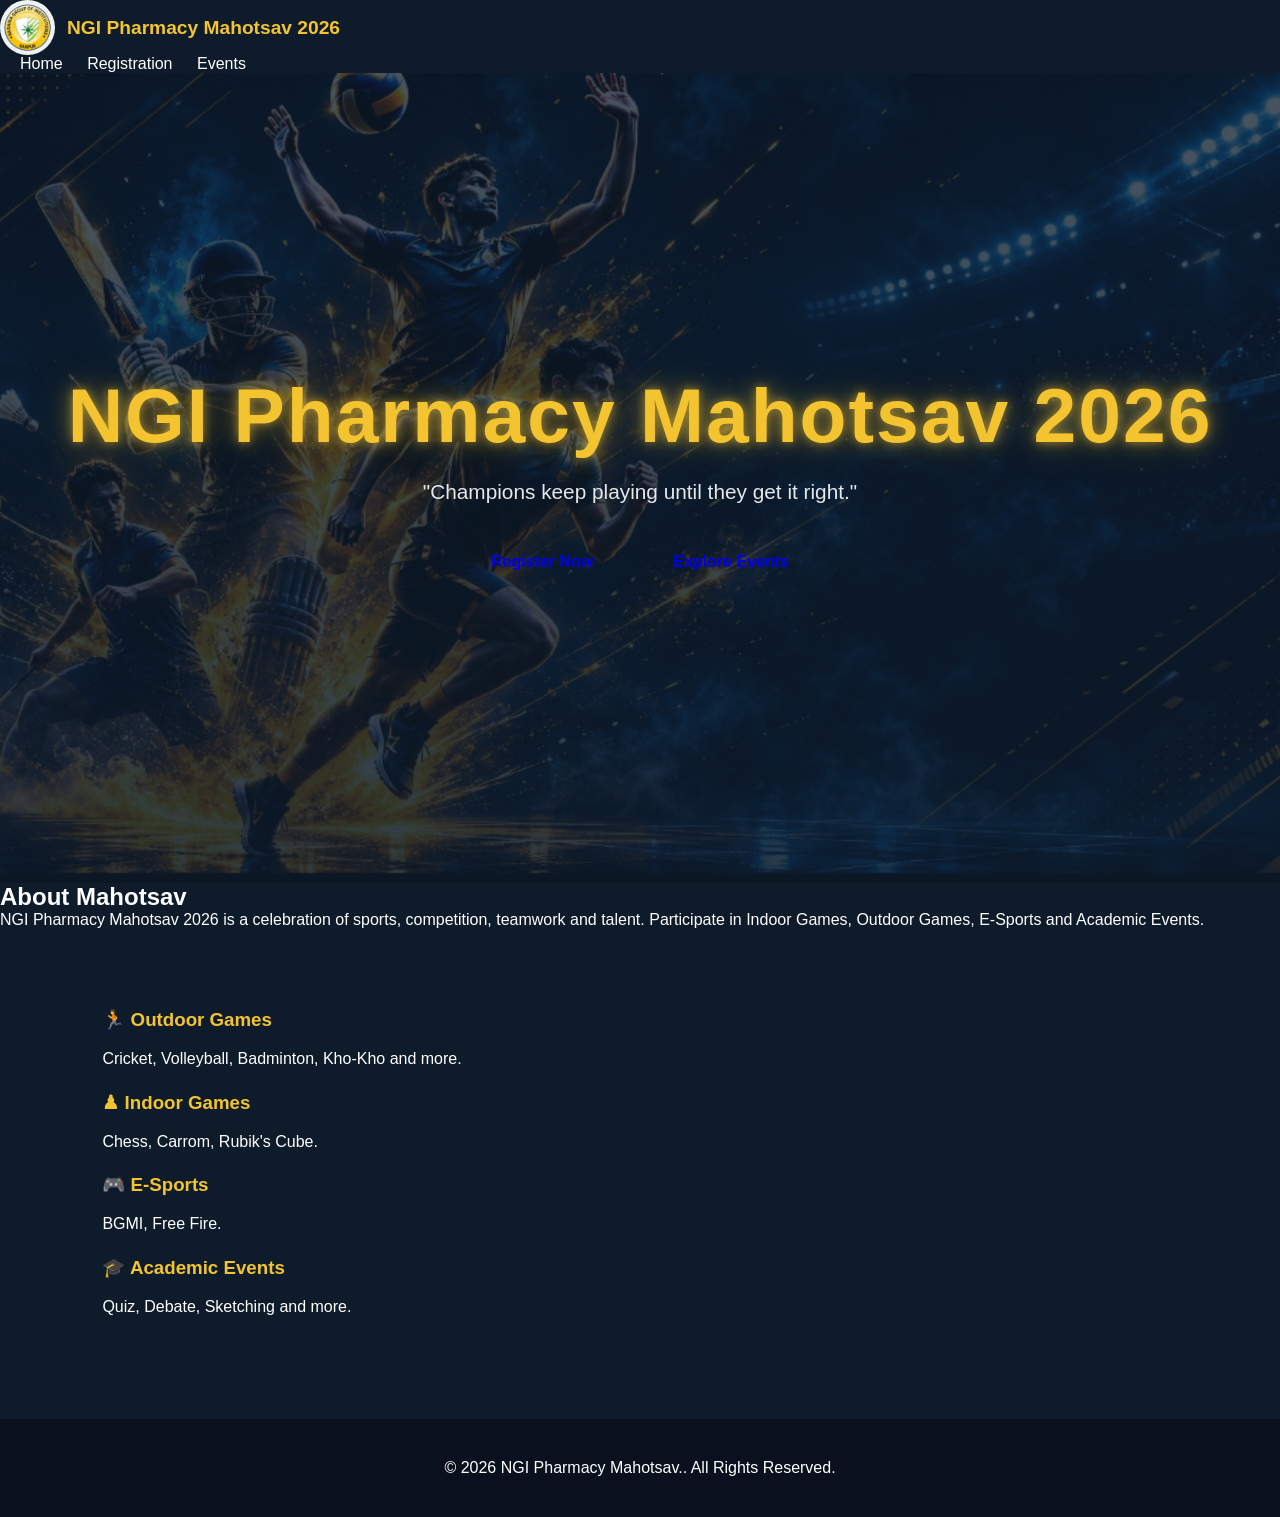
<file: index.html>
<!DOCTYPE html>
<html lang="en">
<head>
<meta charset="UTF-8">
<meta name="viewport" content="width=device-width, initial-scale=1.0">
<title>NGI Pharmacy Mahotsav 2026</title>
<link rel="stylesheet" href="style.css">
</head>

<body>

<header>
    <div class="logo-area">
<img src="png-clipart-naraina-college-of-engineering-technology-national-sugar-institute-university-tzu-chi-college-of-technology-label-logo.png" class="logo" alt="NGI Logo">
<span>NGI Pharmacy Mahotsav 2026</span>
    </div>

    <nav>
        <a href="index.html">Home</a>
        <a href="registration.html">Registration</a>
        <a href="events.html">Events</a>
    </nav>
</header>

<section class="hero">

    <div class="overlay">

        <h1>NGI Pharmacy Mahotsav 2026</h1>

        <p>
            "Champions keep playing until they get it right."
        </p>

        <div class="buttons">
            <a href="registration.html" class="btn">Register Now</a>
            <a href="events.html" class="btn btn2">Explore Events</a>
        </div>

    </div>

</section>

<section class="about">

    <h2>About Mahotsav</h2>

    <p>
        NGI Pharmacy Mahotsav 2026 is a celebration of sports,
        competition, teamwork and talent. Participate in Indoor Games,
        Outdoor Games, E-Sports and Academic Events.
    </p>

</section>

<section class="categories">

    <div class="card">
        <h3>🏃 Outdoor Games</h3>
        <p>Cricket, Volleyball, Badminton, Kho-Kho and more.</p>
    </div>

    <div class="card">
        <h3>♟ Indoor Games</h3>
        <p>Chess, Carrom, Rubik's Cube.</p>
    </div>

    <div class="card">
        <h3>🎮 E-Sports</h3>
        <p>BGMI, Free Fire.</p>
    </div>

    <div class="card">
        <h3>🎓 Academic Events</h3>
        <p>Quiz, Debate, Sketching and more.</p>
    </div>

</section>

<footer>
    © 2026 NGI Pharmacy Mahotsav.. All Rights Reserved.
</footer>

</body>
</html>
</file>
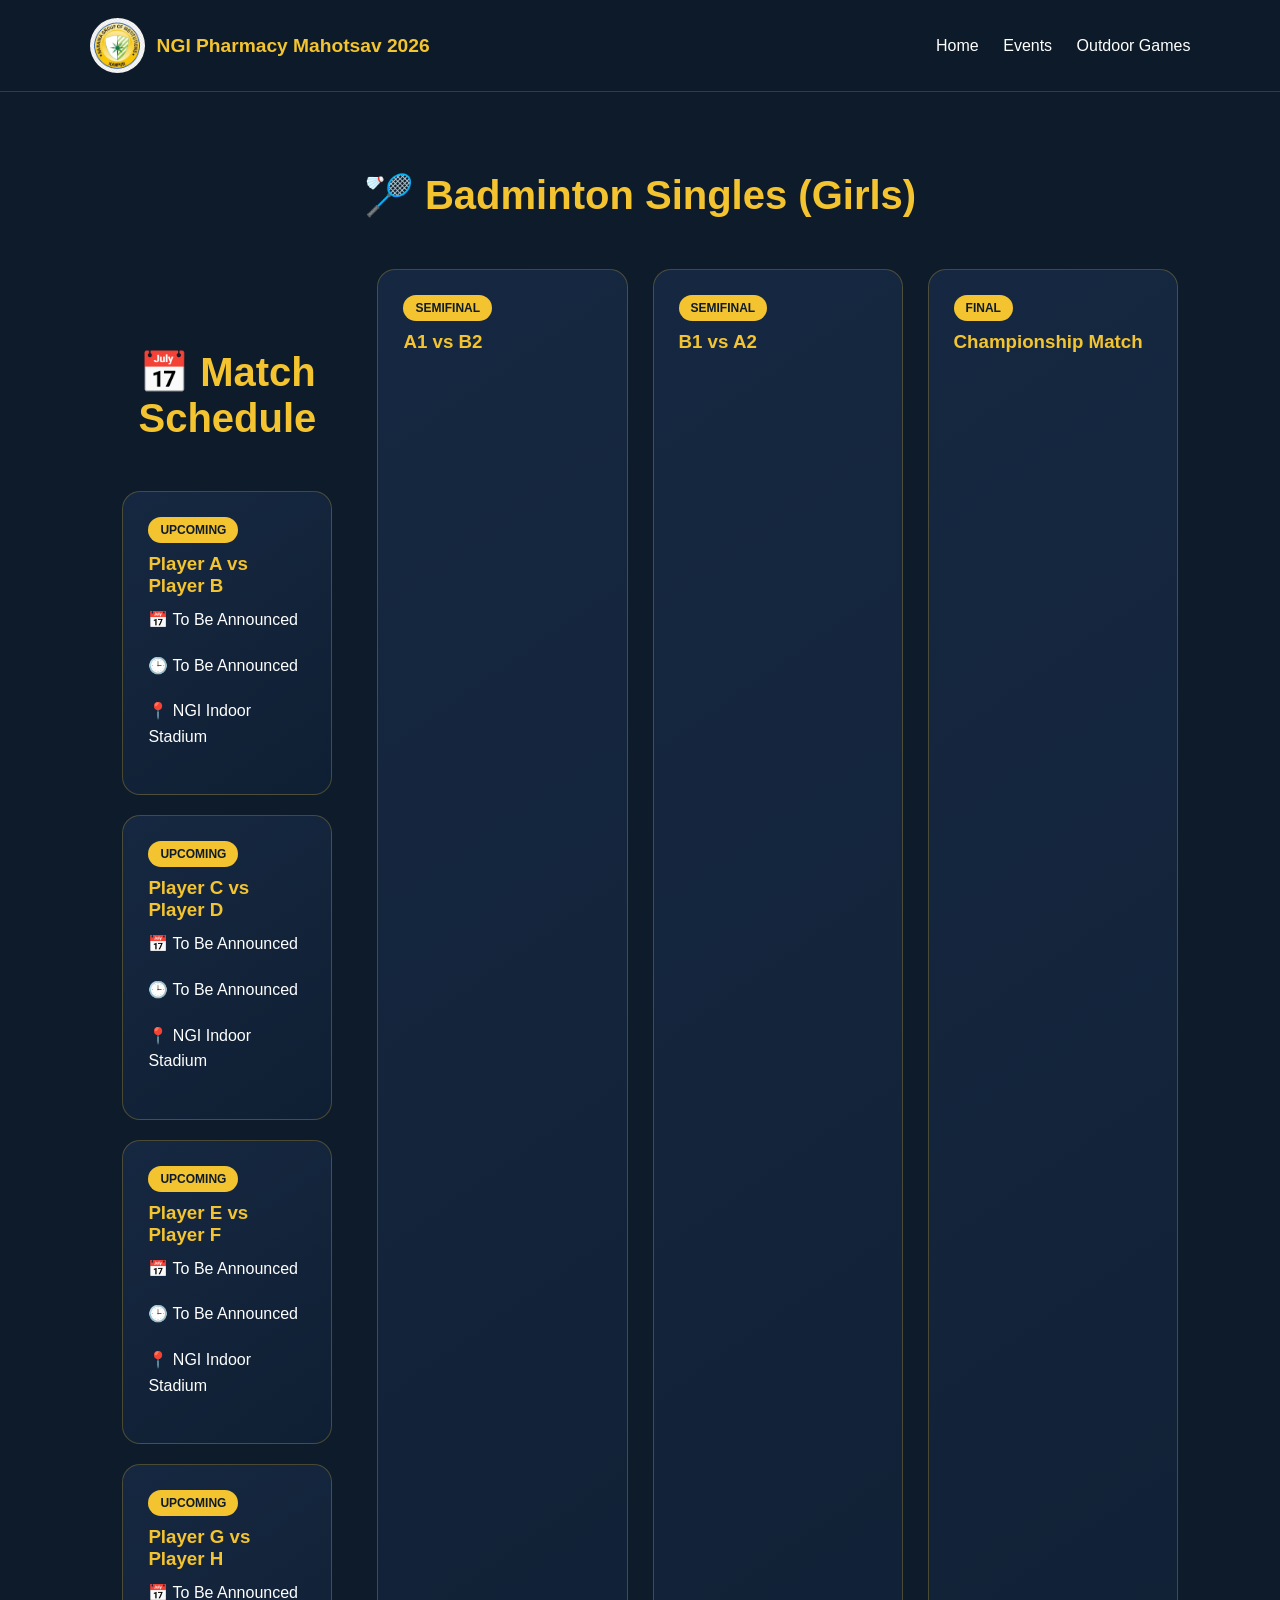
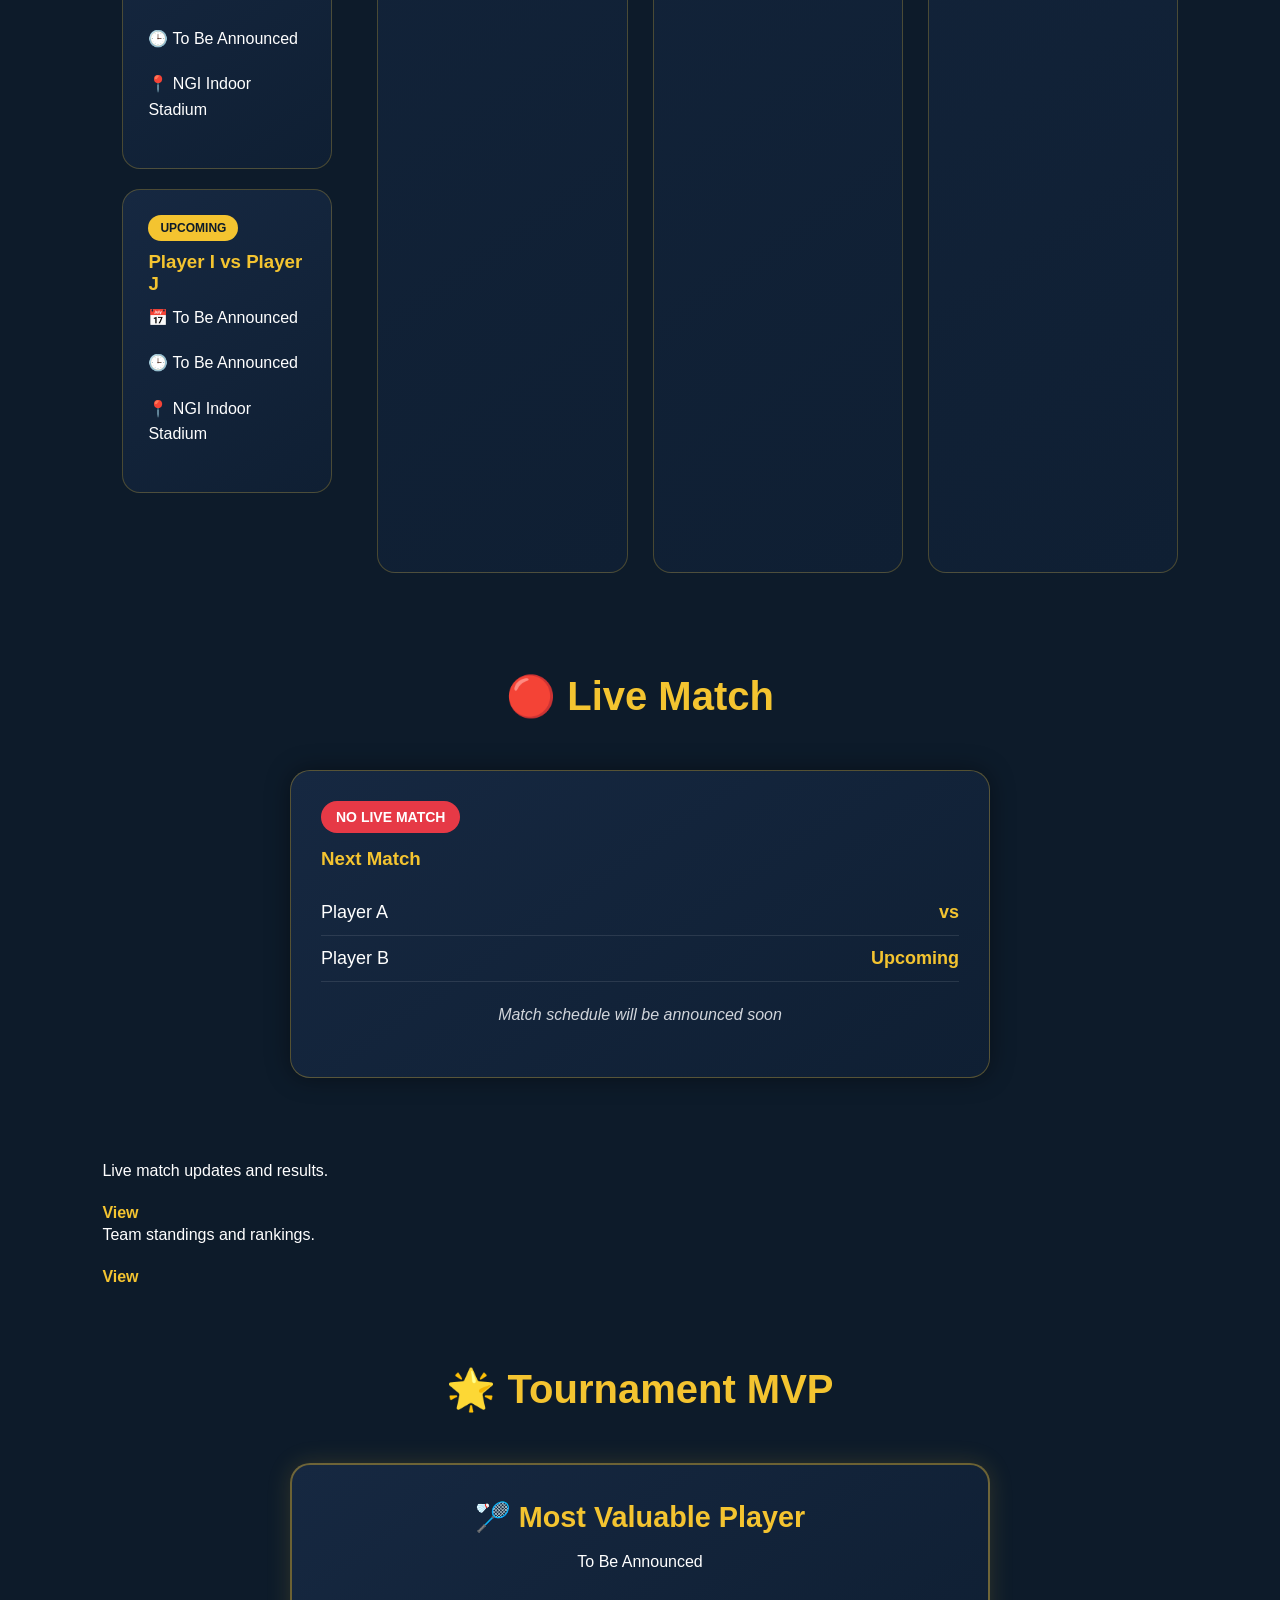
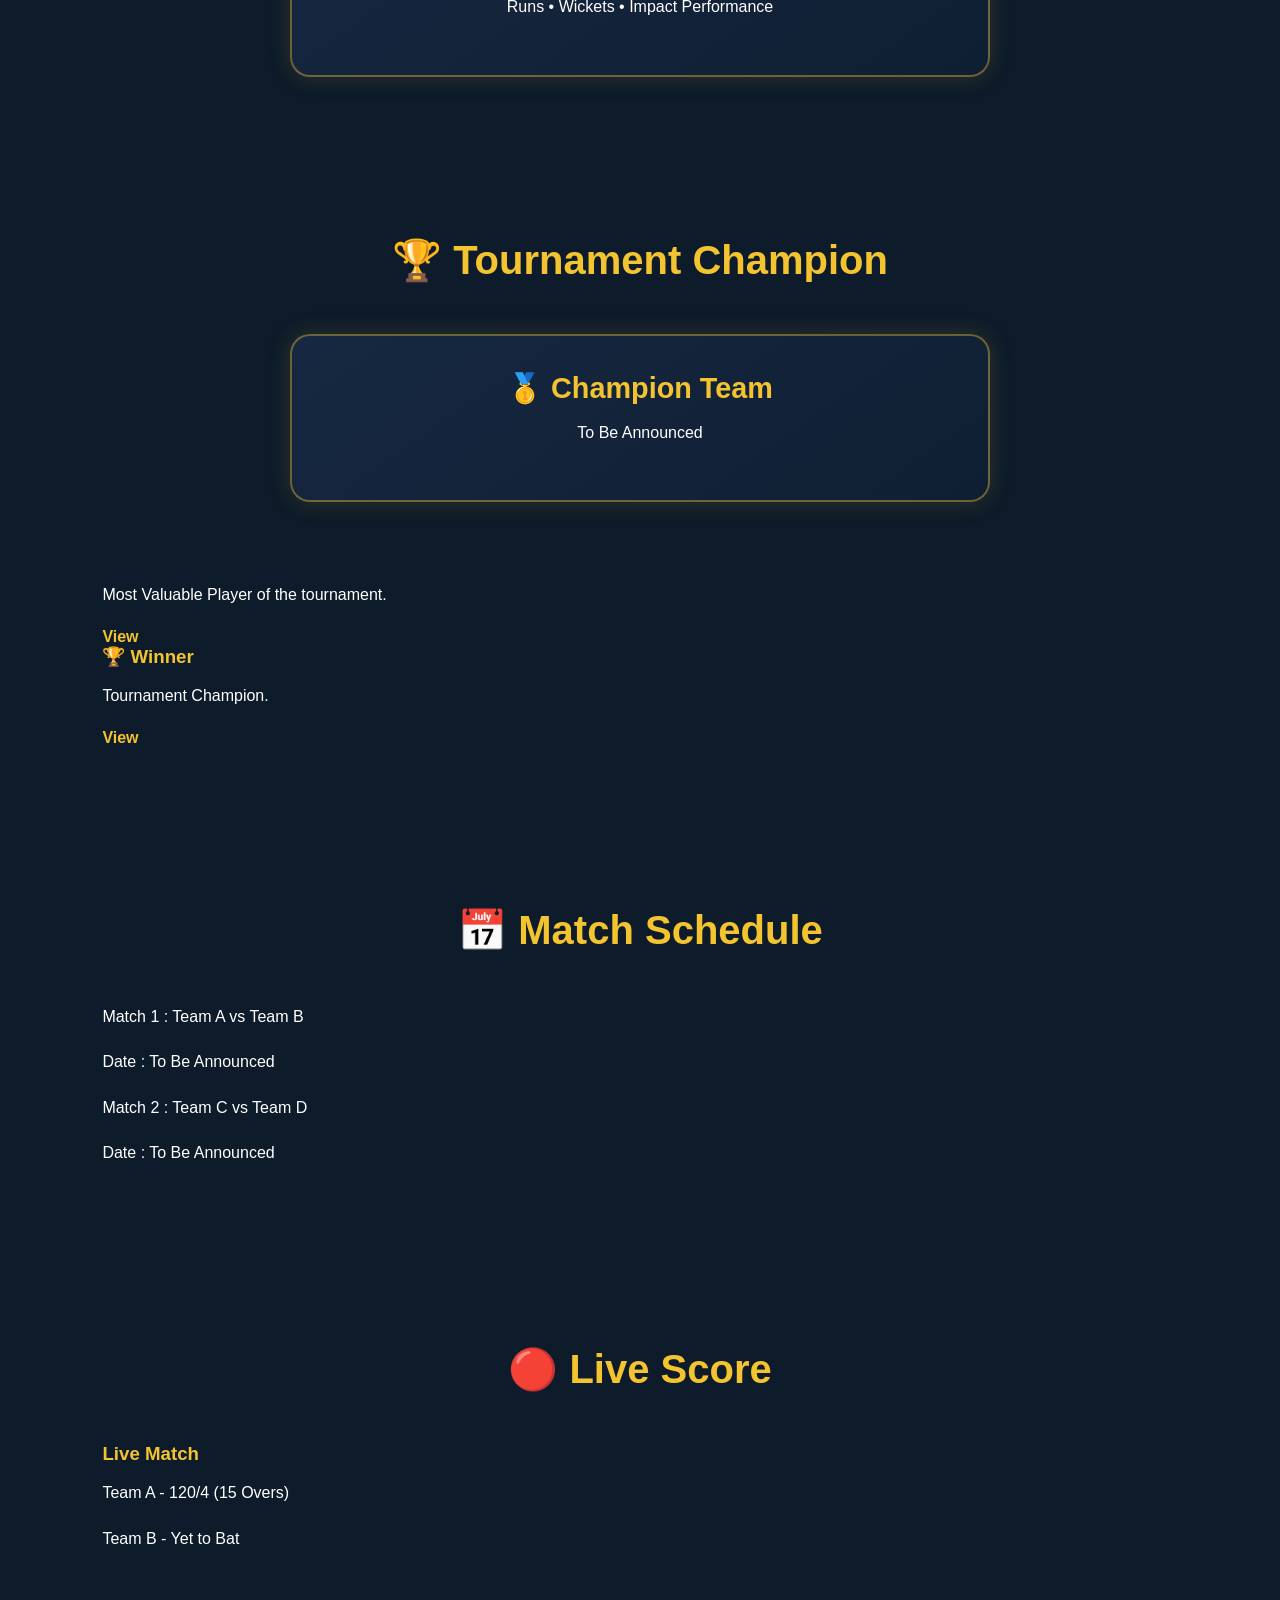
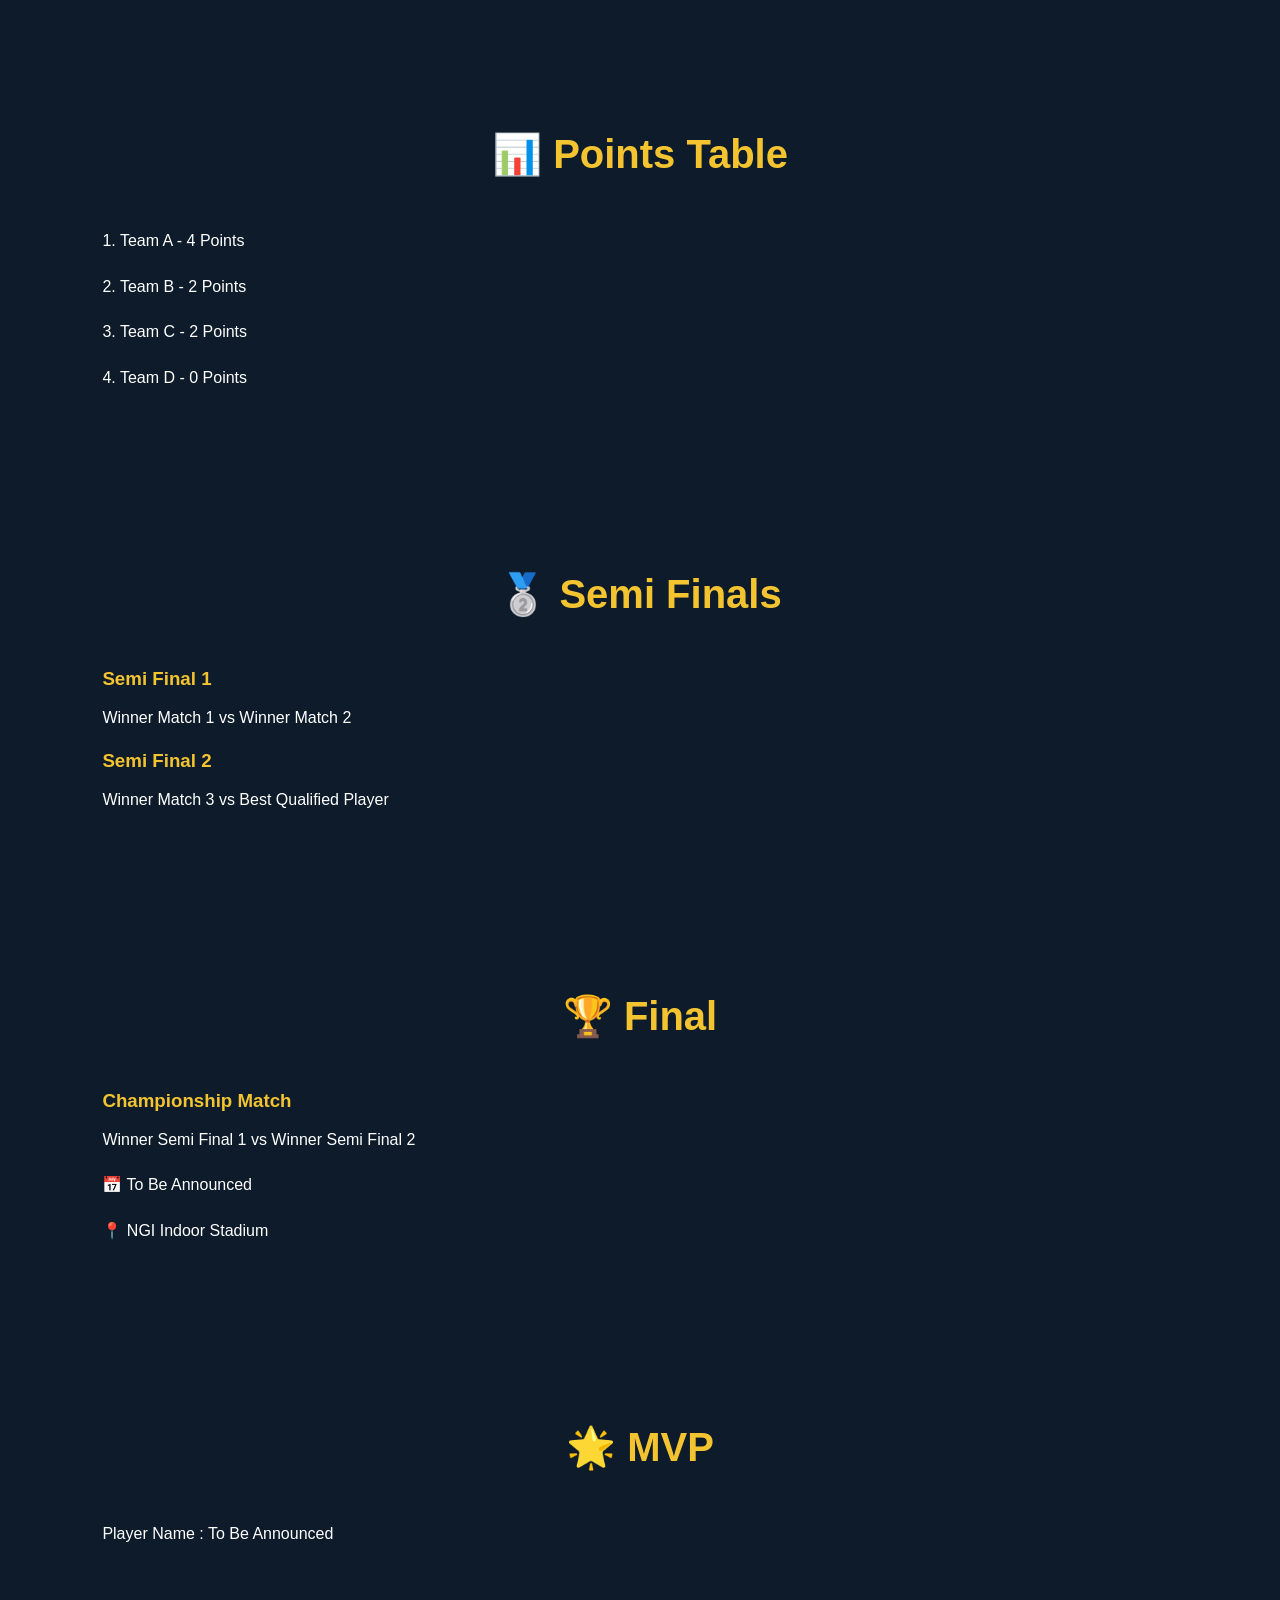
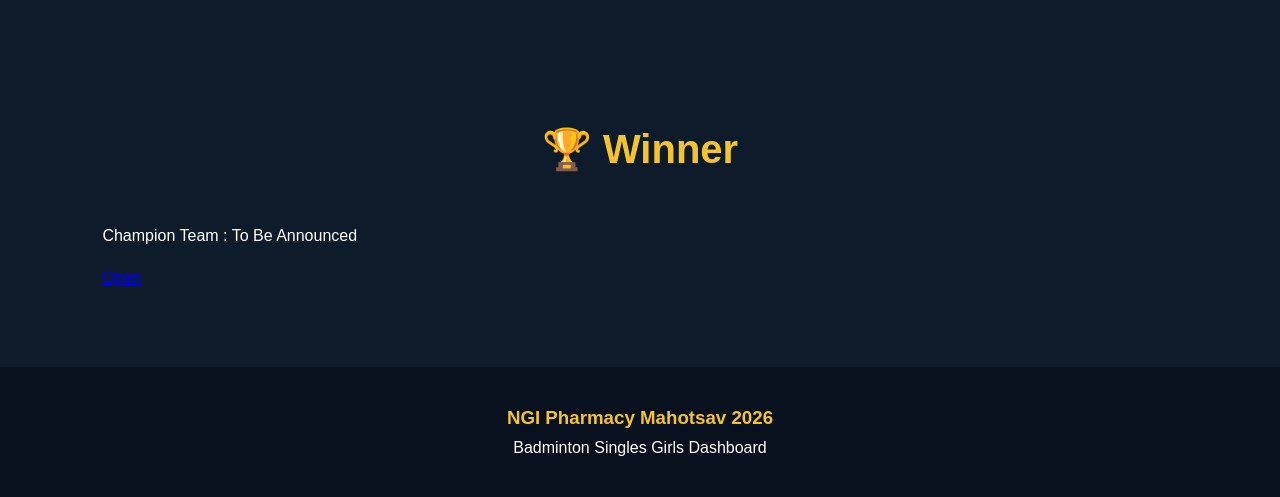
<file: badminton-singles-girls.html>
<!DOCTYPE html><html lang="en">
<head>
<meta charset="UTF-8">
<meta name="viewport" content="width=device-width, initial-scale=1.0">
<title>Badminton Singles Girls | NGI Pharmacy Mahotsav 2026</title>
<link rel="stylesheet" href="style.css">
</head><body><header class="navbar"><div class="logo-area">
<img src="png-clipart-naraina-college-of-engineering-technology-national-sugar-institute-university-tzu-chi-college-of-technology-label-logo.png" class="logo">
<span>NGI Pharmacy Mahotsav 2026</span>
</div><nav>
<a href="index.html">Home</a>
<a href="events.html">Events</a>
<a href="outdoor-games.html">Outdoor Games</a>
</nav></header><section class="categories"><h2 class="section-title">
🏸 Badminton Singles (Girls)
</h2><div class="cards"><div class="card">
<section class="categories" id="schedule"><h2 class="section-title">📅 Match Schedule</h2><div class="fixture-card">
<div class="fixture-status upcoming">UPCOMING</div>
<h3>Player A vs Player B</h3>
<p>📅 To Be Announced</p>
<p>🕒 To Be Announced</p>
<p>📍 NGI Indoor Stadium</p>
</div>

<div class="fixture-card">
<div class="fixture-status upcoming">UPCOMING</div>
<h3>Player C vs Player D</h3>
<p>📅 To Be Announced</p>
<p>🕒 To Be Announced</p>
<p>📍 NGI Indoor Stadium</p>
</div>

<div class="fixture-card">
<div class="fixture-status upcoming">UPCOMING</div>
<h3>Player E vs Player F</h3>
<p>📅 To Be Announced</p>
<p>🕒 To Be Announced</p>
<p>📍 NGI Indoor Stadium</p>
</div>

<div class="fixture-card">
<div class="fixture-status upcoming">UPCOMING</div>
<h3>Player G vs Player H</h3>
<p>📅 To Be Announced</p>
<p>🕒 To Be Announced</p>
<p>📍 NGI Indoor Stadium</p>
</div>

<div class="fixture-card">
<div class="fixture-status upcoming">UPCOMING</div>
<h3>Player I vs Player J</h3>
<p>📅 To Be Announced</p>
<p>🕒 To Be Announced</p>
<p>📍 NGI Indoor Stadium</p>
</div>
</div><div class="fixture-card">
<div class="fixture-status upcoming">SEMIFINAL</div>
<h3>A1 vs B2</h3>
</div><div class="fixture-card">
<div class="fixture-status upcoming">SEMIFINAL</div>
<h3>B1 vs A2</h3>
</div><div class="fixture-card">
<div class="fixture-status upcoming">FINAL</div>
<h3>Championship Match</h3>
</div>
</div><div class="card">
<section class="categories" id="live">

<h2 class="section-title">🔴 Live Match</h2>

<div class="live-score-card">

<div class="match-status">
NO LIVE MATCH
</div>

<h3>Next Match</h3>

<div class="team-score">
<span>Player A</span>
<strong>vs</strong>
</div>

<div class="team-score">
<span>Player B</span>
<strong>Upcoming</strong>
</div>

<p class="match-info">
Match schedule will be announced soon
</p>

</div>

</section>
<p>Live match updates and results.</p>
<a href="#live">View</a>
</div><div class="card">
<p>Team standings and rankings.</p>
<a href="#points">View</a>
</div><div class="card">
<section class="categories" id="mvp"><h2 class="section-title">🌟 Tournament MVP</h2><div class="award-card">
<h3>🏸 Most Valuable Player</h3>
<p>To Be Announced</p>
<p>Runs • Wickets • Impact Performance</p>
</div></section><section class="categories" id="winner"><h2 class="section-title">🏆 Tournament Champion</h2><div class="award-card">
<h3>🥇 Champion Team</h3>
<p>To Be Announced</p>
</div></section>
<p>Most Valuable Player of the tournament.</p>
<a href="#mvp">View</a>
</div><div class="card">
<h3>🏆 Winner</h3>
<p>Tournament Champion.</p>
<a href="#winner">View</a>
</div></div></section><section class="categories" id="schedule"><h2 class="section-title">📅 Match Schedule</h2><div class="card">
<p>Match 1 : Team A vs Team B</p>
<p>Date : To Be Announced</p>
</div><div class="card">
<p>Match 2 : Team C vs Team D</p>
<p>Date : To Be Announced</p>
</div></section><section class="categories" id="live"><h2 class="section-title">🔴 Live Score</h2><div class="card">
<h3>Live Match</h3>
<p>Team A - 120/4 (15 Overs)</p>
<p>Team B - Yet to Bat</p>
</div></section><section class="categories" id="points"><h2 class="section-title">📊 Points Table</h2><div class="card">
<p>1. Team A - 4 Points</p>
<p>2. Team B - 2 Points</p>
<p>3. Team C - 2 Points</p>
<p>4. Team D - 0 Points</p>
</div></section><section class="categories" id="semifinal">

<h2 class="section-title">🥈 Semi Finals</h2>

<div class="card">
<h3>Semi Final 1</h3>
<p>Winner Match 1 vs Winner Match 2</p>
</div>

<div class="card">
<h3>Semi Final 2</h3>
<p>Winner Match 3 vs Best Qualified Player</p>
</div>

</section><section class="categories" id="final">

<h2 class="section-title">🏆 Final</h2>

<div class="card">
<h3>Championship Match</h3>
<p>Winner Semi Final 1 vs Winner Semi Final 2</p>
<p>📅 To Be Announced</p>
<p>📍 NGI Indoor Stadium</p>
</div>

</section><section class="categories" id="mvp"><h2 class="section-title">🌟 MVP</h2><div class="card">
<p>Player Name : To Be Announced</p>
</div></section><section class="categories" id="winner"><h2 class="section-title">🏆 Winner</h2><div class="card">
<p>Champion Team : To Be Announced</p>
</div>
<a href="badminton-singles-girls.html">Open</a>
</section>
</div></section><footer>
<h3>NGI Pharmacy Mahotsav 2026</h3>
<p>Badminton Singles Girls Dashboard</p>
</footer></body>
  </html>
</file>
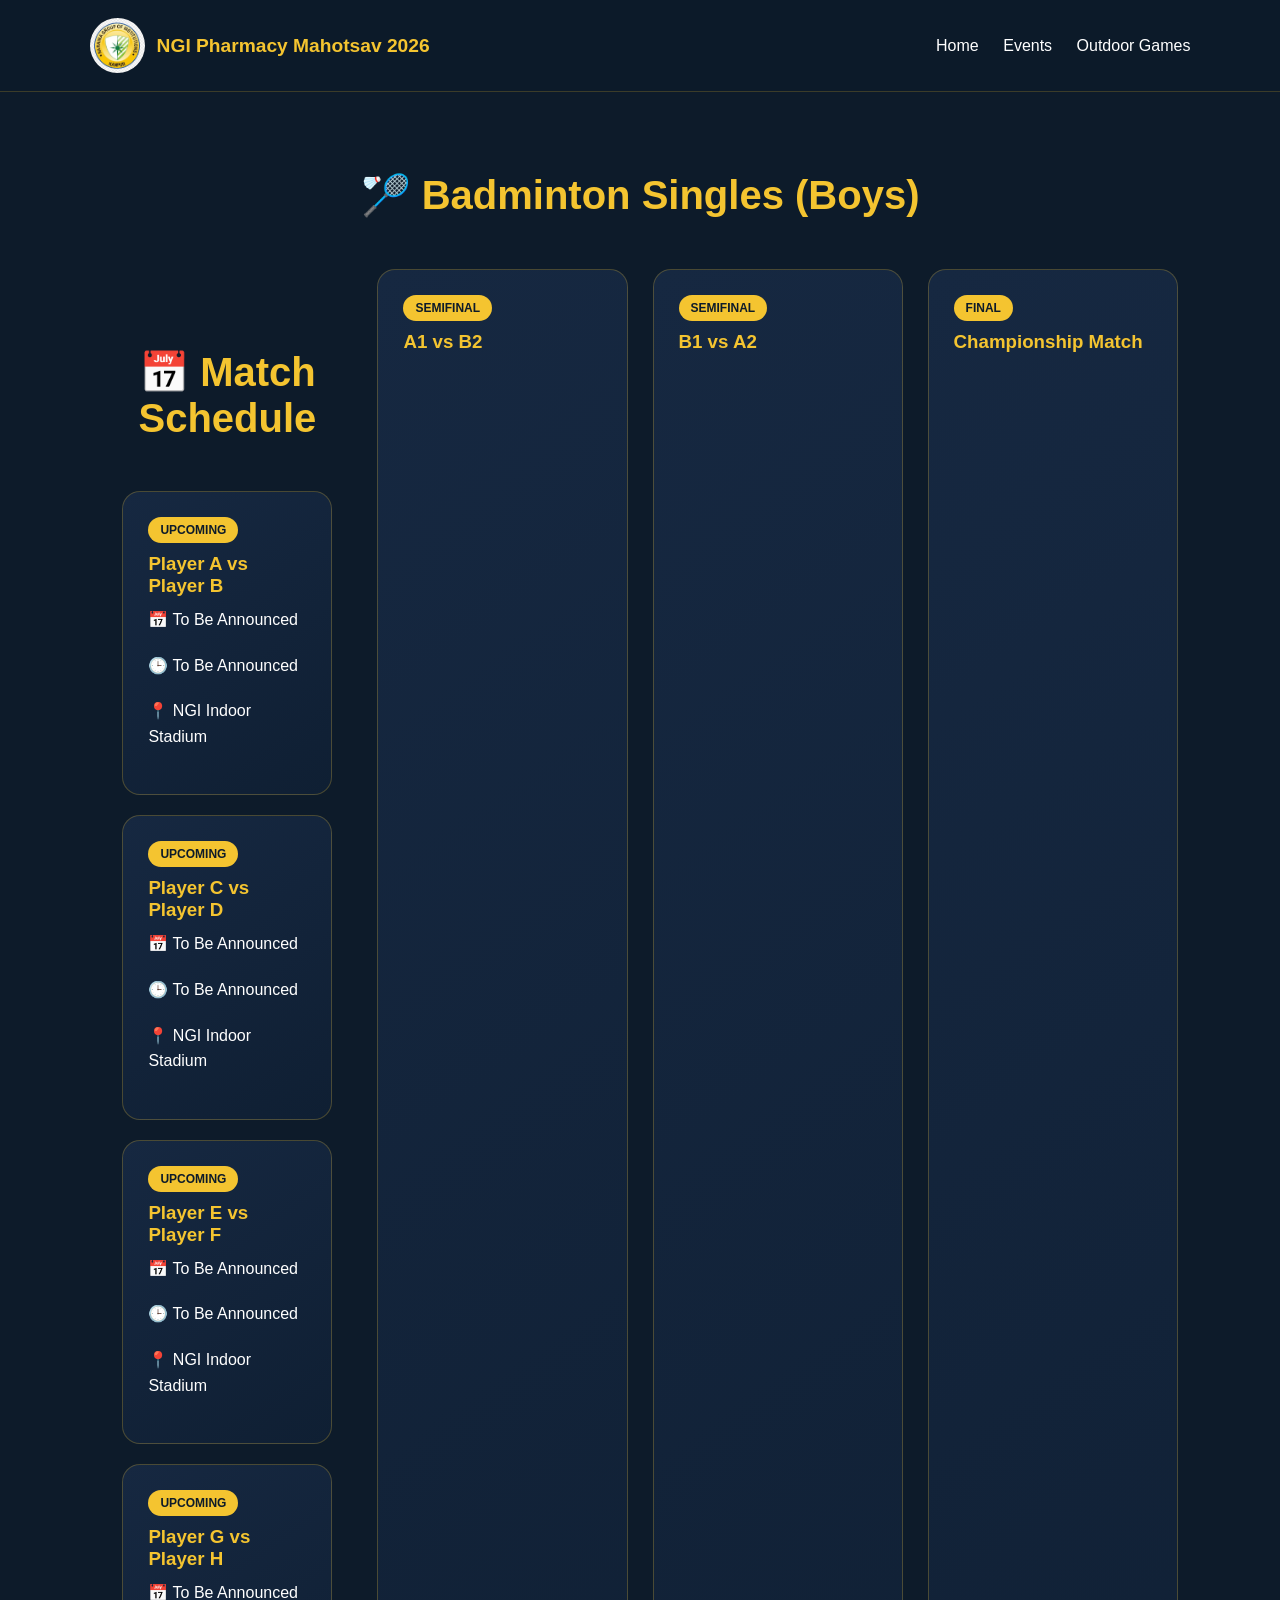
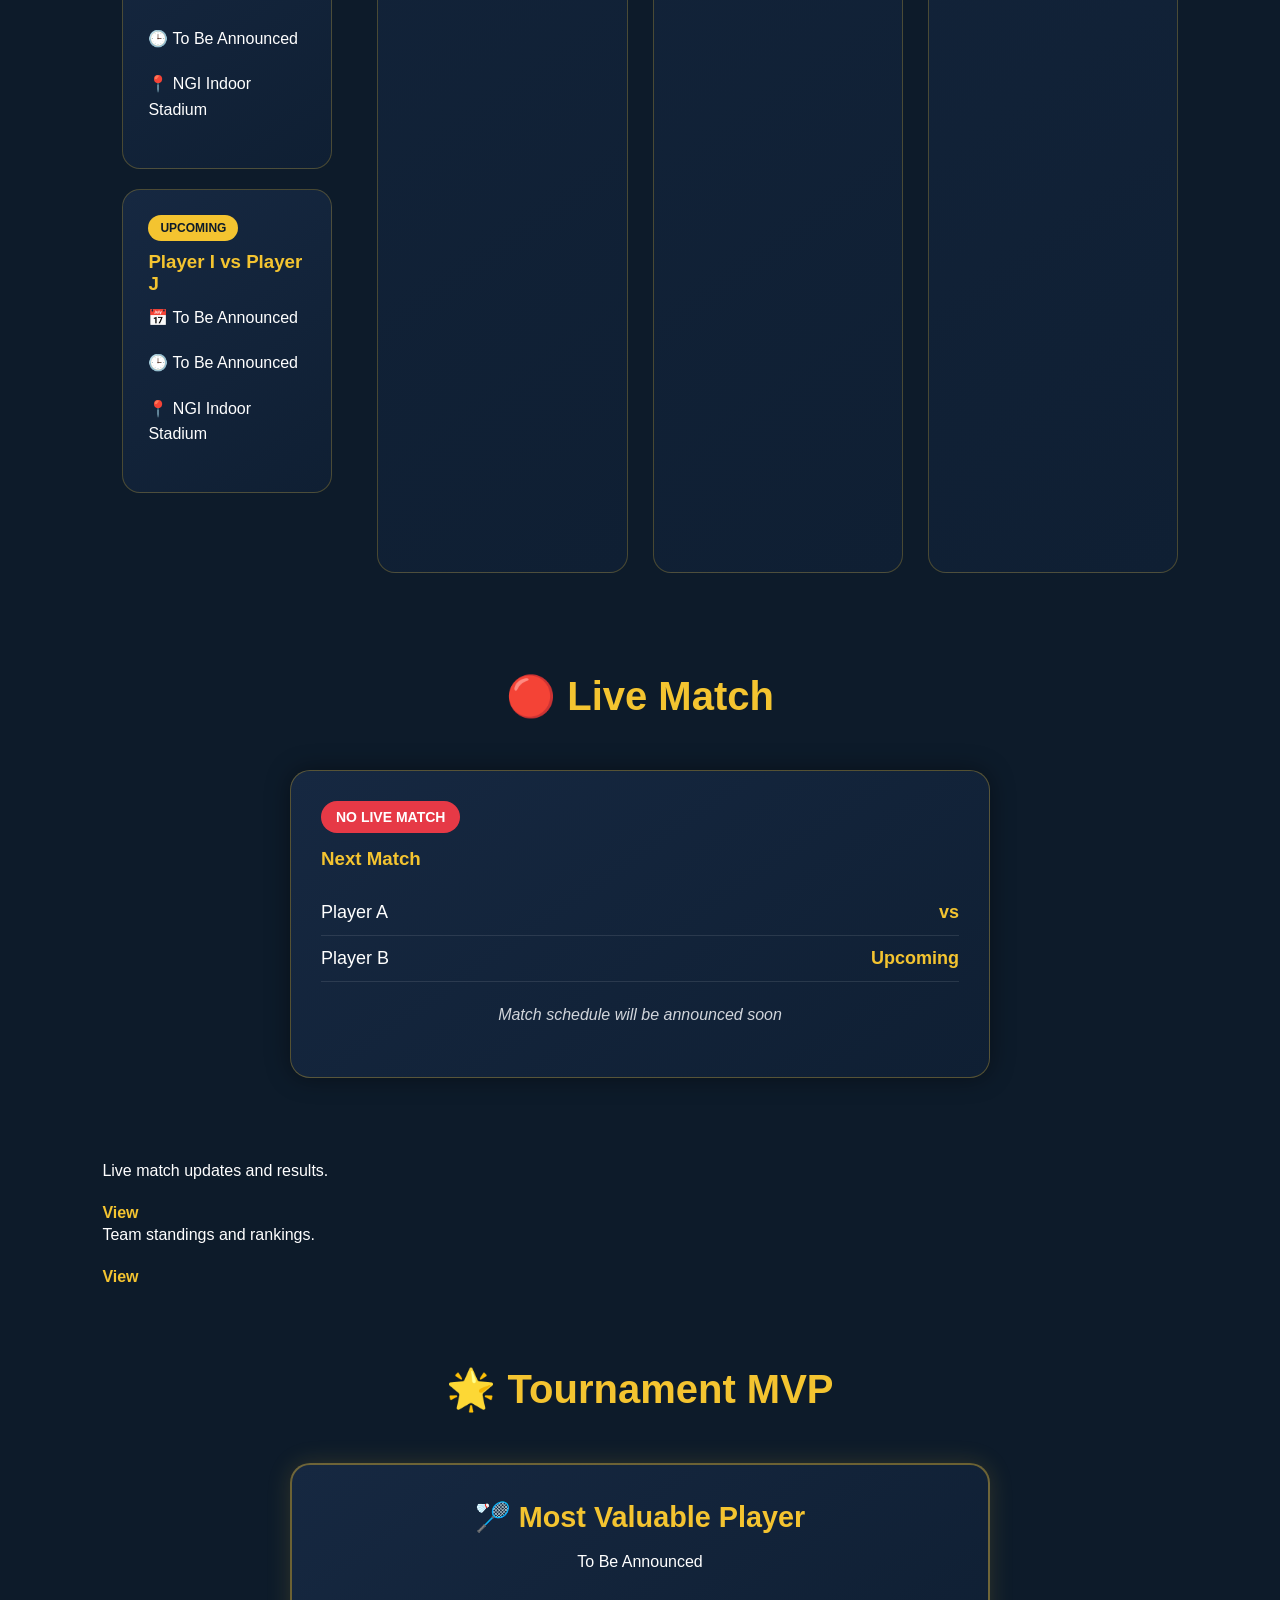
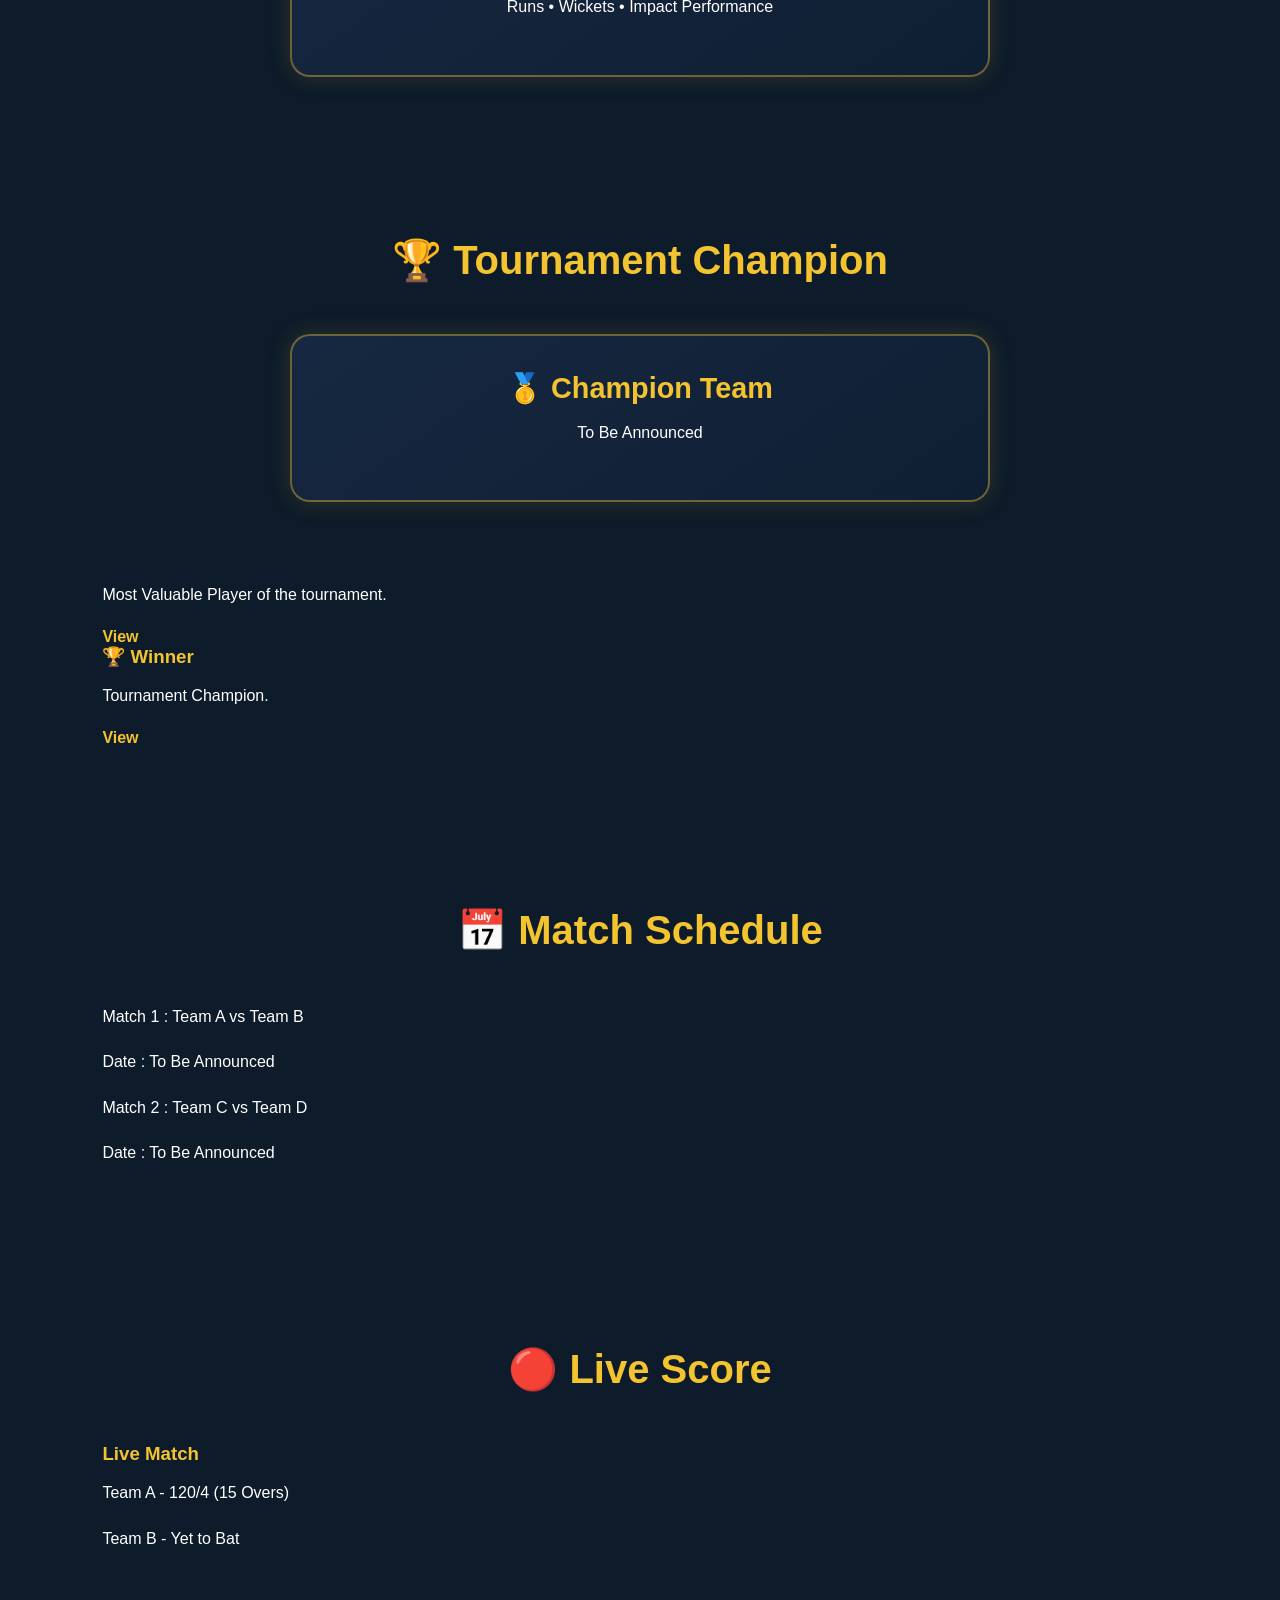
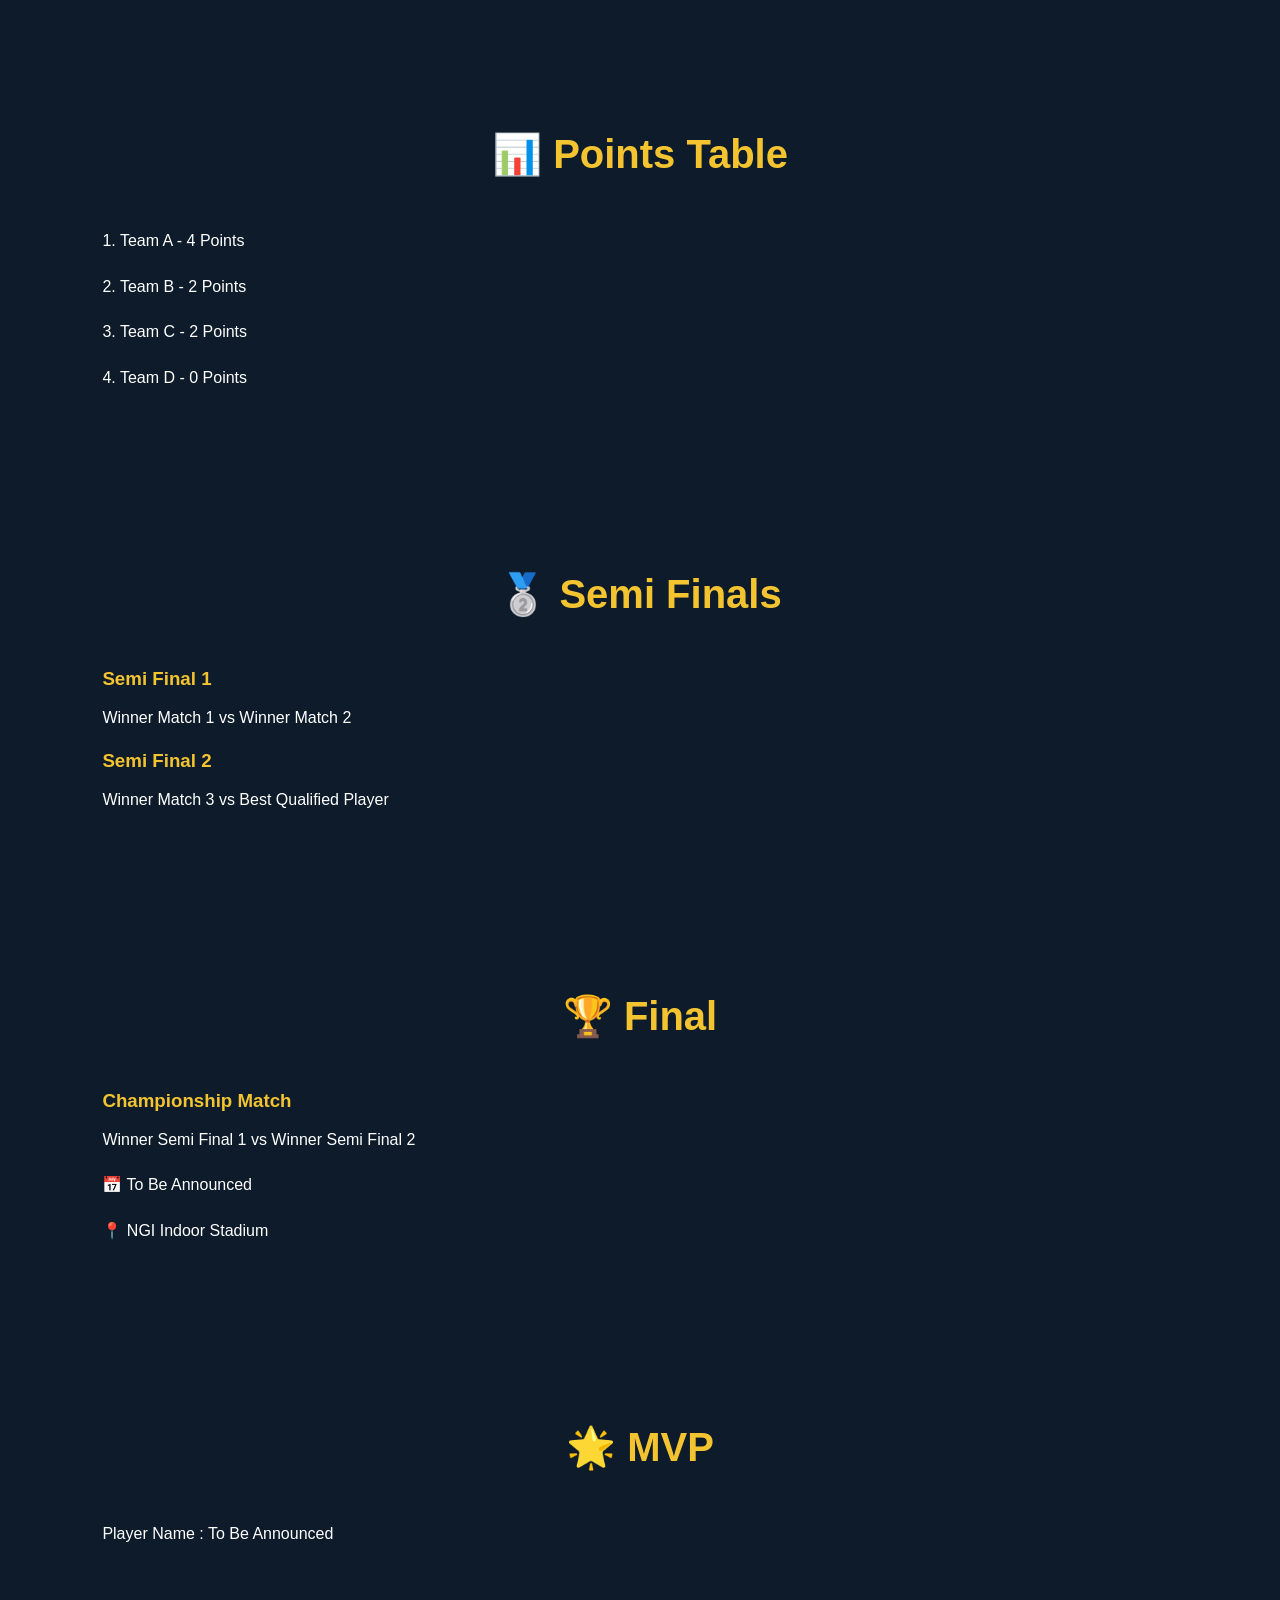
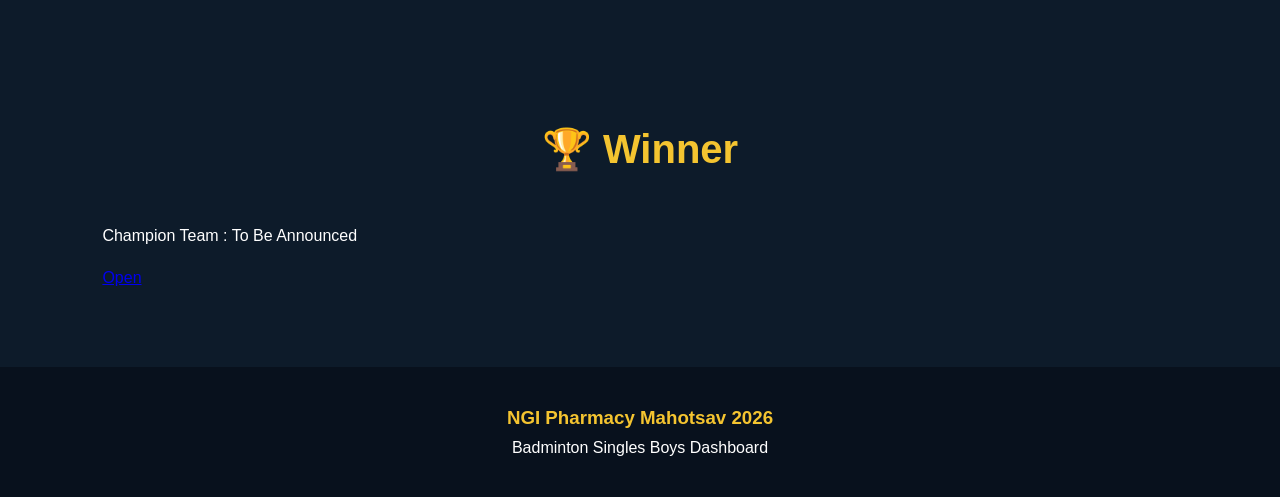
<file: badminton-singles.html>
<!DOCTYPE html><html lang="en">
<head>
<meta charset="UTF-8">
<meta name="viewport" content="width=device-width, initial-scale=1.0">
<title>Badminton Singles Boys | NGI Pharmacy Mahotsav 2026</title>
<link rel="stylesheet" href="style.css">
</head><body><header class="navbar"><div class="logo-area">
<img src="png-clipart-naraina-college-of-engineering-technology-national-sugar-institute-university-tzu-chi-college-of-technology-label-logo.png" class="logo">
<span>NGI Pharmacy Mahotsav 2026</span>
</div><nav>
<a href="index.html">Home</a>
<a href="events.html">Events</a>
<a href="outdoor-games.html">Outdoor Games</a>
</nav></header><section class="categories"><h2 class="section-title">
🏸 Badminton Singles (Boys)
</h2><div class="cards"><div class="card">
<section class="categories" id="schedule"><h2 class="section-title">📅 Match Schedule</h2><div class="fixture-card">
<div class="fixture-status upcoming">UPCOMING</div>
<h3>Player A vs Player B</h3>
<p>📅 To Be Announced</p>
<p>🕒 To Be Announced</p>
<p>📍 NGI Indoor Stadium</p>
</div>

<div class="fixture-card">
<div class="fixture-status upcoming">UPCOMING</div>
<h3>Player C vs Player D</h3>
<p>📅 To Be Announced</p>
<p>🕒 To Be Announced</p>
<p>📍 NGI Indoor Stadium</p>
</div>

<div class="fixture-card">
<div class="fixture-status upcoming">UPCOMING</div>
<h3>Player E vs Player F</h3>
<p>📅 To Be Announced</p>
<p>🕒 To Be Announced</p>
<p>📍 NGI Indoor Stadium</p>
</div>

<div class="fixture-card">
<div class="fixture-status upcoming">UPCOMING</div>
<h3>Player G vs Player H</h3>
<p>📅 To Be Announced</p>
<p>🕒 To Be Announced</p>
<p>📍 NGI Indoor Stadium</p>
</div>

<div class="fixture-card">
<div class="fixture-status upcoming">UPCOMING</div>
<h3>Player I vs Player J</h3>
<p>📅 To Be Announced</p>
<p>🕒 To Be Announced</p>
<p>📍 NGI Indoor Stadium</p>
</div>
</div><div class="fixture-card">
<div class="fixture-status upcoming">SEMIFINAL</div>
<h3>A1 vs B2</h3>
</div><div class="fixture-card">
<div class="fixture-status upcoming">SEMIFINAL</div>
<h3>B1 vs A2</h3>
</div><div class="fixture-card">
<div class="fixture-status upcoming">FINAL</div>
<h3>Championship Match</h3>
</div>
</div><div class="card">
<section class="categories" id="live">

<h2 class="section-title">🔴 Live Match</h2>

<div class="live-score-card">

<div class="match-status">
NO LIVE MATCH
</div>

<h3>Next Match</h3>

<div class="team-score">
<span>Player A</span>
<strong>vs</strong>
</div>

<div class="team-score">
<span>Player B</span>
<strong>Upcoming</strong>
</div>

<p class="match-info">
Match schedule will be announced soon
</p>

</div>

</section>
<p>Live match updates and results.</p>
<a href="#live">View</a>
</div><div class="card">
<p>Team standings and rankings.</p>
<a href="#points">View</a>
</div><div class="card">
<section class="categories" id="mvp"><h2 class="section-title">🌟 Tournament MVP</h2><div class="award-card">
<h3>🏸 Most Valuable Player</h3>
<p>To Be Announced</p>
<p>Runs • Wickets • Impact Performance</p>
</div></section><section class="categories" id="winner"><h2 class="section-title">🏆 Tournament Champion</h2><div class="award-card">
<h3>🥇 Champion Team</h3>
<p>To Be Announced</p>
</div></section>
<p>Most Valuable Player of the tournament.</p>
<a href="#mvp">View</a>
</div><div class="card">
<h3>🏆 Winner</h3>
<p>Tournament Champion.</p>
<a href="#winner">View</a>
</div></div></section><section class="categories" id="schedule"><h2 class="section-title">📅 Match Schedule</h2><div class="card">
<p>Match 1 : Team A vs Team B</p>
<p>Date : To Be Announced</p>
</div><div class="card">
<p>Match 2 : Team C vs Team D</p>
<p>Date : To Be Announced</p>
</div></section><section class="categories" id="live"><h2 class="section-title">🔴 Live Score</h2><div class="card">
<h3>Live Match</h3>
<p>Team A - 120/4 (15 Overs)</p>
<p>Team B - Yet to Bat</p>
</div></section><section class="categories" id="points"><h2 class="section-title">📊 Points Table</h2><div class="card">
<p>1. Team A - 4 Points</p>
<p>2. Team B - 2 Points</p>
<p>3. Team C - 2 Points</p>
<p>4. Team D - 0 Points</p>
</div></section><section class="categories" id="semifinal">

<h2 class="section-title">🥈 Semi Finals</h2>

<div class="card">
<h3>Semi Final 1</h3>
<p>Winner Match 1 vs Winner Match 2</p>
</div>

<div class="card">
<h3>Semi Final 2</h3>
<p>Winner Match 3 vs Best Qualified Player</p>
</div>

</section><section class="categories" id="final">

<h2 class="section-title">🏆 Final</h2>

<div class="card">
<h3>Championship Match</h3>
<p>Winner Semi Final 1 vs Winner Semi Final 2</p>
<p>📅 To Be Announced</p>
<p>📍 NGI Indoor Stadium</p>
</div>

</section><section class="categories" id="mvp"><h2 class="section-title">🌟 MVP</h2><div class="card">
<p>Player Name : To Be Announced</p>
</div></section><section class="categories" id="winner"><h2 class="section-title">🏆 Winner</h2><div class="card">
<p>Champion Team : To Be Announced</p>
</div>
<a href="badminton-singles.html">Open</a>
</section>
</div></section><footer>
<h3>NGI Pharmacy Mahotsav 2026</h3>
<p>Badminton Singles Boys Dashboard</p>
</footer></body>
        </html>
</file>
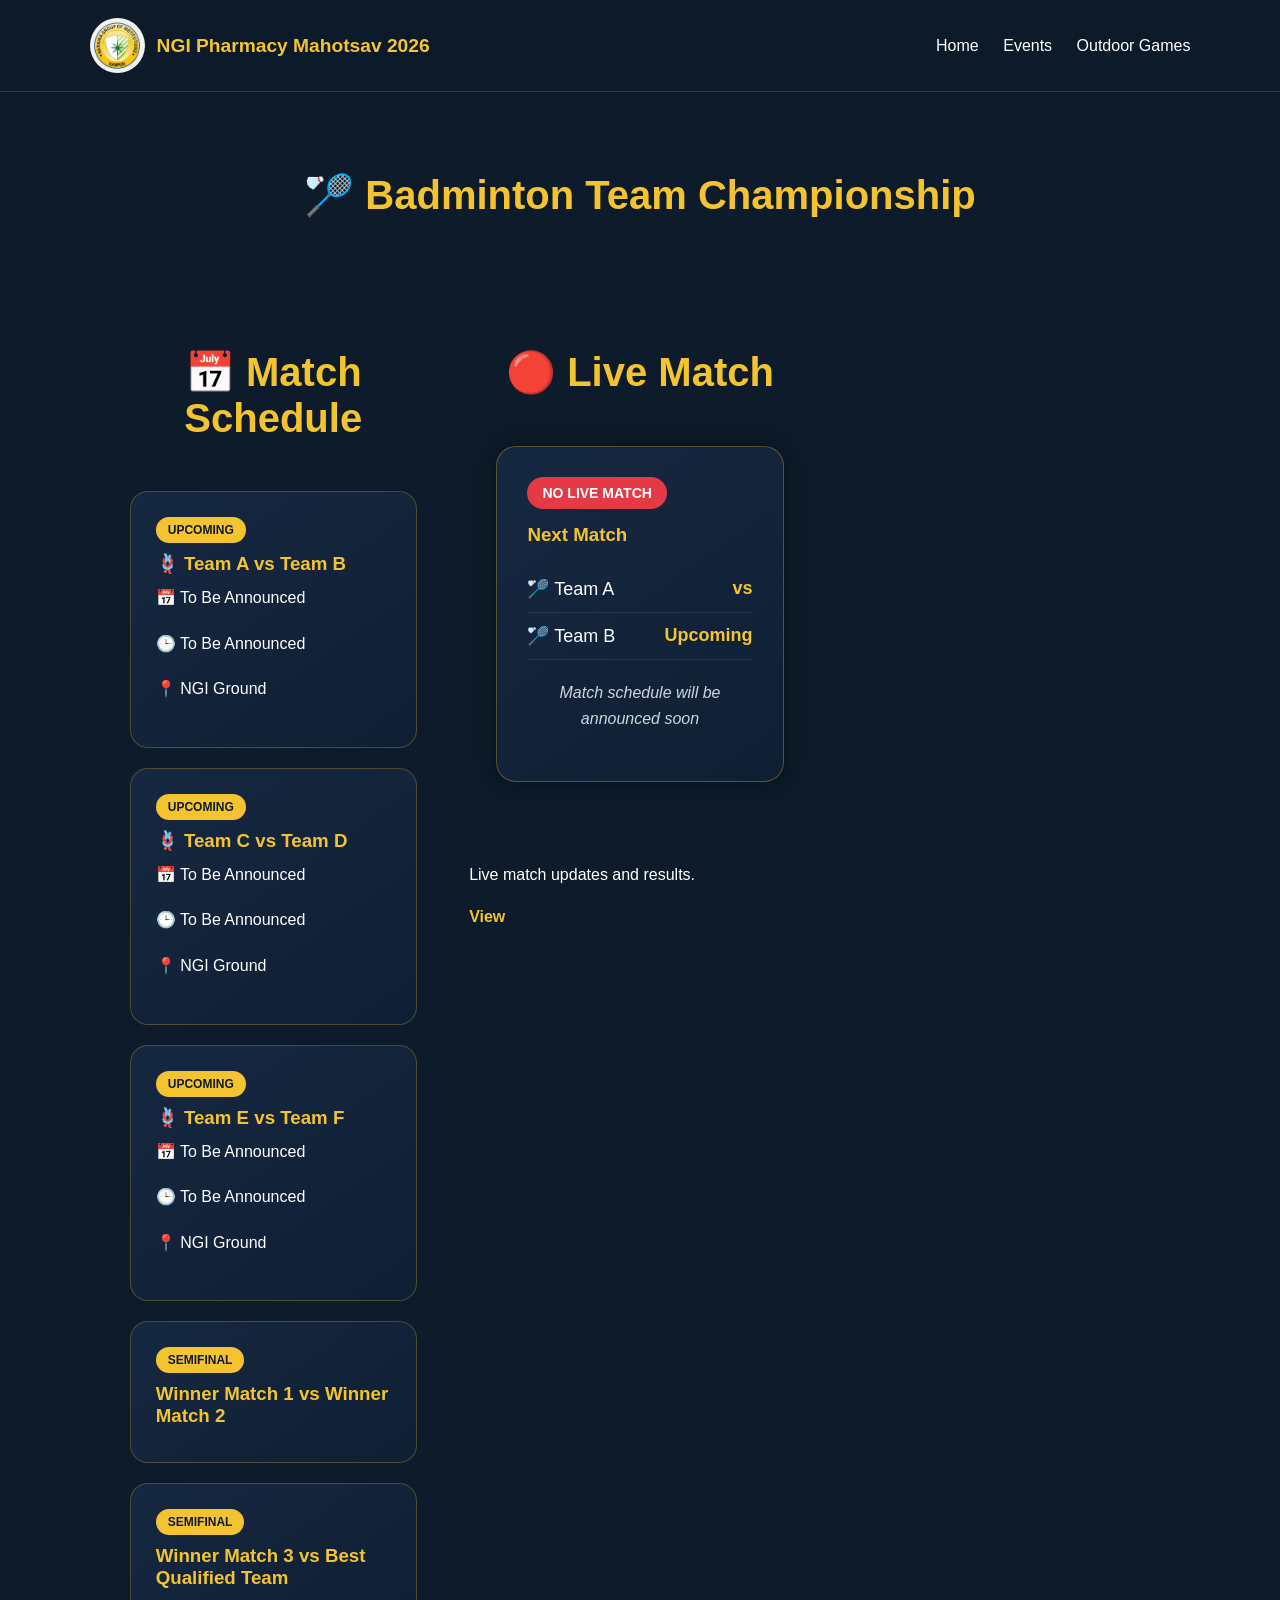
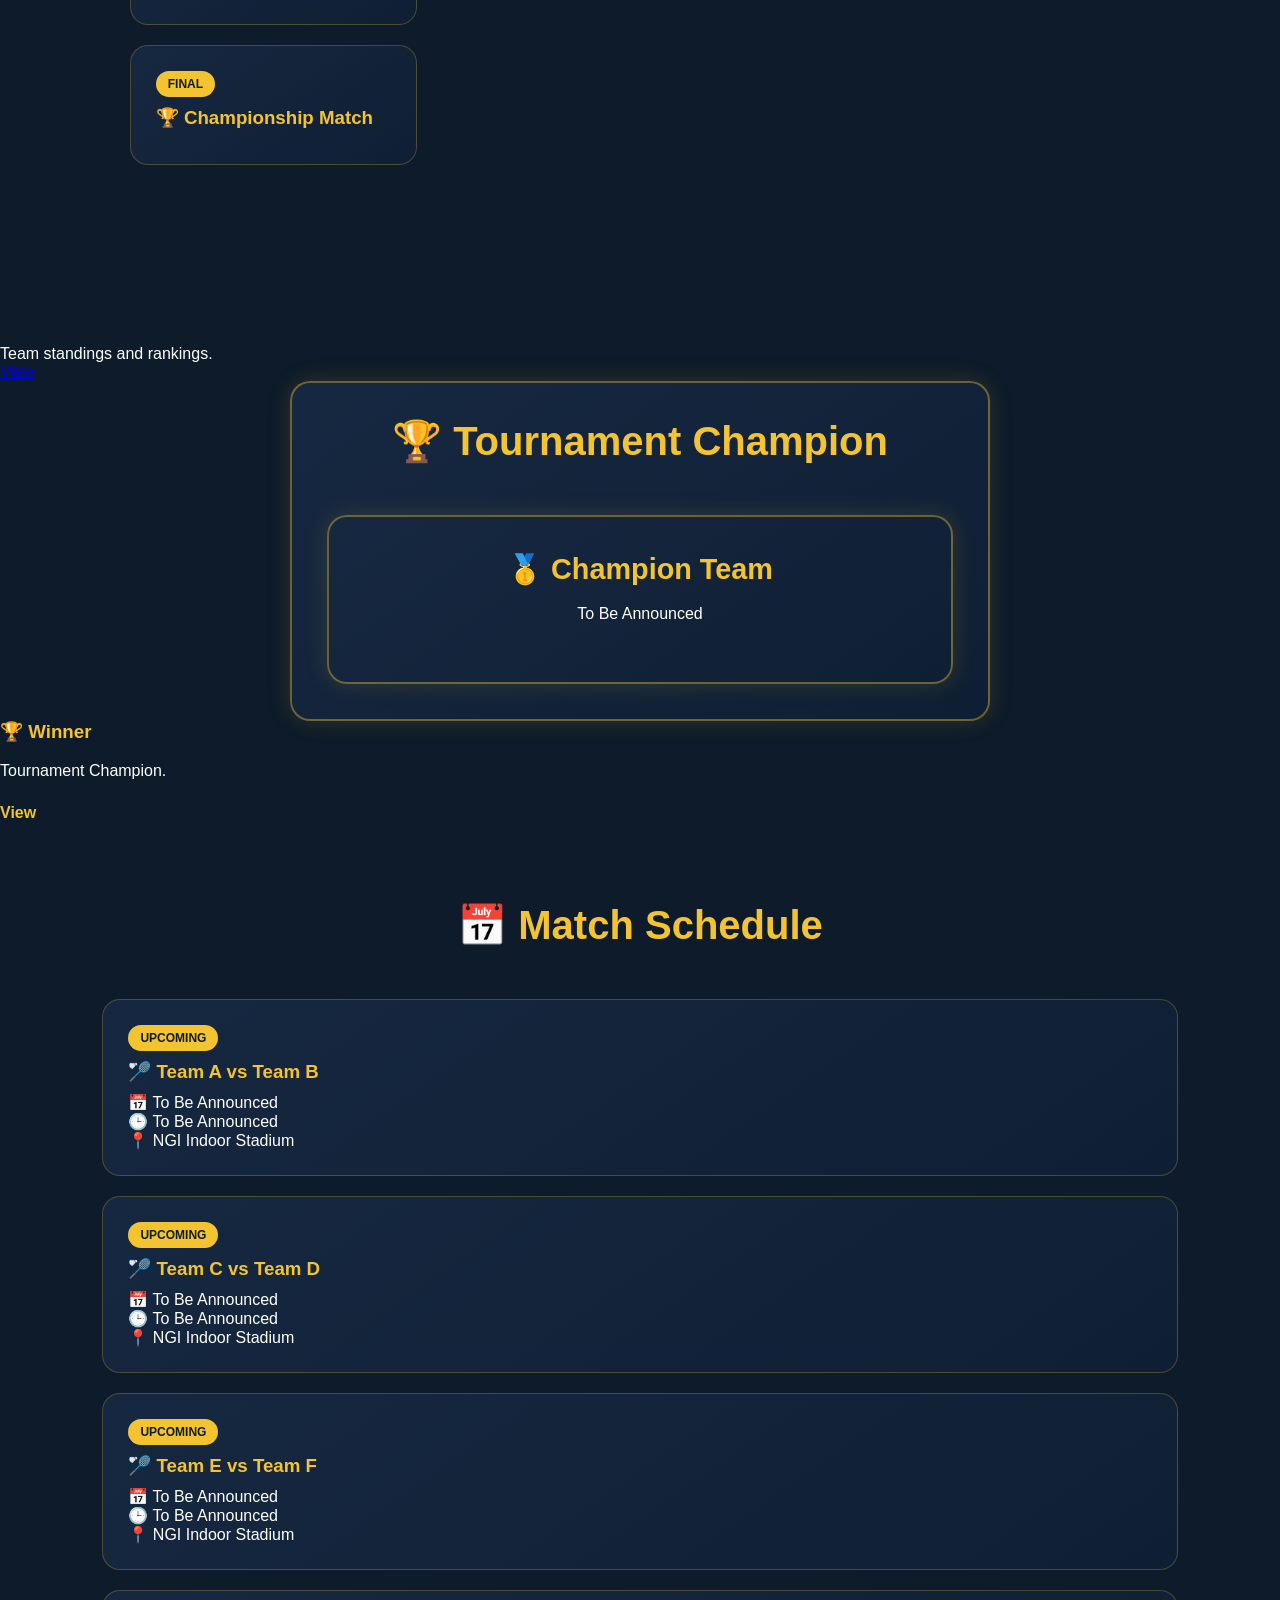
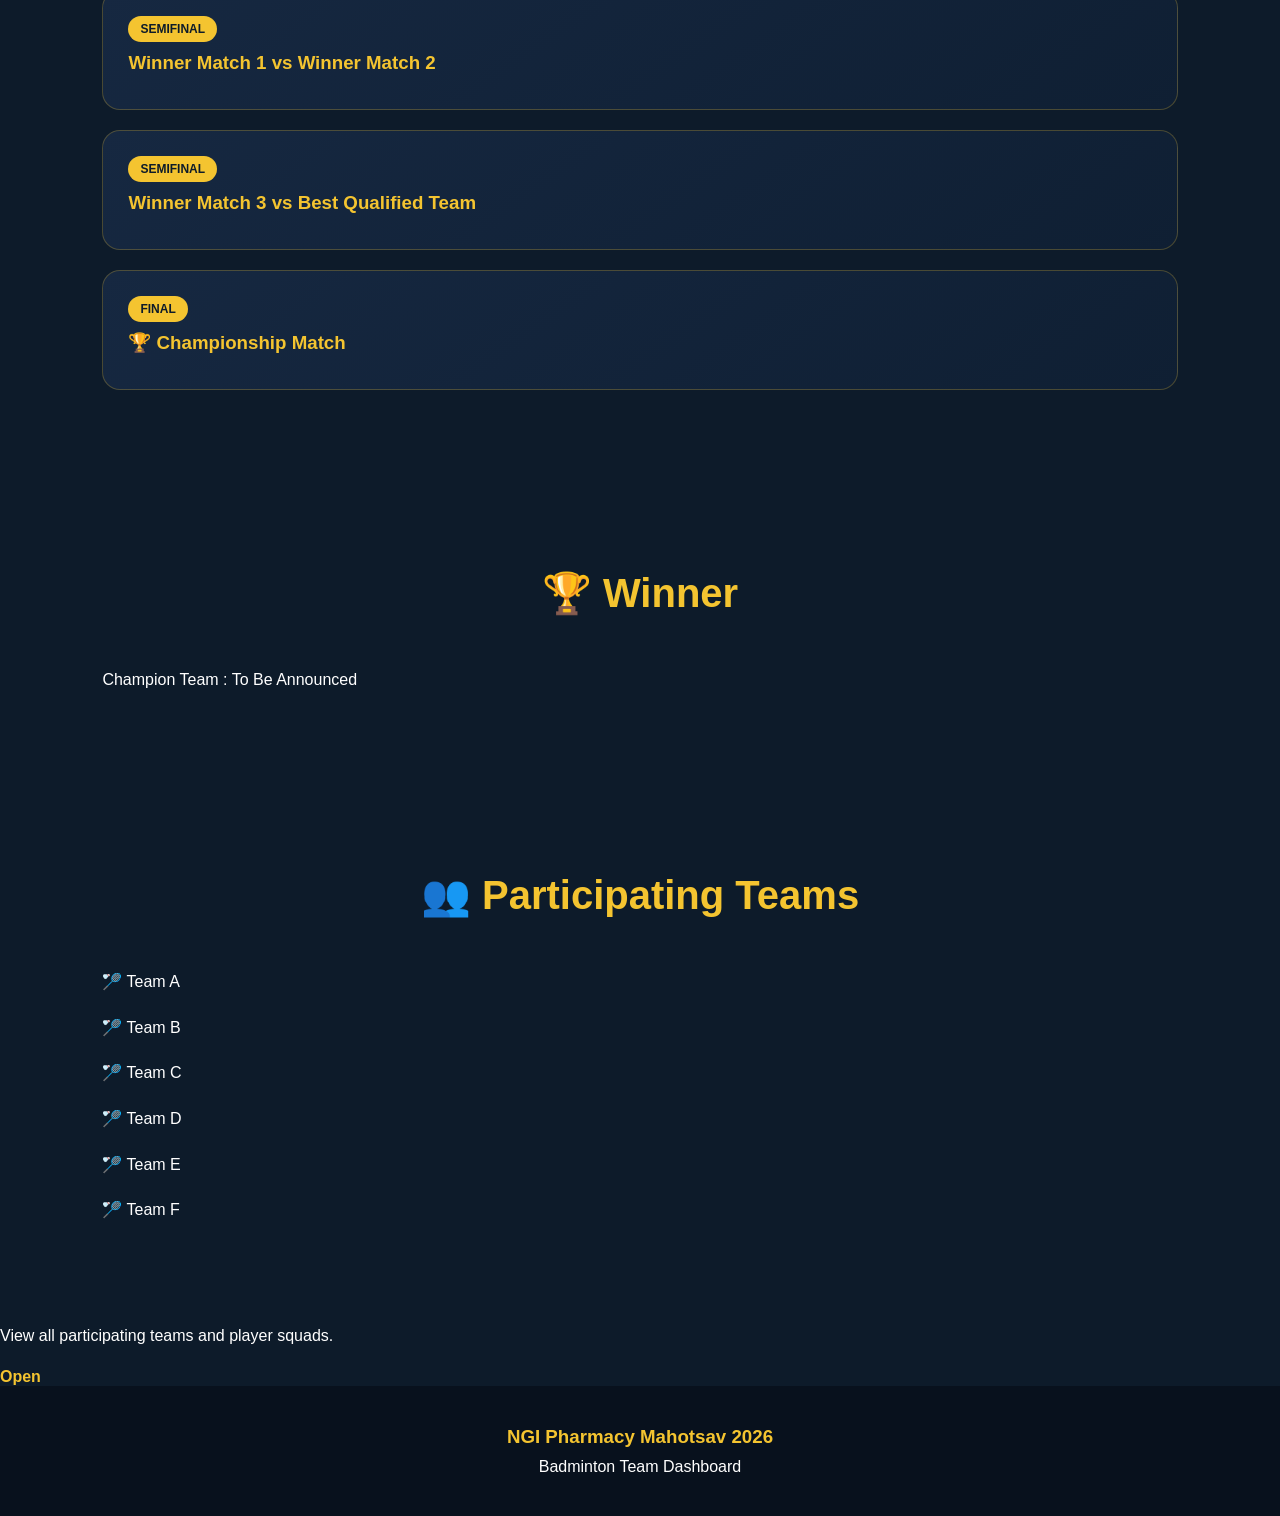
<file: badminton-team.html>
<!DOCTYPE html><html lang="en">
<head>
<meta charset="UTF-8">
<meta name="viewport" content="width=device-width, initial-scale=1.0">
<title>Badminton Team Championship | NGI Pharmacy Mahotsav 2026</title>
<link rel="stylesheet" href="style.css">
</head><body><header class="navbar"><div class="logo-area">
<img src="png-clipart-naraina-college-of-engineering-technology-national-sugar-institute-university-tzu-chi-college-of-technology-label-logo.png" class="logo">
<span>NGI Pharmacy Mahotsav 2026</span>
</div><nav>
<a href="index.html">Home</a>
<a href="events.html">Events</a>
<a href="outdoor-games.html">Outdoor Games</a>
</nav></header><section class="categories"><h2 class="section-title">
🏸 Badminton Team Championship
</h2><div class="cards"><div class="card">
<section class="categories" id="schedule"><h2 class="section-title">📅 Match Schedule</h2><div class="fixture-card">
<div class="fixture-status upcoming">UPCOMING</div>
<h3>🪢 Team A vs Team B</h3>
<p>📅 To Be Announced</p>
<p>🕒 To Be Announced</p>
<p>📍 NGI Ground</p>
</div>

<div class="fixture-card">
<div class="fixture-status upcoming">UPCOMING</div>
<h3>🪢 Team C vs Team D</h3>
<p>📅 To Be Announced</p>
<p>🕒 To Be Announced</p>
<p>📍 NGI Ground</p>
</div>

<div class="fixture-card">
<div class="fixture-status upcoming">UPCOMING</div>
<h3>🪢 Team E vs Team F</h3>
<p>📅 To Be Announced</p>
<p>🕒 To Be Announced</p>
<p>📍 NGI Ground</p>
</div>

<div class="fixture-card">
<div class="fixture-status upcoming">SEMIFINAL</div>
<h3>Winner Match 1 vs Winner Match 2</h3>
</div>

<div class="fixture-card">
<div class="fixture-status upcoming">SEMIFINAL</div>
<h3>Winner Match 3 vs Best Qualified Team</h3>
</div>

<div class="fixture-card">
<div class="fixture-status upcoming">FINAL</div>
<h3>🏆 Championship Match</h3>
</div>
</div><div class="card">
<section class="categories" id="live">

<h2 class="section-title">🔴 Live Match</h2>

<div class="live-score-card">

<div class="match-status">
NO LIVE MATCH
</div>

<h3>Next Match</h3>

<div class="team-score">
<span>🏸 Team A</span>
<strong>vs</strong>
</div>

<div class="team-score">
<span>🏸 Team B</span>
<strong>Upcoming</strong>
</div>

<p class="match-info">
Match schedule will be announced soon
</p>

</div>

</section>
<p>Live match updates and results.</p>
<a href="#live">View</a>
</div><div class="card">

</section>
<p>Team standings and rankings.</p>
<a href="#points">View</a>
</div><div class="card">
<section><div class="award-card"<section class="categories" id="winner"><h2 class="section-title">🏆 Tournament Champion</h2><div class="award-card">
<h3>🥇 Champion Team</h3>
<p>To Be Announced</p>
</div></section>
<div class="card">
<h3>🏆 Winner</h3>
<p>Tournament Champion.</p>
<a href="#winner">View</a>
</div></div></section><section class="categories" id="schedule"><h2 class="section-title">📅 Match Schedule</h2><div class="fixture-card">
<div class="fixture-status upcoming">UPCOMING</div>
<h3>🏸 Team A vs Team B</h3>
<p>📅 To Be Announced</p>
<p>🕒 To Be Announced</p>
<p>📍 NGI Indoor Stadium</p>
</div>

<div class="fixture-card">
<div class="fixture-status upcoming">UPCOMING</div>
<h3>🏸 Team C vs Team D</h3>
<p>📅 To Be Announced</p>
<p>🕒 To Be Announced</p>
<p>📍 NGI Indoor Stadium</p>
</div>

<div class="fixture-card">
<div class="fixture-status upcoming">UPCOMING</div>
<h3>🏸 Team E vs Team F</h3>
<p>📅 To Be Announced</p>
<p>🕒 To Be Announced</p>
<p>📍 NGI Indoor Stadium</p>
</div>

<div class="fixture-card">
<div class="fixture-status upcoming">SEMIFINAL</div>
<h3>Winner Match 1 vs Winner Match 2</h3>
</div>

<div class="fixture-card">
<div class="fixture-status upcoming">SEMIFINAL</div>
<h3>Winner Match 3 vs Best Qualified Team</h3>
</div>

<div class="fixture-card">
<div class="fixture-status upcoming">FINAL</div>
<h3>🏆 Championship Match</h3>
</div></section><section class="categories" id="winner"><h2 class="section-title">🏆 Winner</h2><div class="card">
<p>Champion Team : To Be Announced</p>
</div>
</section>

<section class="categories">
<h2 class="section-title">👥 Participating Teams</h2>

<div class="card">
<p>🏸 Team A</p>
</div>

<div class="card">
<p>🏸 Team B</p>
</div>

<div class="card">
<p>🏸 Team C</p>
</div>

<div class="card">
<p>🏸 Team D</p>
</div>

<div class="card">
<p>🏸 Team E</p>
</div>

<div class="card">
<p>🏸 Team F</p>
</div>

</section>

<div class="card">
<p>View all participating teams and player squads.</p>
<a href="badminton-team.html">Open</a>
</div>

</section>
</div></section><footer>
<h3>NGI Pharmacy Mahotsav 2026</h3>
<p>Badminton Team Dashboard</p>
</footer></body>
  </html>
</file>
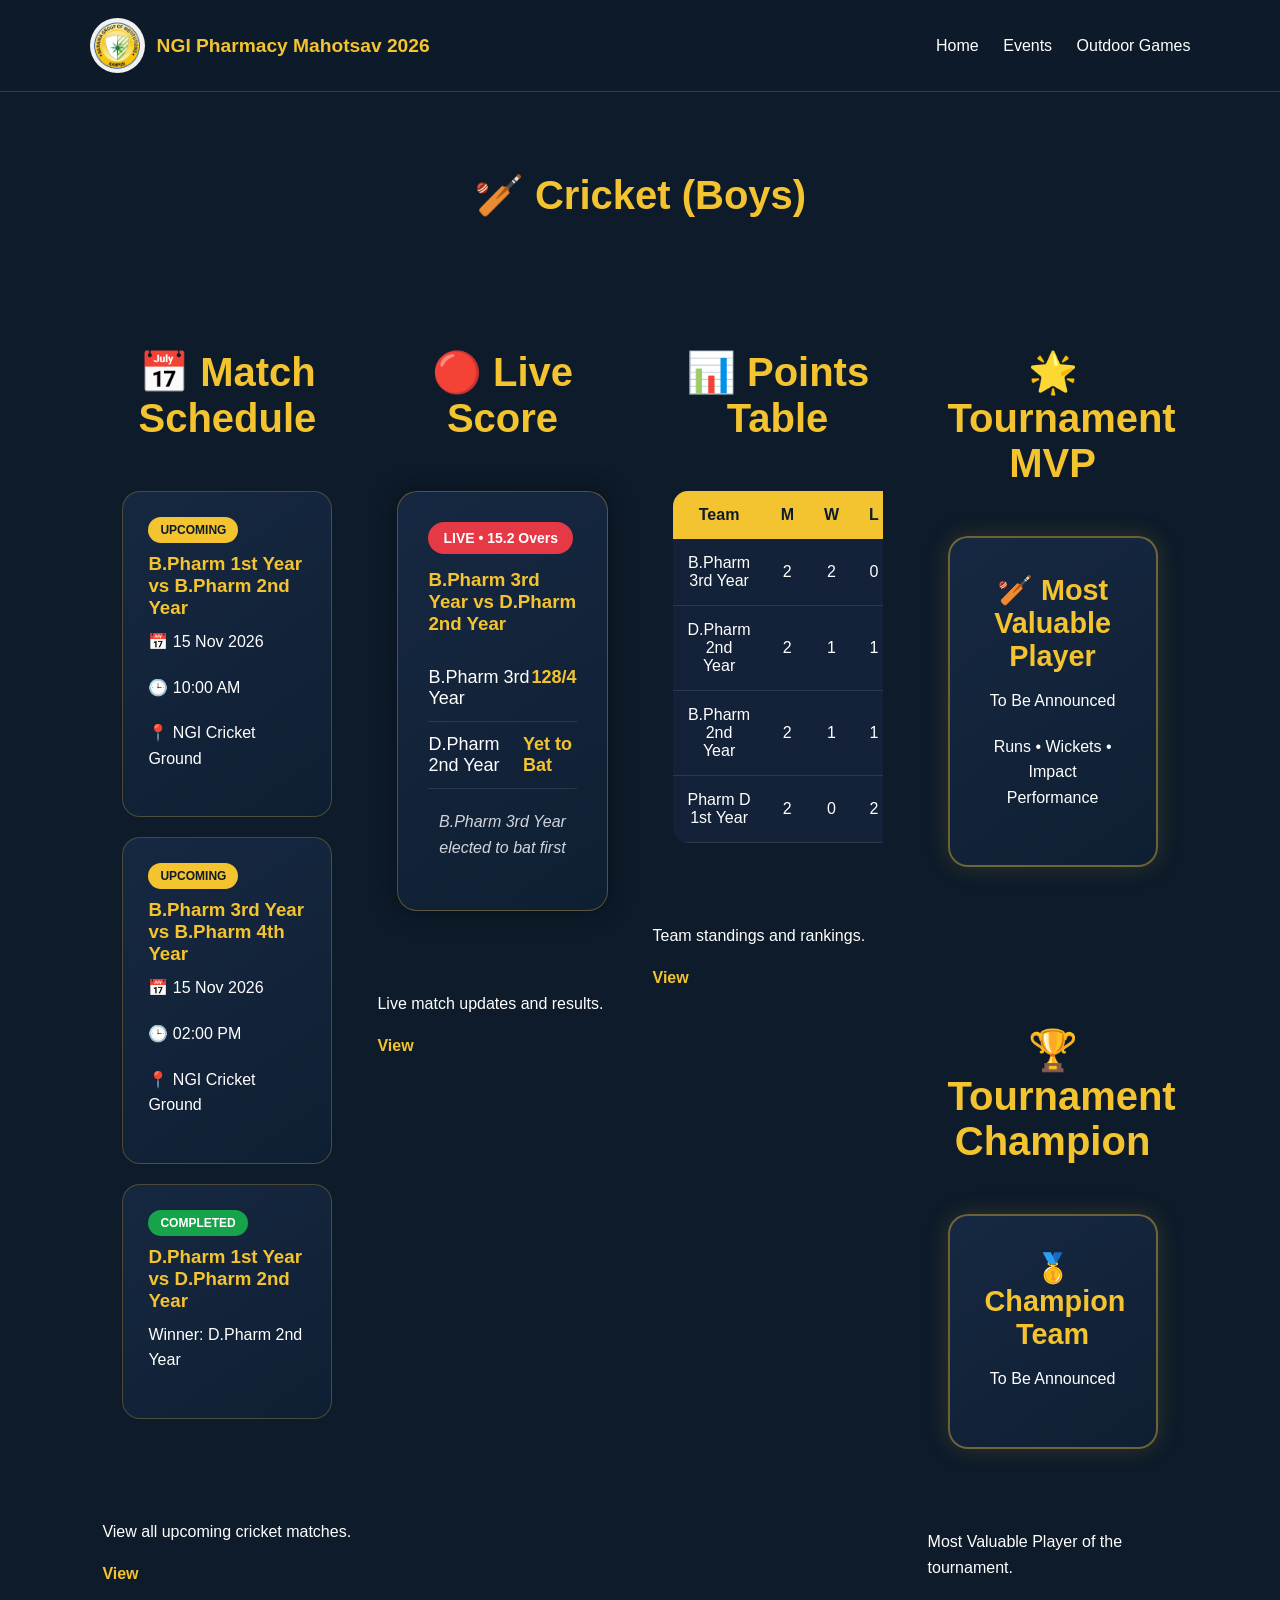
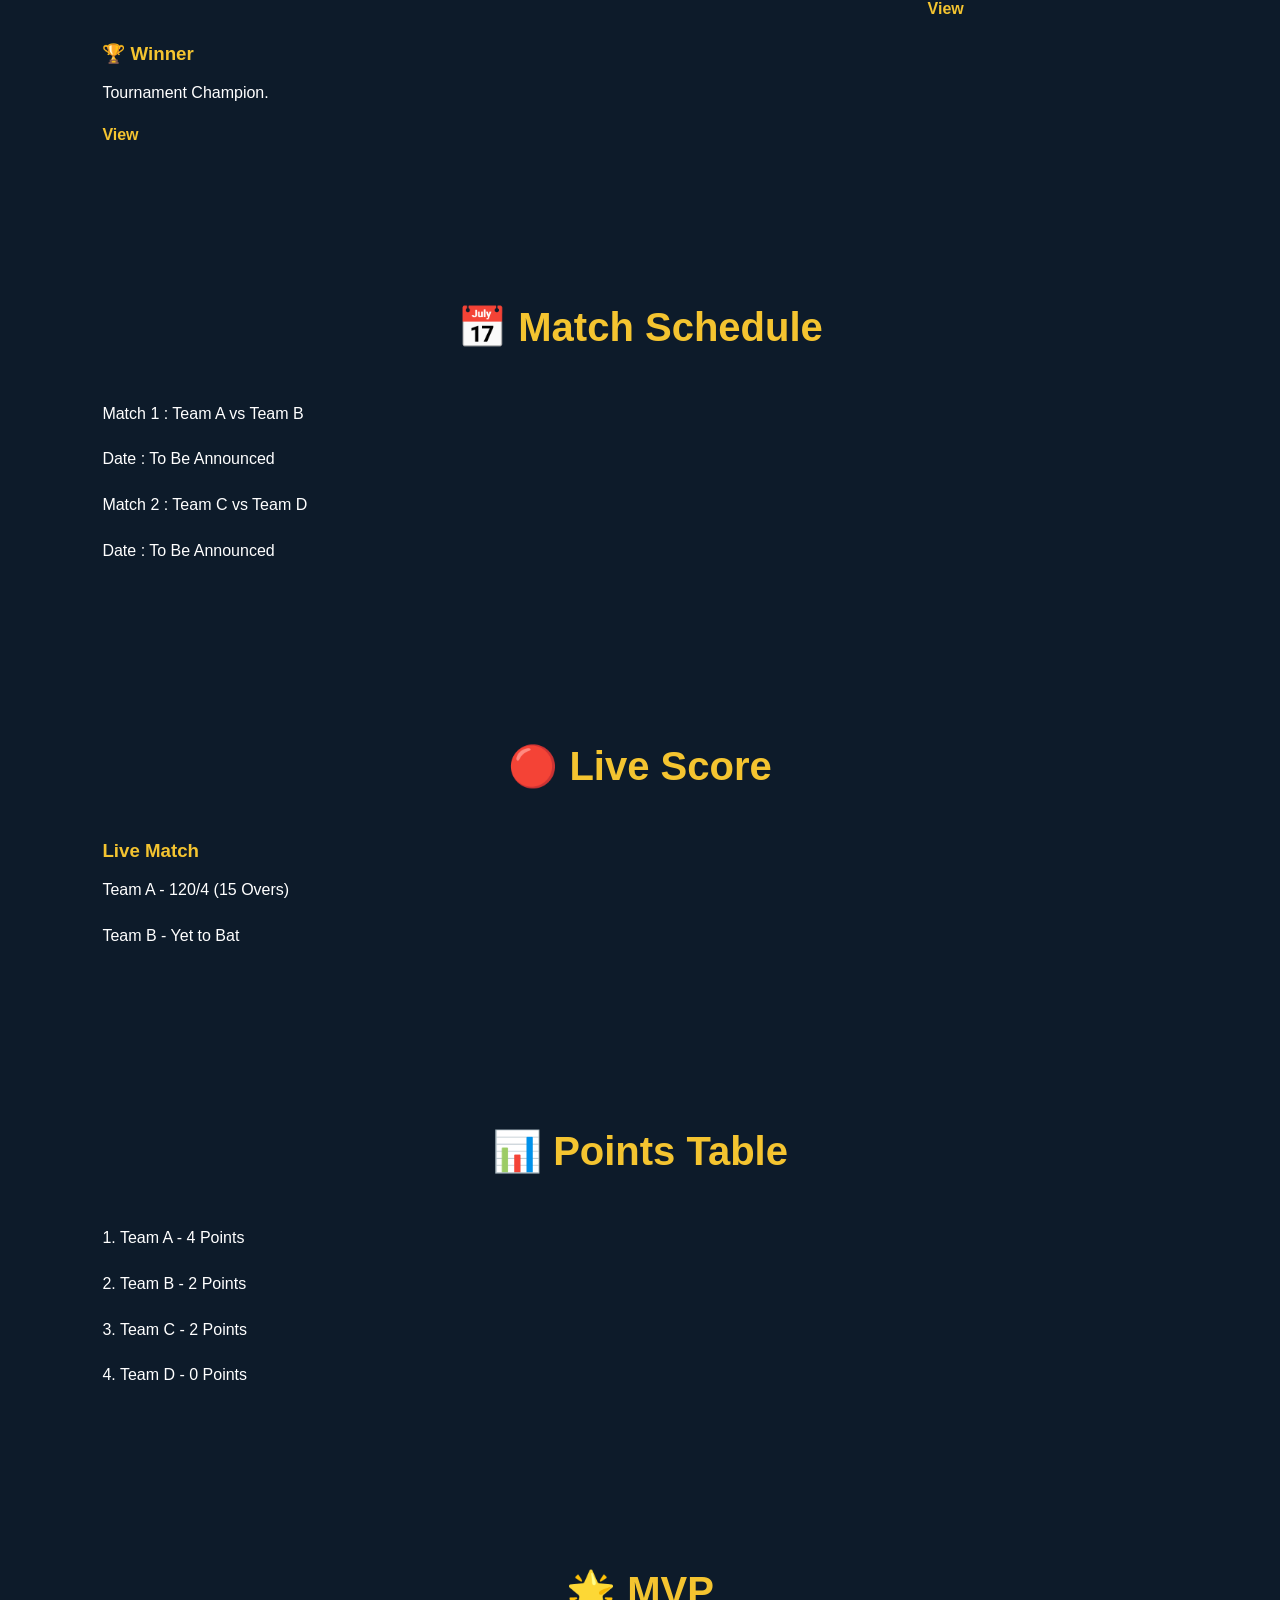
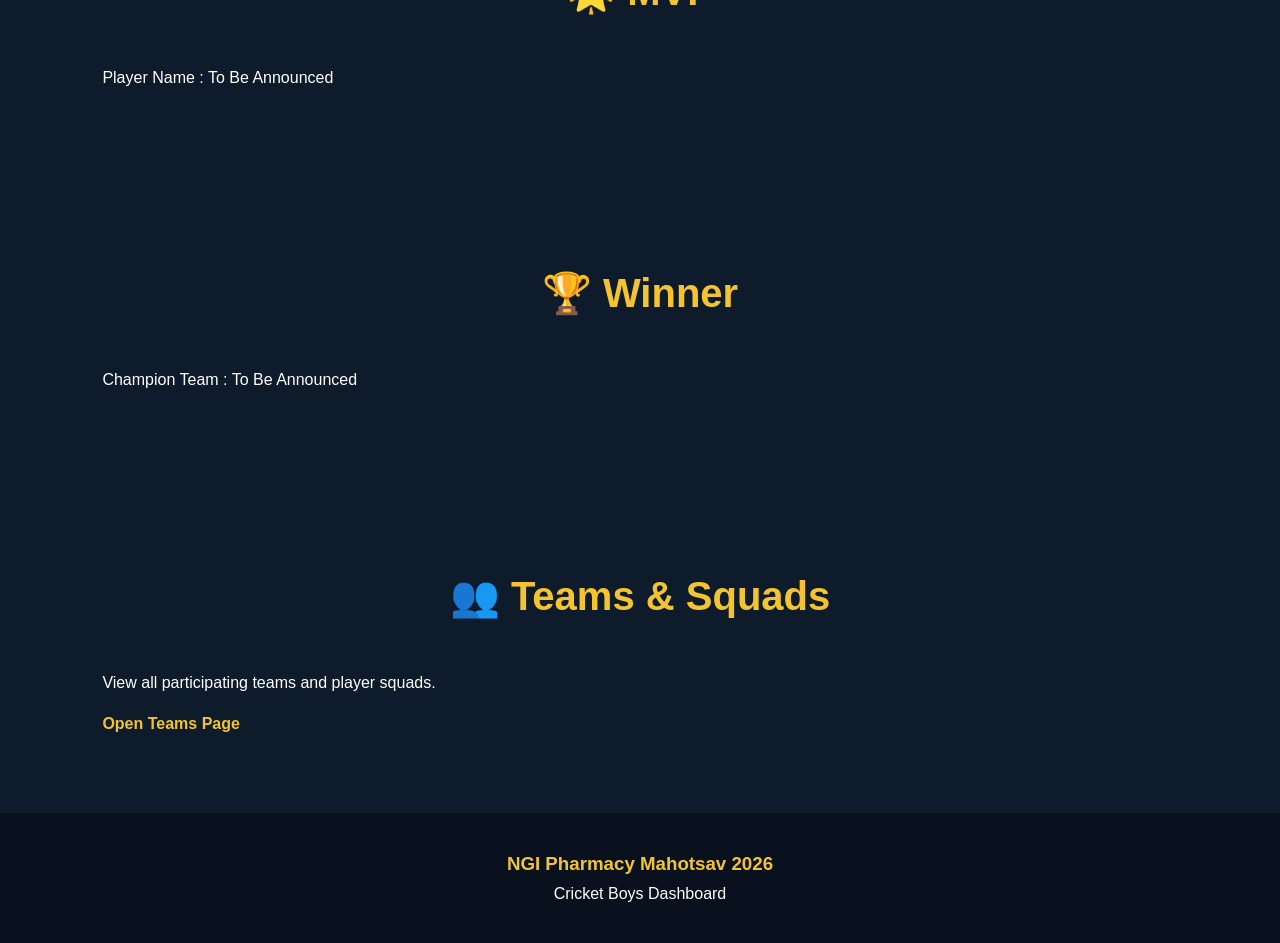
<file: cricket-boys.html>
<!DOCTYPE html><html lang="en">
<head>
<meta charset="UTF-8">
<meta name="viewport" content="width=device-width, initial-scale=1.0">
<title>Cricket Boys | NGI Pharmacy Mahotsav 2026</title>
<link rel="stylesheet" href="style.css">
</head><body><header class="navbar"><div class="logo-area">
<img src="png-clipart-naraina-college-of-engineering-technology-national-sugar-institute-university-tzu-chi-college-of-technology-label-logo.png" class="logo">
<span>NGI Pharmacy Mahotsav 2026</span>
</div><nav>
<a href="index.html">Home</a>
<a href="events.html">Events</a>
<a href="outdoor-games.html">Outdoor Games</a>
</nav></header><section class="categories"><h2 class="section-title">
🏏 Cricket (Boys)
</h2><div class="cards"><div class="card">
<section class="categories" id="schedule"><h2 class="section-title">📅 Match Schedule</h2><div class="fixture-card">
<div class="fixture-status upcoming">UPCOMING</div>
<h3>B.Pharm 1st Year vs B.Pharm 2nd Year</h3>
<p>📅 15 Nov 2026</p>
<p>🕒 10:00 AM</p>
<p>📍 NGI Cricket Ground</p>
</div><div class="fixture-card">
<div class="fixture-status upcoming">UPCOMING</div>
<h3>B.Pharm 3rd Year vs B.Pharm 4th Year</h3>
<p>📅 15 Nov 2026</p>
<p>🕒 02:00 PM</p>
<p>📍 NGI Cricket Ground</p>
</div><div class="fixture-card">
<div class="fixture-status completed">COMPLETED</div>
<h3>D.Pharm 1st Year vs D.Pharm 2nd Year</h3>
<p>Winner: D.Pharm 2nd Year</p>
</div></section>
<p>View all upcoming cricket matches.</p>
<a href="#schedule">View</a>
</div><div class="card">
<section class="categories" id="live">

<h2 class="section-title">🔴 Live Score</h2>

<div class="live-score-card">

<div class="match-status">
LIVE • 15.2 Overs
</div>

<h3>B.Pharm 3rd Year vs D.Pharm 2nd Year</h3>

<div class="team-score">
<span>B.Pharm 3rd Year</span>
<strong>128/4</strong>
</div>

<div class="team-score">
<span>D.Pharm 2nd Year</span>
<strong>Yet to Bat</strong>
</div>

<p class="match-info">
B.Pharm 3rd Year elected to bat first
</p>

</div>

</section>
<p>Live match updates and results.</p>
<a href="#live">View</a>
</div><div class="card">
<section class="categories" id="points">

<h2 class="section-title">📊 Points Table</h2>

<div class="table-container">

<table class="points-table">

<thead>
<tr>
<th>Team</th>
<th>M</th>
<th>W</th>
<th>L</th>
<th>NRR</th>
<th>Pts</th>
</tr>
</thead>

<tbody>

<tr>
<td>B.Pharm 3rd Year</td>
<td>2</td>
<td>2</td>
<td>0</td>
<td>+1.250</td>
<td>4</td>
</tr>

<tr>
<td>D.Pharm 2nd Year</td>
<td>2</td>
<td>1</td>
<td>1</td>
<td>+0.450</td>
<td>2</td>
</tr>

<tr>
<td>B.Pharm 2nd Year</td>
<td>2</td>
<td>1</td>
<td>1</td>
<td>-0.120</td>
<td>2</td>
</tr>

<tr>
<td>Pharm D 1st Year</td>
<td>2</td>
<td>0</td>
<td>2</td>
<td>-1.580</td>
<td>0</td>
</tr>

</tbody>

</table>

</div>

</section>
<p>Team standings and rankings.</p>
<a href="#points">View</a>
</div><div class="card">
<section class="categories" id="mvp"><h2 class="section-title">🌟 Tournament MVP</h2><div class="award-card">
<h3>🏏 Most Valuable Player</h3>
<p>To Be Announced</p>
<p>Runs • Wickets • Impact Performance</p>
</div></section><section class="categories" id="winner"><h2 class="section-title">🏆 Tournament Champion</h2><div class="award-card">
<h3>🥇 Champion Team</h3>
<p>To Be Announced</p>
</div></section>
<p>Most Valuable Player of the tournament.</p>
<a href="#mvp">View</a>
</div><div class="card">
<h3>🏆 Winner</h3>
<p>Tournament Champion.</p>
<a href="#winner">View</a>
</div></div></section><section class="categories" id="schedule"><h2 class="section-title">📅 Match Schedule</h2><div class="card">
<p>Match 1 : Team A vs Team B</p>
<p>Date : To Be Announced</p>
</div><div class="card">
<p>Match 2 : Team C vs Team D</p>
<p>Date : To Be Announced</p>
</div></section><section class="categories" id="live"><h2 class="section-title">🔴 Live Score</h2><div class="card">
<h3>Live Match</h3>
<p>Team A - 120/4 (15 Overs)</p>
<p>Team B - Yet to Bat</p>
</div></section><section class="categories" id="points"><h2 class="section-title">📊 Points Table</h2><div class="card">
<p>1. Team A - 4 Points</p>
<p>2. Team B - 2 Points</p>
<p>3. Team C - 2 Points</p>
<p>4. Team D - 0 Points</p>
</div></section><section class="categories" id="mvp"><h2 class="section-title">🌟 MVP</h2><div class="card">
<p>Player Name : To Be Announced</p>
</div></section><section class="categories" id="winner"><h2 class="section-title">🏆 Winner</h2><div class="card">
<p>Champion Team : To Be Announced</p>
</div>
</section>

<section class="categories">
<h2 class="section-title">👥 Teams & Squads</h2>

<div class="card">
<p>View all participating teams and player squads.</p>
<a href="cricket-teams.html">Open Teams Page</a>
</div>

</section>
</div></section><footer>
<h3>NGI Pharmacy Mahotsav 2026</h3>
<p>Cricket Boys Dashboard</p>
</footer></body>
</html>
</file>
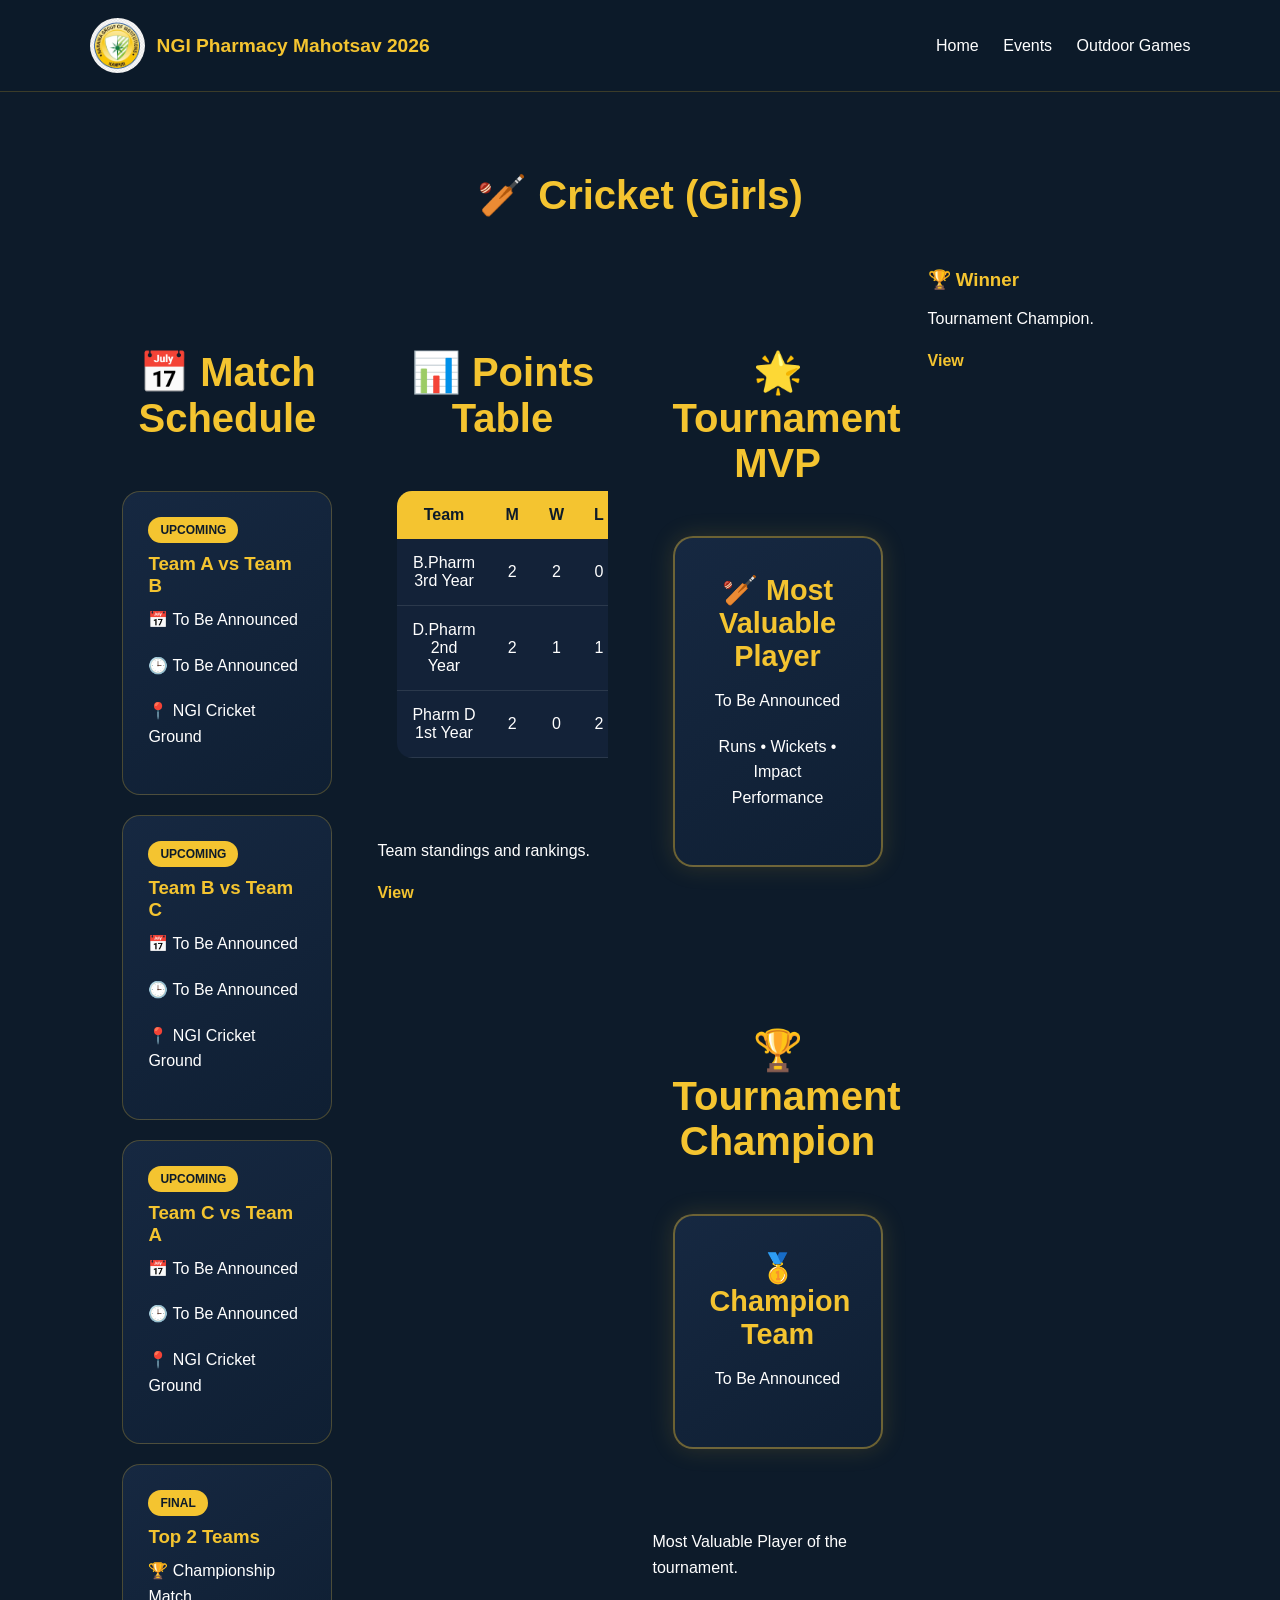
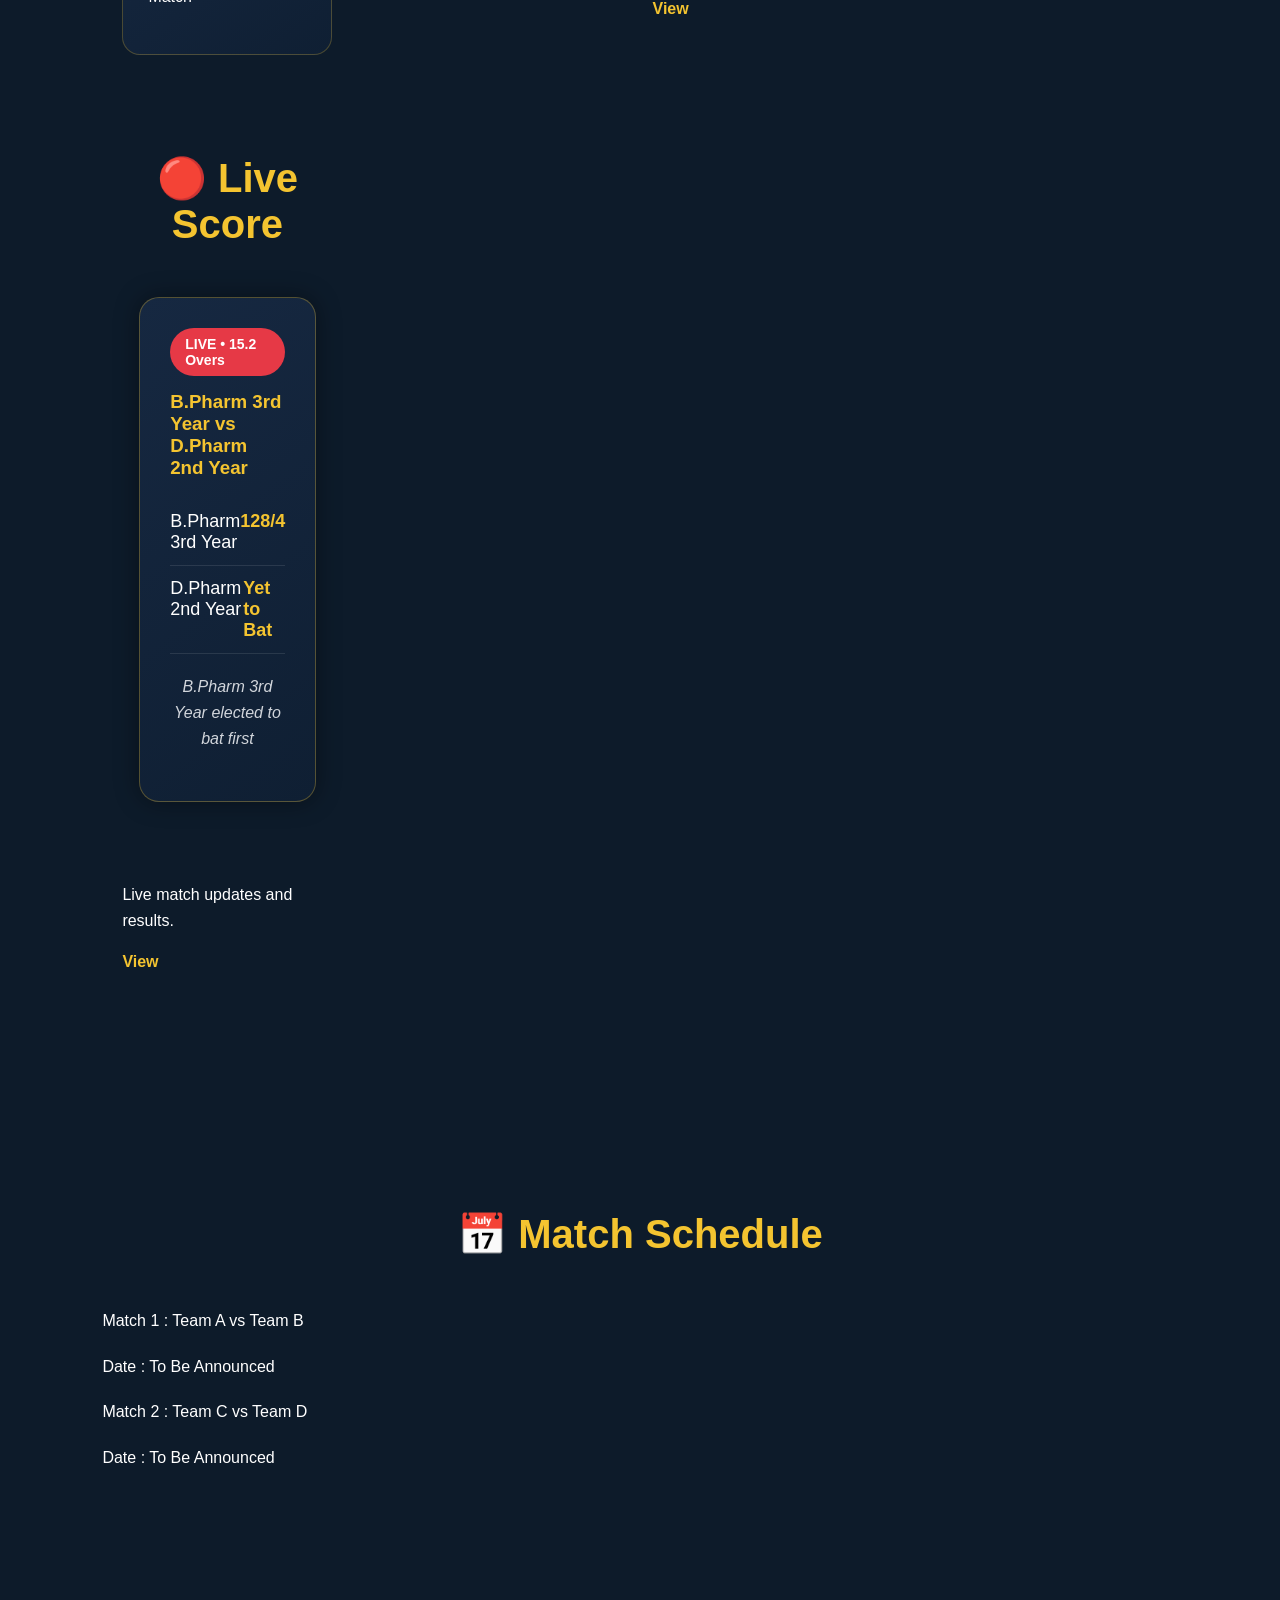
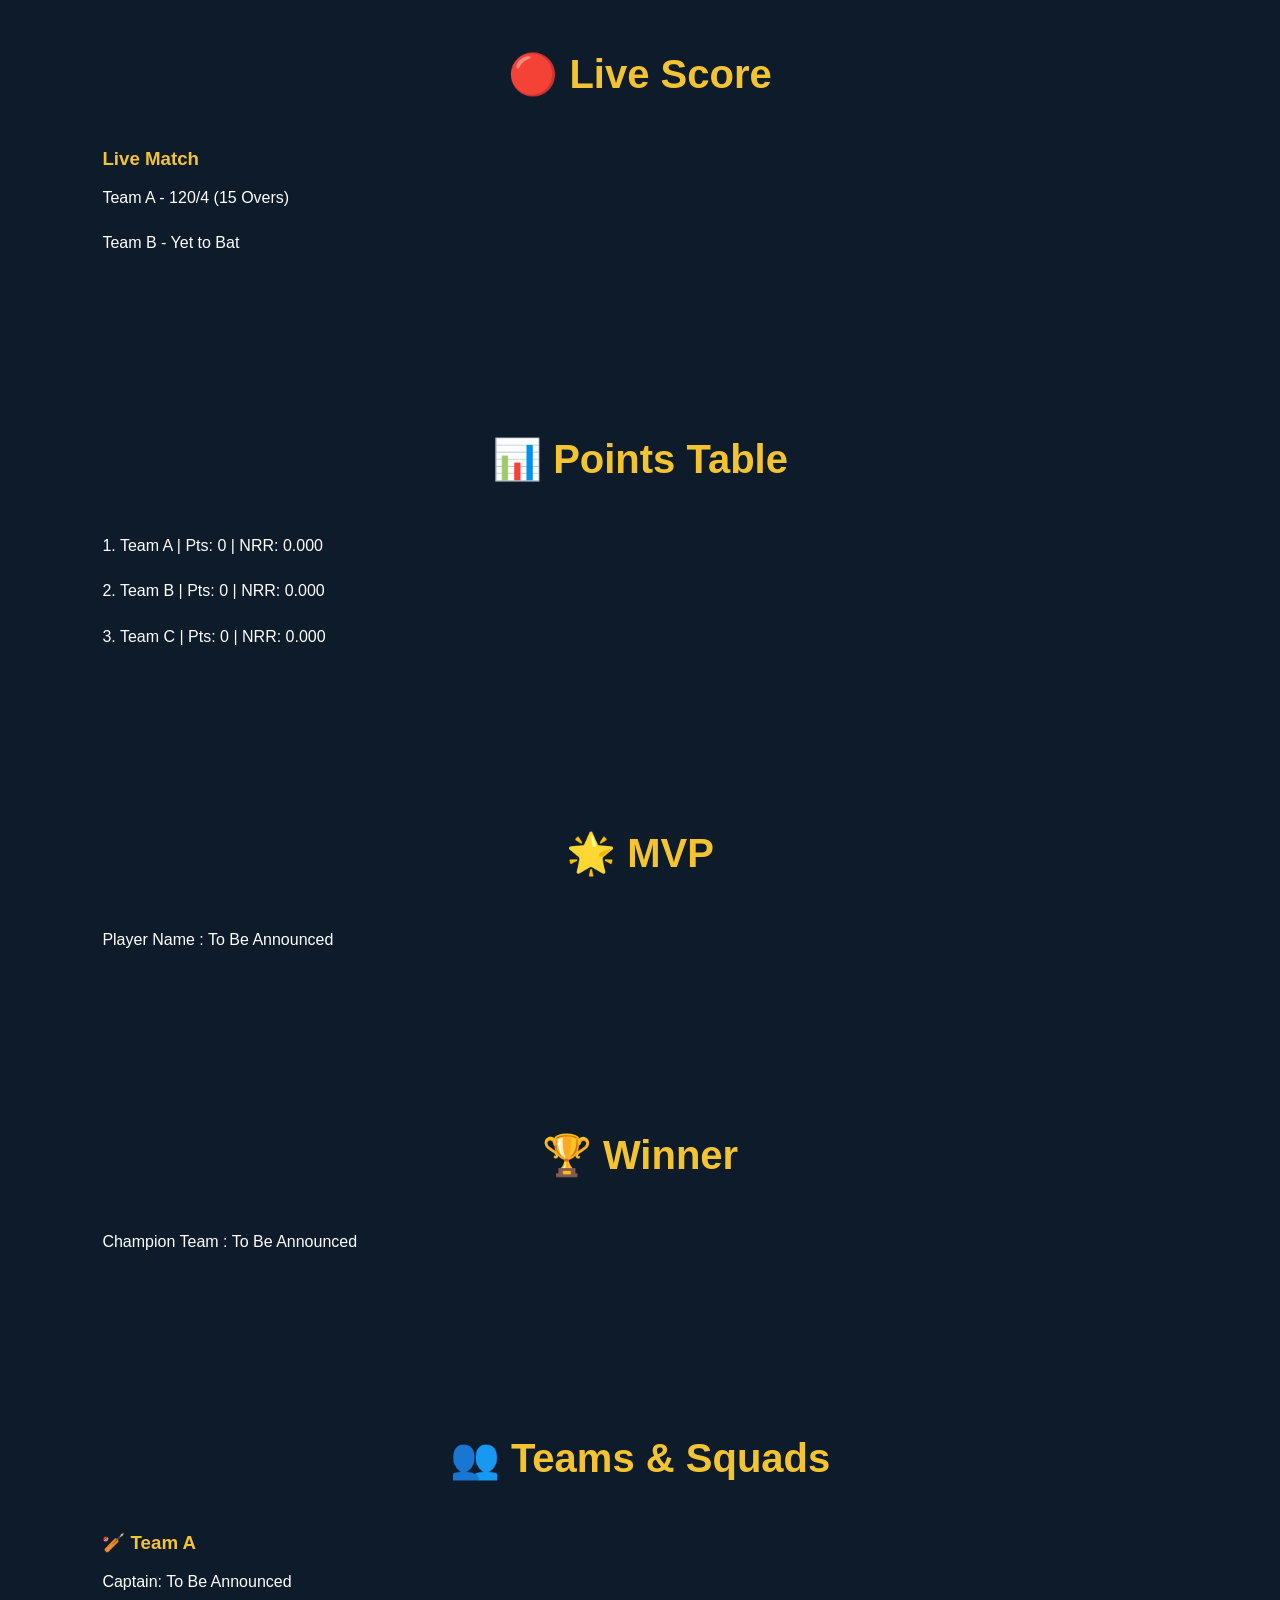
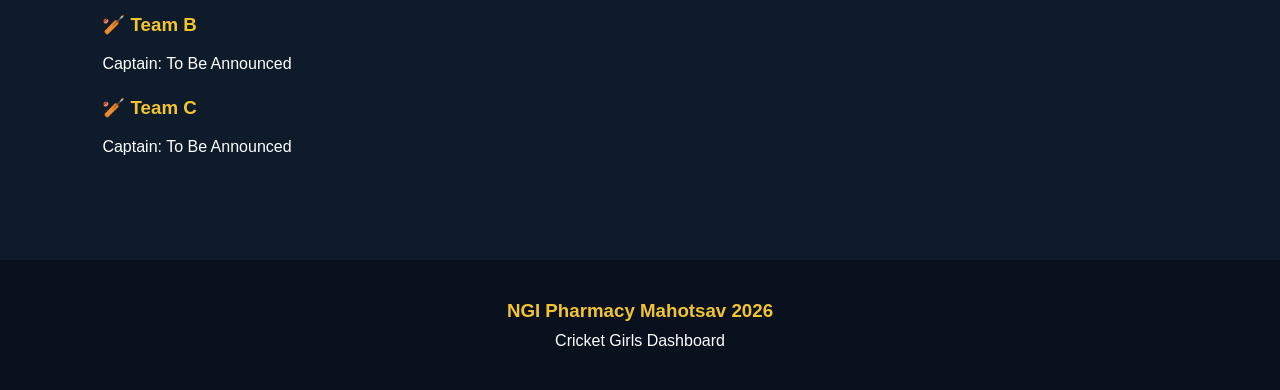
<file: cricket-girls.html>
<!DOCTYPE html><html lang="en">
<head>
<meta charset="UTF-8">
<meta name="viewport" content="width=device-width, initial-scale=1.0">
<title>Cricket Girls | NGI Pharmacy Mahotsav 2026</title>
<link rel="stylesheet" href="style.css">
</head><body><header class="navbar"><div class="logo-area">
<img src="png-clipart-naraina-college-of-engineering-technology-national-sugar-institute-university-tzu-chi-college-of-technology-label-logo.png" class="logo">
<span>NGI Pharmacy Mahotsav 2026</span>
</div><nav>
<a href="index.html">Home</a>
<a href="events.html">Events</a>
<a href="outdoor-games.html">Outdoor Games</a>
</nav></header><section class="categories"><h2 class="section-title">
🏏 Cricket (Girls)
</h2><div class="cards"><div class="card">
<section class="categories" id="schedule"><h2 class="section-title">📅 Match Schedule</h2>
<div class="fixture-card">
<div class="fixture-status upcoming">UPCOMING</div>
<h3>Team A vs Team B</h3>
<p>📅 To Be Announced</p>
<p>🕒 To Be Announced</p>
<p>📍 NGI Cricket Ground</p>
</div>

<div class="fixture-card">
<div class="fixture-status upcoming">UPCOMING</div>
<h3>Team B vs Team C</h3>
<p>📅 To Be Announced</p>
<p>🕒 To Be Announced</p>
<p>📍 NGI Cricket Ground</p>
</div>

<div class="fixture-card">
<div class="fixture-status upcoming">UPCOMING</div>
<h3>Team C vs Team A</h3>
<p>📅 To Be Announced</p>
<p>🕒 To Be Announced</p>
<p>📍 NGI Cricket Ground</p>
</div>

<div class="fixture-card">
<div class="fixture-status upcoming">FINAL</div>
<h3>Top 2 Teams</h3>
<p>🏆 Championship Match</p>
</div>
<section class="categories" id="live">

<h2 class="section-title">🔴 Live Score</h2>

<div class="live-score-card">

<div class="match-status">
LIVE • 15.2 Overs
</div>

<h3>B.Pharm 3rd Year vs D.Pharm 2nd Year</h3>

<div class="team-score">
<span>B.Pharm 3rd Year</span>
<strong>128/4</strong>
</div>

<div class="team-score">
<span>D.Pharm 2nd Year</span>
<strong>Yet to Bat</strong>
</div>

<p class="match-info">
B.Pharm 3rd Year elected to bat first
</p>

</div>

</section>
<p>Live match updates and results.</p>
<a href="#live">View</a>
</div><div class="card">
<section class="categories" id="points">

<h2 class="section-title">📊 Points Table</h2>

<div class="table-container">

<table class="points-table">

<thead>
<tr>
<th>Team</th>
<th>M</th>
<th>W</th>
<th>L</th>
<th>NRR</th>
<th>Pts</th>
</tr>
</thead>

<tbody>

<tr>
<td>B.Pharm 3rd Year</td>
<td>2</td>
<td>2</td>
<td>0</td>
<td>+1.250</td>
<td>4</td>
</tr>

<tr>
<td>D.Pharm 2nd Year</td>
<td>2</td>
<td>1</td>
<td>1</td>
<td>+0.450</td>
<td>2</td>
</tr>

<tr>
<td>Pharm D 1st Year</td>
<td>2</td>
<td>0</td>
<td>2</td>
<td>-1.580</td>
<td>0</td>
</tr>

</tbody>

</table>

</div>

</section>
<p>Team standings and rankings.</p>
<a href="#points">View</a>
</div><div class="card">
<section class="categories" id="mvp"><h2 class="section-title">🌟 Tournament MVP</h2><div class="award-card">
<h3>🏏 Most Valuable Player</h3>
<p>To Be Announced</p>
<p>Runs • Wickets • Impact Performance</p>
</div></section><section class="categories" id="winner"><h2 class="section-title">🏆 Tournament Champion</h2><div class="award-card">
<h3>🥇 Champion Team</h3>
<p>To Be Announced</p>
</div></section>
<p>Most Valuable Player of the tournament.</p>
<a href="#mvp">View</a>
</div><div class="card">
<h3>🏆 Winner</h3>
<p>Tournament Champion.</p>
<a href="#winner">View</a>
</div></div></section><section class="categories" id="schedule"><h2 class="section-title">📅 Match Schedule</h2><div class="card">
<p>Match 1 : Team A vs Team B</p>
<p>Date : To Be Announced</p>
</div><div class="card">
<p>Match 2 : Team C vs Team D</p>
<p>Date : To Be Announced</p>
</div></section><section class="categories" id="live"><h2 class="section-title">🔴 Live Score</h2><div class="card">
<h3>Live Match</h3>
<p>Team A - 120/4 (15 Overs)</p>
<p>Team B - Yet to Bat</p>
</div></section><section class="categories" id="points"><h2 class="section-title">📊 Points Table</h2><div class="card">
<p>1. Team A | Pts: 0 | NRR: 0.000</p>
<p>2. Team B | Pts: 0 | NRR: 0.000</p>
<p>3. Team C | Pts: 0 | NRR: 0.000</p>
</div>
</div></section><section class="categories" id="mvp"><h2 class="section-title">🌟 MVP</h2><div class="card">
<p>Player Name : To Be Announced</p>
</div></section><section class="categories" id="winner"><h2 class="section-title">🏆 Winner</h2><div class="card">
<p>Champion Team : To Be Announced</p>
</div>
</section>

<section class="categories">
<h2 class="section-title">👥 Teams & Squads</h2>

<div class="card">
<h3>🏏 Team A</h3>
<p>Captain: To Be Announced</p>
</div>

<div class="card">
<h3>🏏 Team B</h3>
<p>Captain: To Be Announced</p>
</div>

<div class="card">
<h3>🏏 Team C</h3>
<p>Captain: To Be Announced</p>
</div>

</section>
</div></section><footer>
<h3>NGI Pharmacy Mahotsav 2026</h3>
<p>Cricket Girls Dashboard</p>
</footer></body>
</html>
</file>
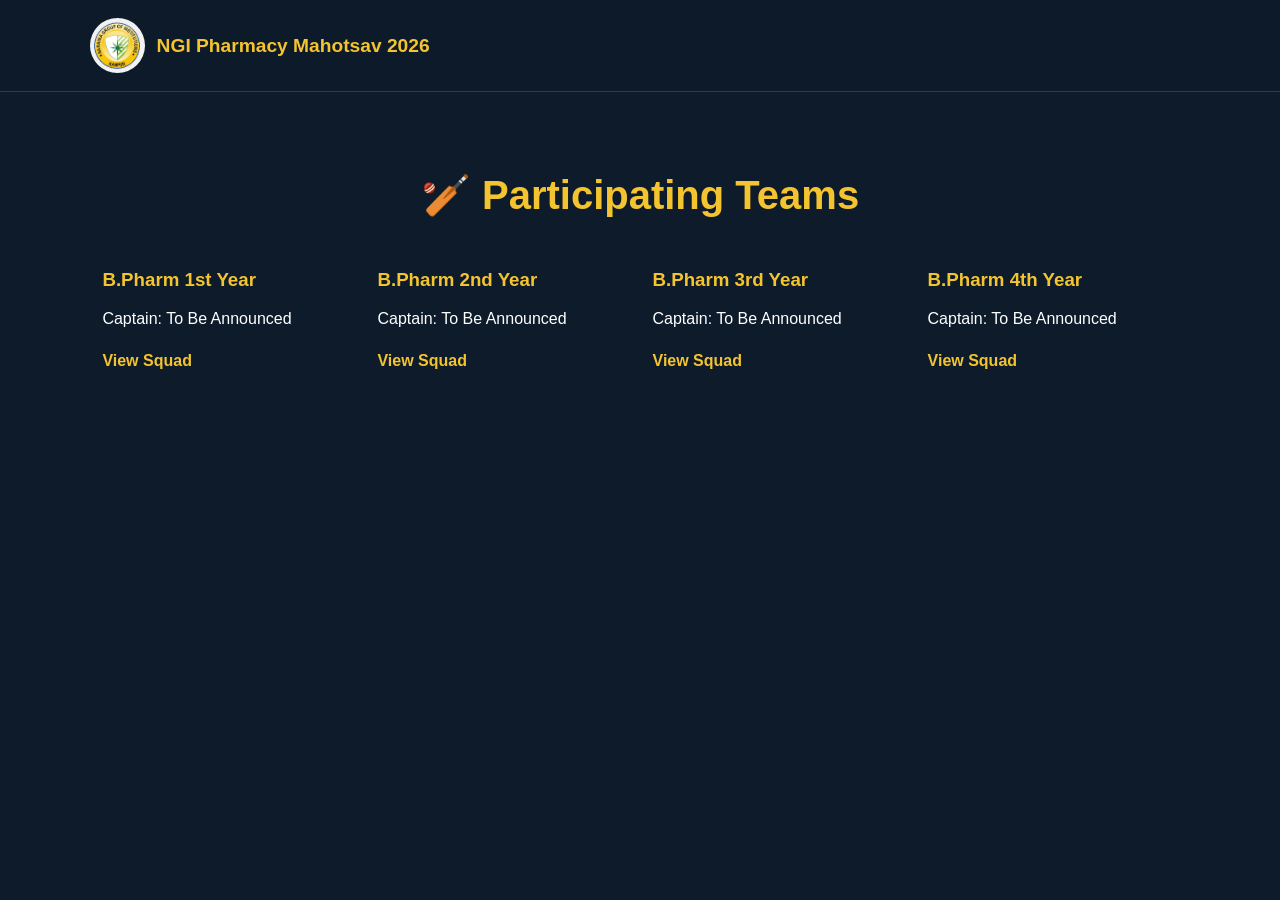
<file: cricket-teams.html>
<!DOCTYPE html><html lang="en">
<head>
<meta charset="UTF-8">
<meta name="viewport" content="width=device-width, initial-scale=1.0">
<title>Cricket Teams | NGI Pharmacy Mahotsav 2026</title>
<link rel="stylesheet" href="style.css">
</head><body><header class="navbar">
<div class="logo-area">
<img src="png-clipart-naraina-college-of-engineering-technology-national-sugar-institute-university-tzu-chi-college-of-technology-label-logo.png" class="logo">
<span>NGI Pharmacy Mahotsav 2026</span>
</div>
</header><section class="categories"><h2 class="section-title">🏏 Participating Teams</h2><div class="cards"><div class="card">
<h3>B.Pharm 1st Year</h3>
<p>Captain: To Be Announced</p>
<a href="#">View Squad</a>
</div><div class="card">
<h3>B.Pharm 2nd Year</h3>
<p>Captain: To Be Announced</p>
<a href="#">View Squad</a>
</div><div class="card">
<h3>B.Pharm 3rd Year</h3>
<p>Captain: To Be Announced</p>
<a href="#">View Squad</a>
</div><div class="card">
<h3>B.Pharm 4th Year</h3>
<p>Captain: To Be Announced</p>
<a href="#">View Squad</a>
</div></div></section></body>
</html>
</file>
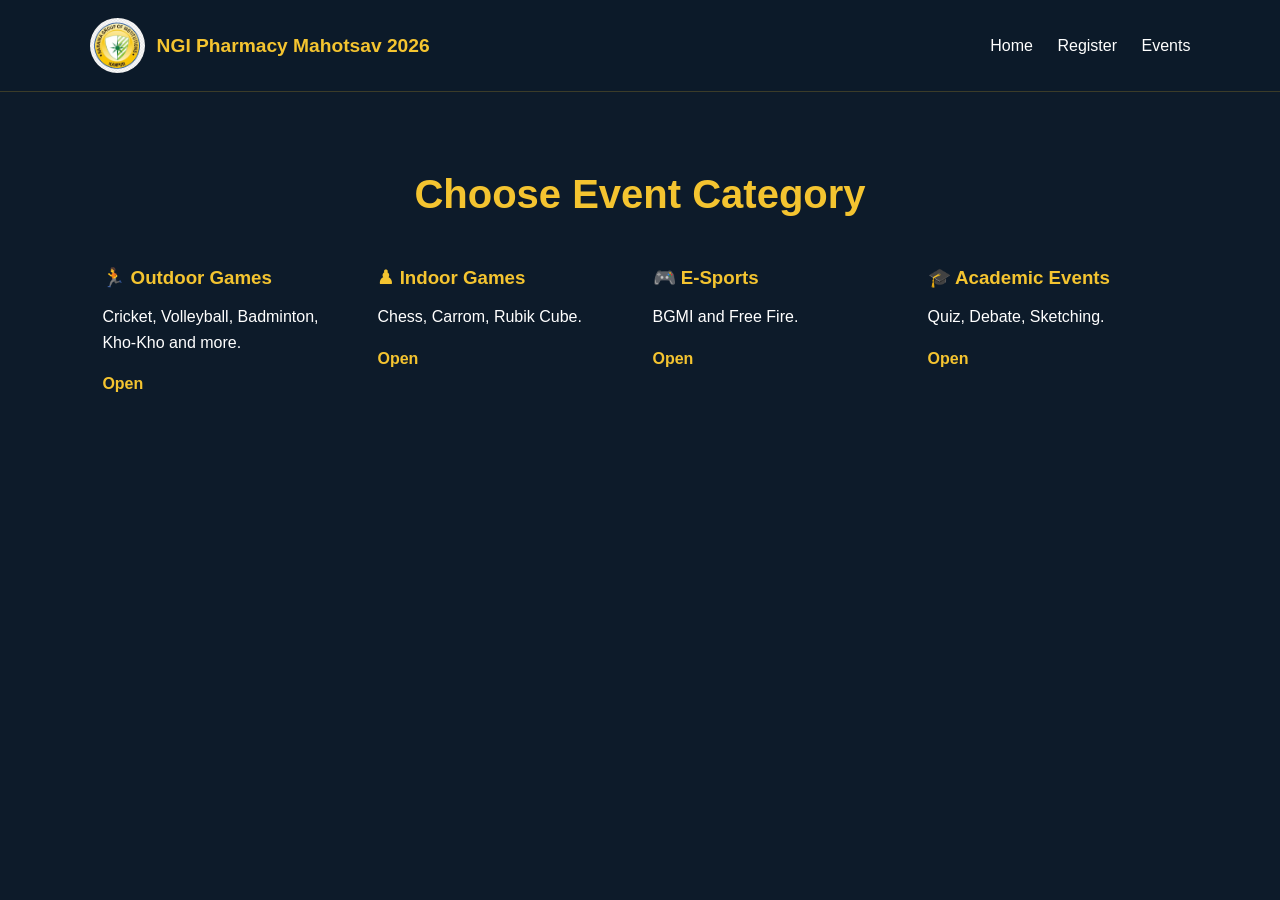
<file: events.html>
<!DOCTYPE html><html lang="en">
<head>
<meta charset="UTF-8">
<meta name="viewport" content="width=device-width, initial-scale=1.0">
<title>Events | NGI Pharmacy Mahotsav 2026</title>
<link rel="stylesheet" href="style.css">
</head><body><header class="navbar"><div class="logo-area">
<img src="png-clipart-naraina-college-of-engineering-technology-national-sugar-institute-university-tzu-chi-college-of-technology-label-logo.png" class="logo">
<span>NGI Pharmacy Mahotsav 2026</span>
</div><nav>
<a href="index.html">Home</a>
<a href="registration.html">Register</a>
<a href="events.html">Events</a>
</nav></header><section class="categories"><h2 class="section-title">
Choose Event Category
</h2><div class="cards"><div class="card">
<h3>🏃 Outdoor Games</h3>
<p>Cricket, Volleyball, Badminton, Kho-Kho and more.</p>
<a href="outdoor-games.html">Open</a>
</div><div class="card">
<h3>♟ Indoor Games</h3>
<p>Chess, Carrom, Rubik Cube.</p>
<a href="indoor-games.html">Open</a>
</div><div class="card">
<h3>🎮 E-Sports</h3>
<p>BGMI and Free Fire.</p>
<a href="esports.html">Open</a>
</div><div class="card">
<h3>🎓 Academic Events</h3>
<p>Quiz, Debate, Sketching.</p>
<a href="academic-events.html">Open</a>
</div></div></section></body>
</html>
</file>
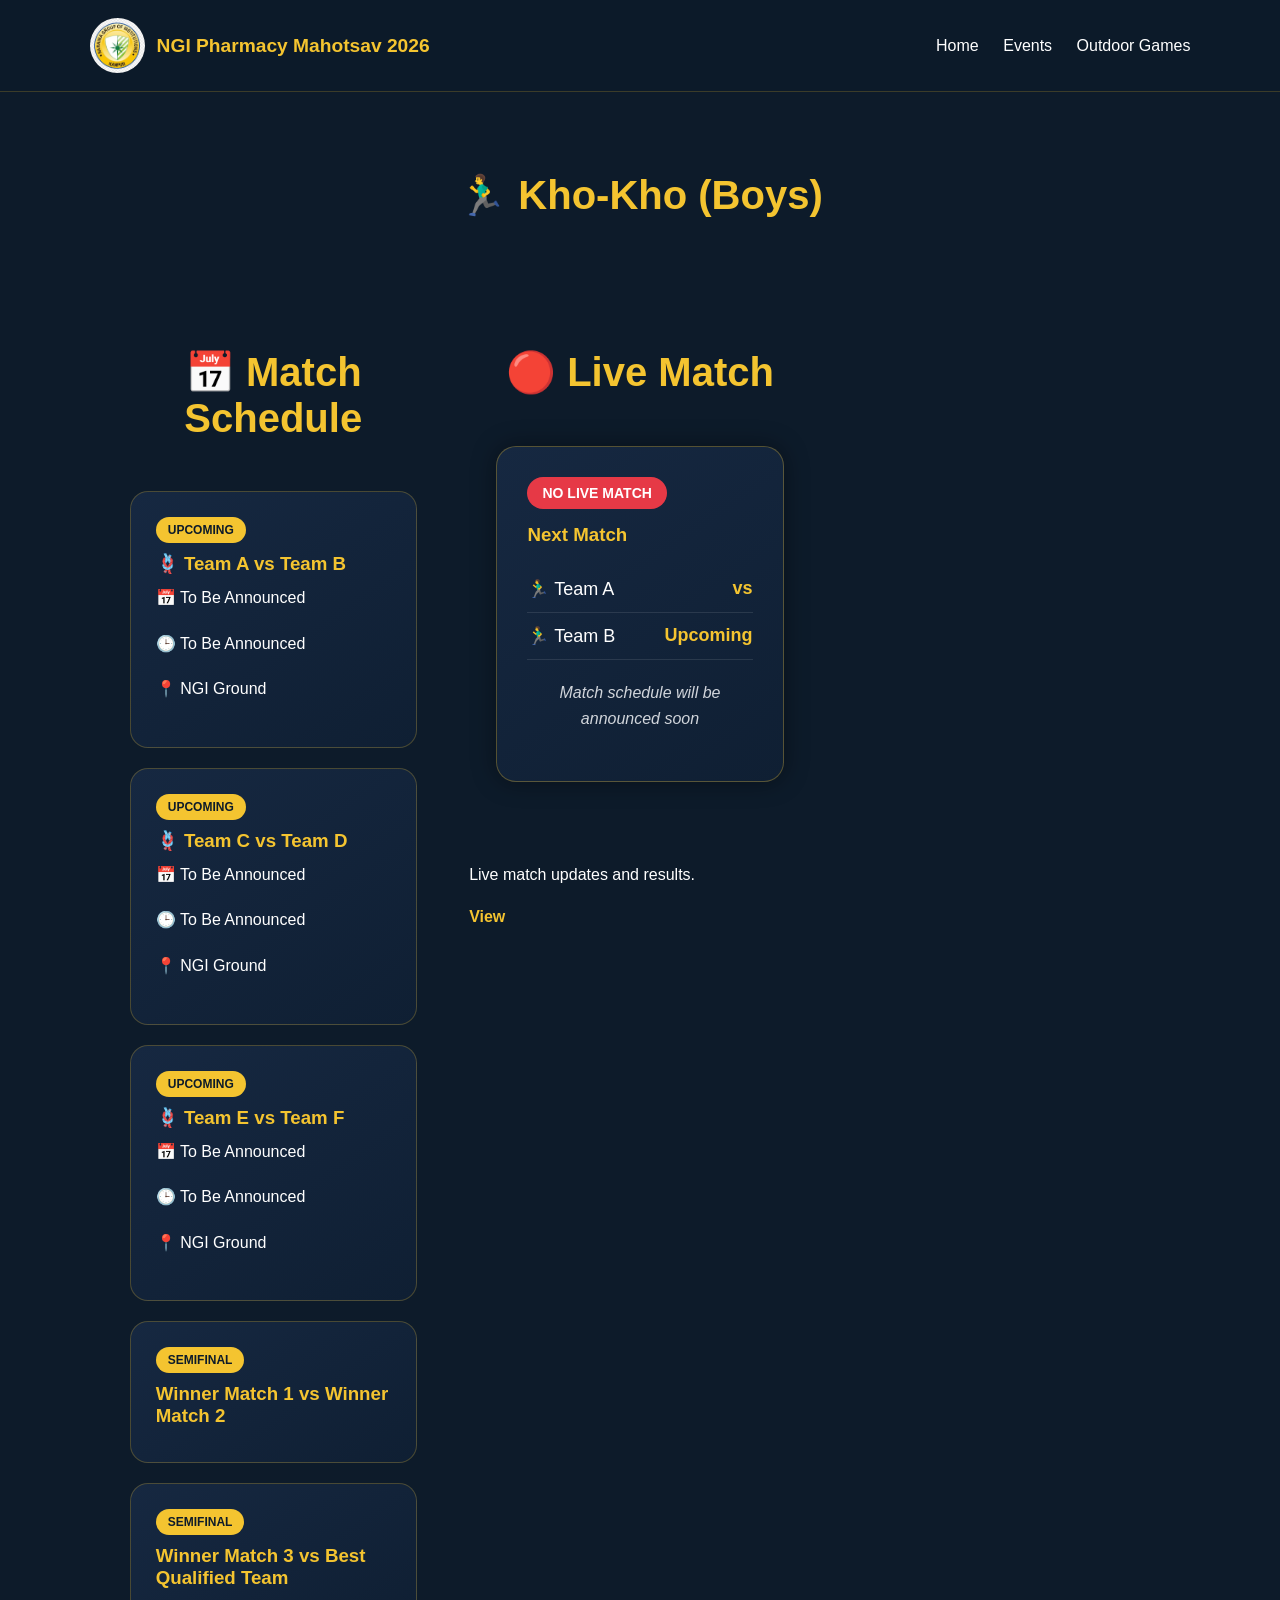
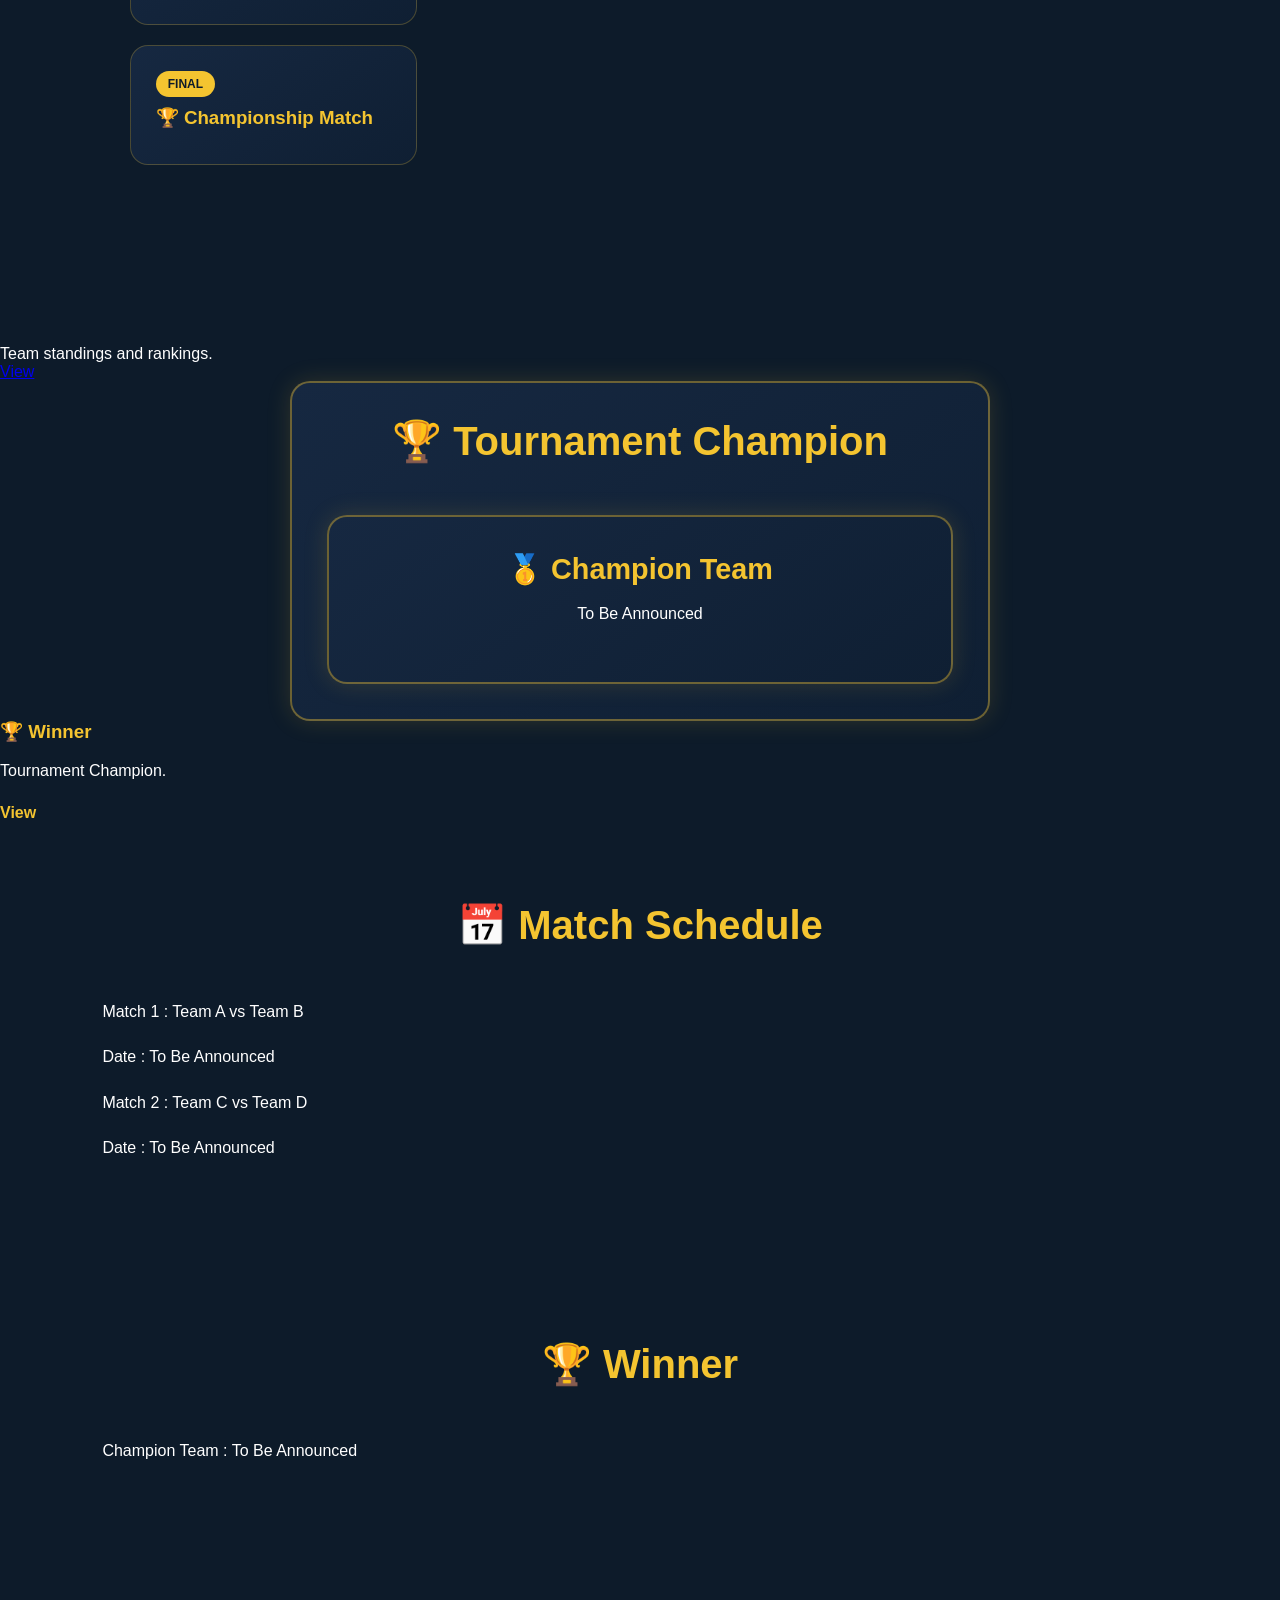
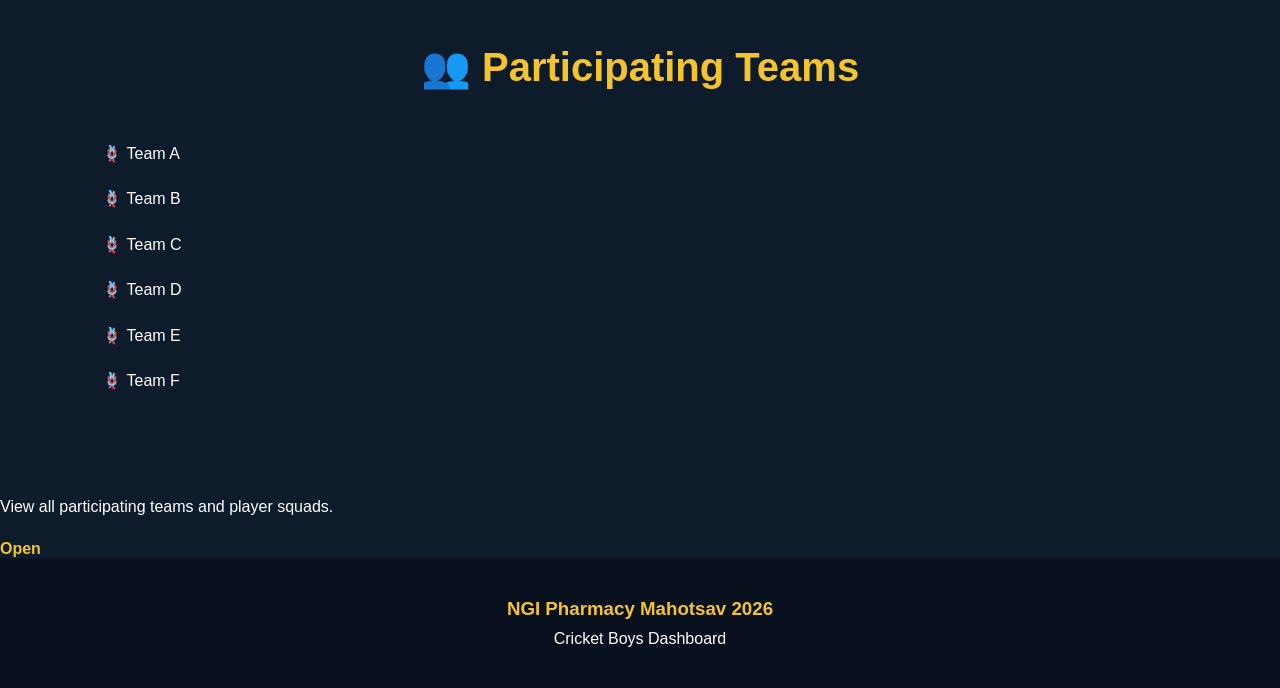
<file: kho-kho-boys.html>
<!DOCTYPE html><html lang="en">
<head>
<meta charset="UTF-8">
<meta name="viewport" content="width=device-width, initial-scale=1.0">
<title>Kho-Kho (Boys) | NGI Pharmacy Mahotsav 2026</title>
<link rel="stylesheet" href="style.css">
</head><body><header class="navbar"><div class="logo-area">
<img src="png-clipart-naraina-college-of-engineering-technology-national-sugar-institute-university-tzu-chi-college-of-technology-label-logo.png" class="logo">
<span>NGI Pharmacy Mahotsav 2026</span>
</div><nav>
<a href="index.html">Home</a>
<a href="events.html">Events</a>
<a href="outdoor-games.html">Outdoor Games</a>
</nav></header><section class="categories"><h2 class="section-title">
🏃‍♂️ Kho-Kho (Boys)
</h2><div class="cards"><div class="card">
<section class="categories" id="schedule"><h2 class="section-title">📅 Match Schedule</h2><div class="fixture-card">
<div class="fixture-status upcoming">UPCOMING</div>
<h3>🪢 Team A vs Team B</h3>
<p>📅 To Be Announced</p>
<p>🕒 To Be Announced</p>
<p>📍 NGI Ground</p>
</div>

<div class="fixture-card">
<div class="fixture-status upcoming">UPCOMING</div>
<h3>🪢 Team C vs Team D</h3>
<p>📅 To Be Announced</p>
<p>🕒 To Be Announced</p>
<p>📍 NGI Ground</p>
</div>

<div class="fixture-card">
<div class="fixture-status upcoming">UPCOMING</div>
<h3>🪢 Team E vs Team F</h3>
<p>📅 To Be Announced</p>
<p>🕒 To Be Announced</p>
<p>📍 NGI Ground</p>
</div>

<div class="fixture-card">
<div class="fixture-status upcoming">SEMIFINAL</div>
<h3>Winner Match 1 vs Winner Match 2</h3>
</div>

<div class="fixture-card">
<div class="fixture-status upcoming">SEMIFINAL</div>
<h3>Winner Match 3 vs Best Qualified Team</h3>
</div>

<div class="fixture-card">
<div class="fixture-status upcoming">FINAL</div>
<h3>🏆 Championship Match</h3>
</div>
</div><div class="card">
<section class="categories" id="live">

<h2 class="section-title">🔴 Live Match</h2>

<div class="live-score-card">

<div class="match-status">
NO LIVE MATCH
</div>

<h3>Next Match</h3>

<div class="team-score">
<span>🏃‍♂️ Team A</span>
<strong>vs</strong>
</div>

<div class="team-score">
<span>🏃‍♂️ Team B</span>
<strong>Upcoming</strong>
</div>

<p class="match-info">
Match schedule will be announced soon
</p>

</div>

</section>
<p>Live match updates and results.</p>
<a href="#live">View</a>
</div><div class="card">

</section>
<p>Team standings and rankings.</p>
<a href="#points">View</a>
</div><div class="card">
<section><div class="award-card"<section class="categories" id="winner"><h2 class="section-title">🏆 Tournament Champion</h2><div class="award-card">
<h3>🥇 Champion Team</h3>
<p>To Be Announced</p>
</div></section>
<div class="card">
<h3>🏆 Winner</h3>
<p>Tournament Champion.</p>
<a href="#winner">View</a>
</div></div></section><section class="categories" id="schedule"><h2 class="section-title">📅 Match Schedule</h2><div class="card">
<p>Match 1 : Team A vs Team B</p>
<p>Date : To Be Announced</p>
</div><div class="card">
<p>Match 2 : Team C vs Team D</p>
<p>Date : To Be Announced</p>
</div>
</div></section><section class="categories" id="winner"><h2 class="section-title">🏆 Winner</h2><div class="card">
<p>Champion Team : To Be Announced</p>
</div>
</section>

<section class="categories">
<h2 class="section-title">👥 Participating Teams</h2>

<div class="card">
<p>🪢 Team A</p>
</div>

<div class="card">
<p>🪢 Team B</p>
</div>

<div class="card">
<p>🪢 Team C</p>
</div>

<div class="card">
<p>🪢 Team D</p>
</div>

<div class="card">
<p>🪢 Team E</p>
</div>

<div class="card">
<p>🪢 Team F</p>
</div>

</section>

<div class="card">
<p>View all participating teams and player squads.</p>
<a href="tug-of-war.html">Open</a>
</div>

</section>
</div></section><footer>
<h3>NGI Pharmacy Mahotsav 2026</h3>
<p>Cricket Boys Dashboard</p>
</footer></body>
  </html>
</file>
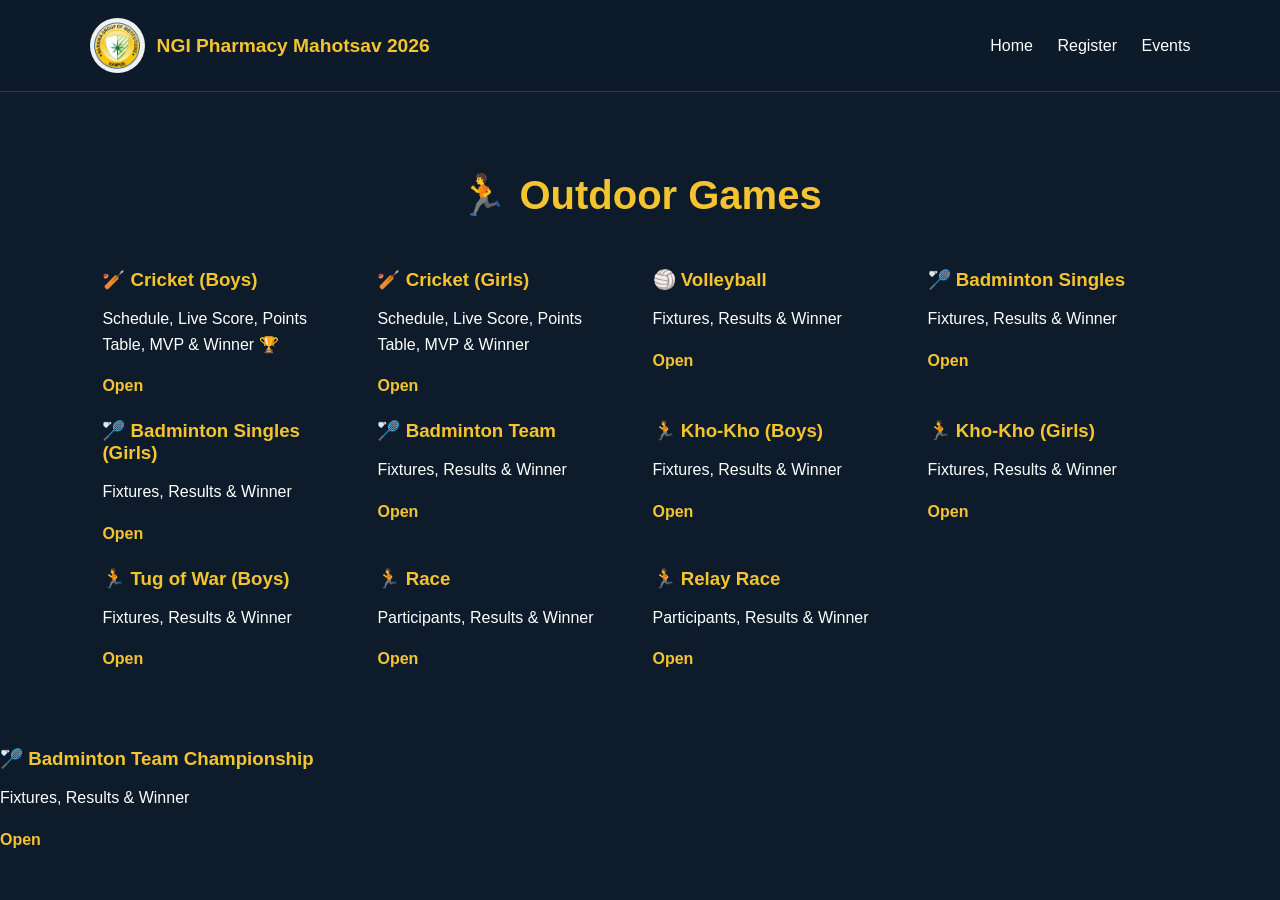
<file: outdoor-games.html>
<!DOCTYPE html><html lang="en">
<head>
<meta charset="UTF-8">
<meta name="viewport" content="width=device-width, initial-scale=1.0">
<title>Outdoor Games | NGI Pharmacy Mahotsav 2026</title>
<link rel="stylesheet" href="style.css">
</head><body><header class="navbar"><div class="logo-area">
<img src="png-clipart-naraina-college-of-engineering-technology-national-sugar-institute-university-tzu-chi-college-of-technology-label-logo.png" class="logo" alt="NGI Logo">
<span>NGI Pharmacy Mahotsav 2026</span>
</div><nav>
<a href="index.html">Home</a>
<a href="registration.html">Register</a>
<a href="events.html">Events</a>
</nav></header><section class="categories"><h2 class="section-title">
🏃 Outdoor Games
</h2><div class="cards"><div class="card">
<h3>🏏 Cricket (Boys)</h3>
<p>Schedule, Live Score, Points Table, MVP & Winner 🏆</p>
<a href="cricket-boys.html">Open</a>
</div><div class="card">
<h3>🏏 Cricket (Girls)</h3>
<p>Schedule, Live Score, Points Table, MVP & Winner</p>
<a href="cricket-girls.html">Open</a>
</div><div class="card">
<h3>🏐 Volleyball</h3>
<p>Fixtures, Results & Winner</p>

<a href="volleyball-boys.html">Open</a>
</div><div class="card">
<h3>🏸 Badminton Singles</h3>
<p>Fixtures, Results & Winner</p>

<a href="badminton-singles.html">Open</a>
</div><div class="card">
<h3>🏸 Badminton Singles (Girls)</h3>
<p>Fixtures, Results & Winner</p>

<a href="badminton-singles-girls.html">Open</a>
</div><div class="card">
<h3>🏸 Badminton Team</h3>
<p>Fixtures, Results & Winner</p>

<a href="badminton-team.html">Open</a>
</div><div class="card">
<h3>🏃 Kho-Kho (Boys)</h3>
<p>Fixtures, Results & Winner</p>
<a href="kho-kho-boys.html">Open</a>
</div>

<div class="card">
<h3>🏃 Kho-Kho (Girls)</h3>
<p>Fixtures, Results & Winner</p>
<a href="kho-kho-girls.html">Open</a>
</div>

<div class="card">
<h3>🏃 Tug of War (Boys)</h3>
<p>Fixtures, Results & Winner</p>
<a href="tug-of-war.html">Open</a>
</div>

<div class="card">
<h3>🏃 Race</h3>
<p>Participants, Results & Winner</p>

<a href="race.html">Open</a>
</div><div class="card">
<h3>🏃 Relay Race</h3>
<p>Participants, Results & Winner</p>

<a href="relay-race.html">Open</a>
</div></div></section></body>
</html>
<div class="card">
<h3>🏸 Badminton Team Championship</h3>
<p>Fixtures, Results & Winner</p>
<a href="badminton-team.html">Open</a>
</div>
</file>
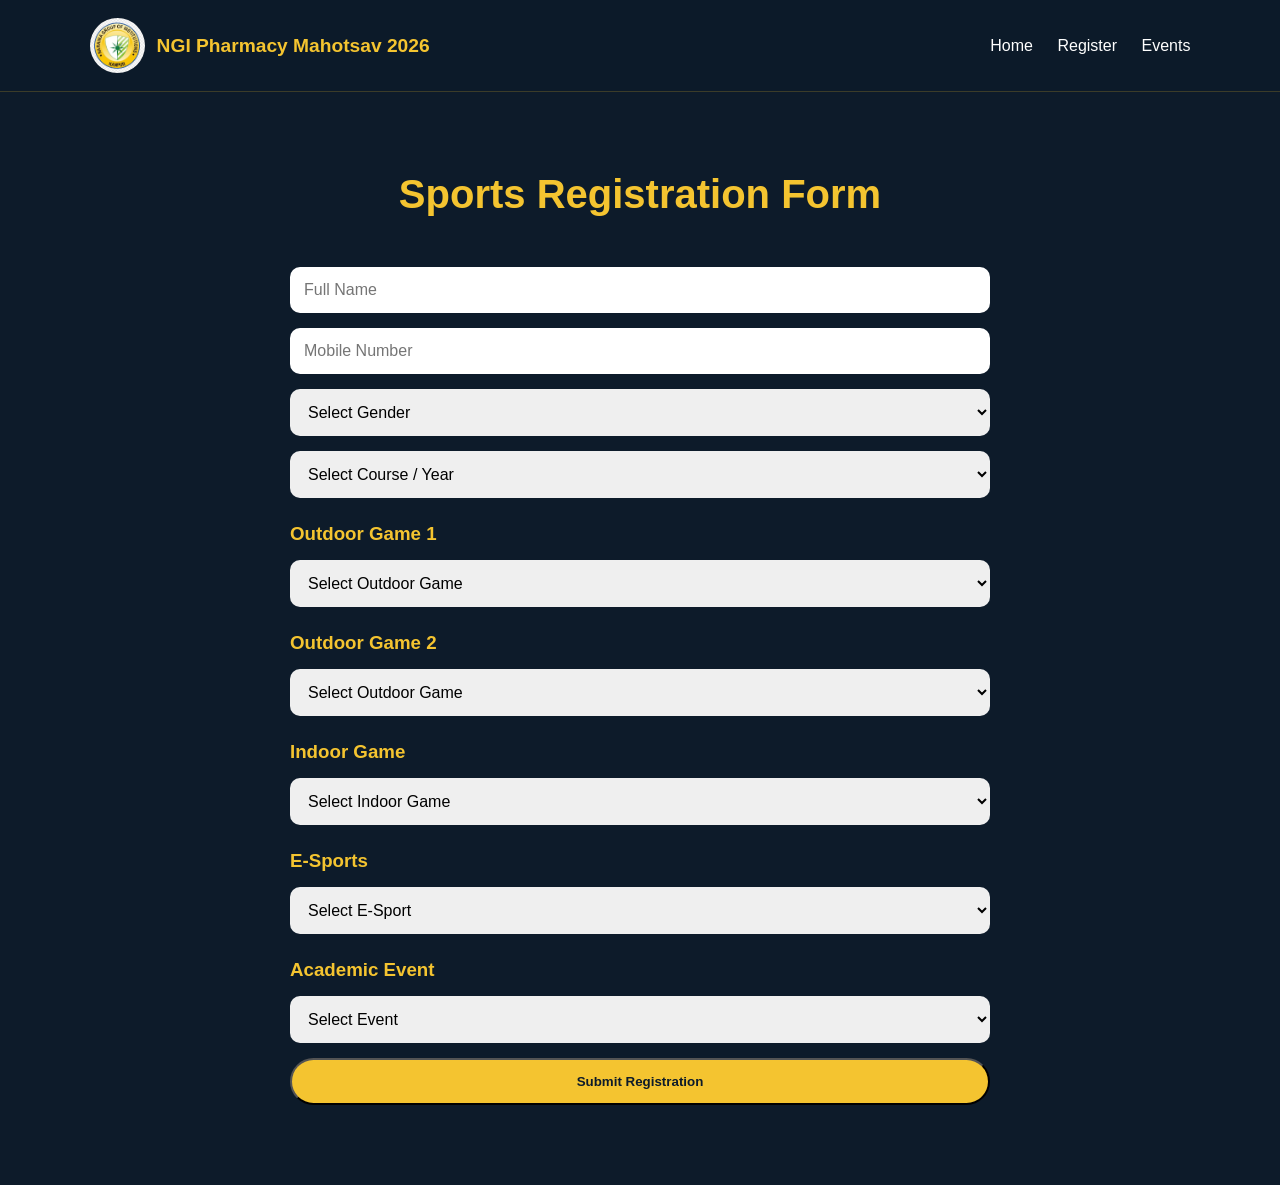
<file: registration.html>
<!DOCTYPE html><html lang="en">
<head>
<meta charset="UTF-8">
<meta name="viewport" content="width=device-width, initial-scale=1.0">
<title>Registration | NGI Pharmacy Mahotsav 2026</title>
<link rel="stylesheet" href="style.css">
</head><body><header class="navbar"><div class="logo-area">
<img src="png-clipart-naraina-college-of-engineering-technology-national-sugar-institute-university-tzu-chi-college-of-technology-label-logo.png" class="logo" alt="NGI Logo">
<span>NGI Pharmacy Mahotsav 2026</span>
</div><nav>
<a href="index.html">Home</a>
<a href="registration.html">Register</a>
<a href="events.html">Events</a>
</nav></header><section class="categories"><h2 class="section-title">
Sports Registration Form
</h2><form class="registration-form"><input type="text" placeholder="Full Name" required><input type="tel" placeholder="Mobile Number" required><select required>
<option value="">Select Gender</option>
<option>Male</option>
<option>Female</option>
</select><select required>
<option value="">Select Course / Year</option><option>B.Pharm 1st Year</option>
<option>B.Pharm 2nd Year</option>
<option>B.Pharm 3rd Year</option>
<option>B.Pharm 4th Year</option><option>D.Pharm 1st Year</option>
<option>D.Pharm 2nd Year</option><option>Pharm D 1st Year</option>
<option>Pharm D 2nd Year</option>
<option>Pharm D 3rd Year</option>
<option>Pharm D 4th Year</option></select><h3>Outdoor Game 1</h3><select>
<option value="">Select Outdoor Game</option>
<option>Cricket (Boys)</option>
<option>Cricket (Girls)</option>
<option>Volleyball</option>
<option>Badminton Singles</option>
<option>Badminton Team</option>
<option>Kho Kho</option>
<option>Tug of War</option>
<option>Race</option>
<option>Relay Race</option>
</select><h3>Outdoor Game 2</h3><select>
<option value="">Select Outdoor Game</option>
<option>Cricket (Boys)</option>
<option>Cricket (Girls)</option>
<option>Volleyball</option>
<option>Badminton Singles</option>
<option>Badminton Team</option>
<option>Kho Kho</option>
<option>Tug of War</option>
<option>Race</option>
<option>Relay Race</option>
</select><h3>Indoor Game</h3><select>
<option value="">Select Indoor Game</option>
<option>Chess</option>
<option>Carrom</option>
<option>Rubik Cube</option>
</select><h3>E-Sports</h3><select>
<option value="">Select E-Sport</option>
<option>BGMI</option>
<option>Free Fire</option>
</select><h3>Academic Event</h3><select>
<option value="">Select Event</option>
<option>Quiz Competition</option>
<option>Debate</option>
<option>Sketching</option>
<option>2 Minute Task</option>
</select><button type="submit" class="btn gold">
Submit Registration
</button></form></section></body>
</html>
</file>
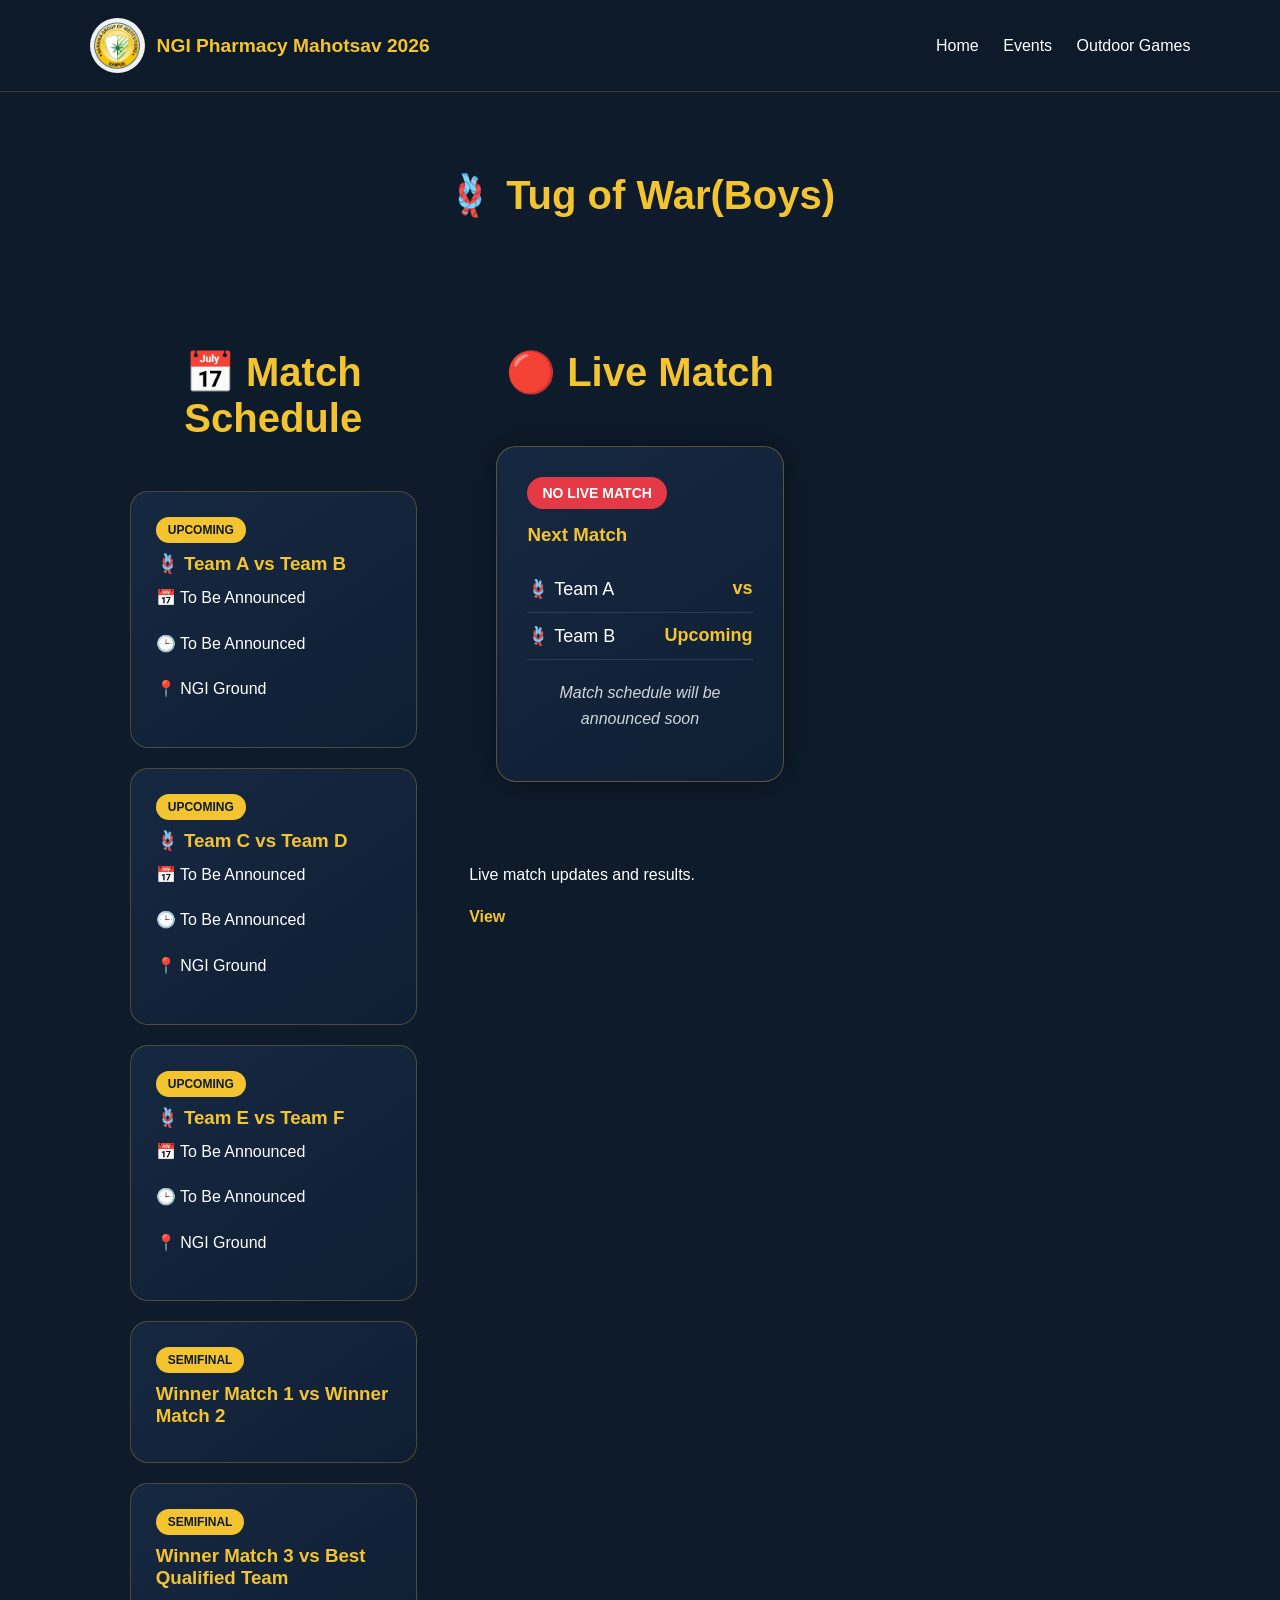
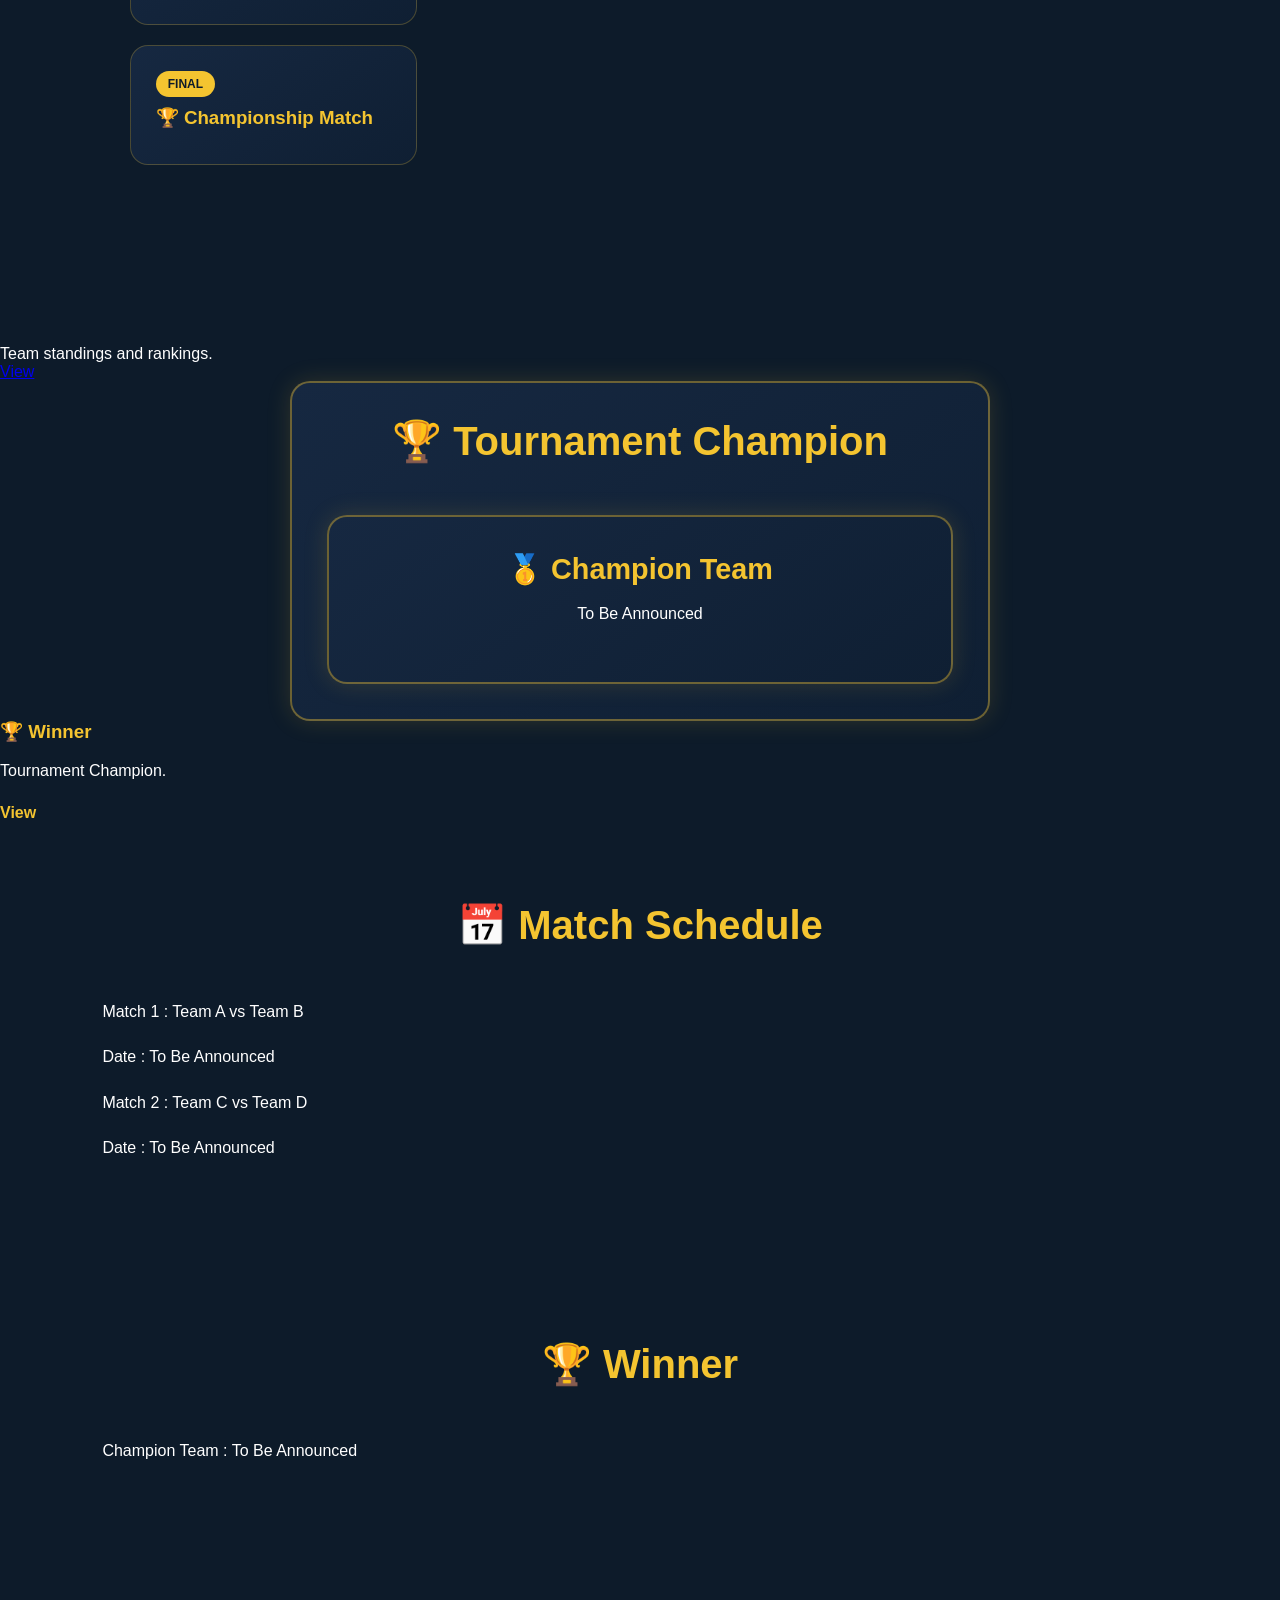
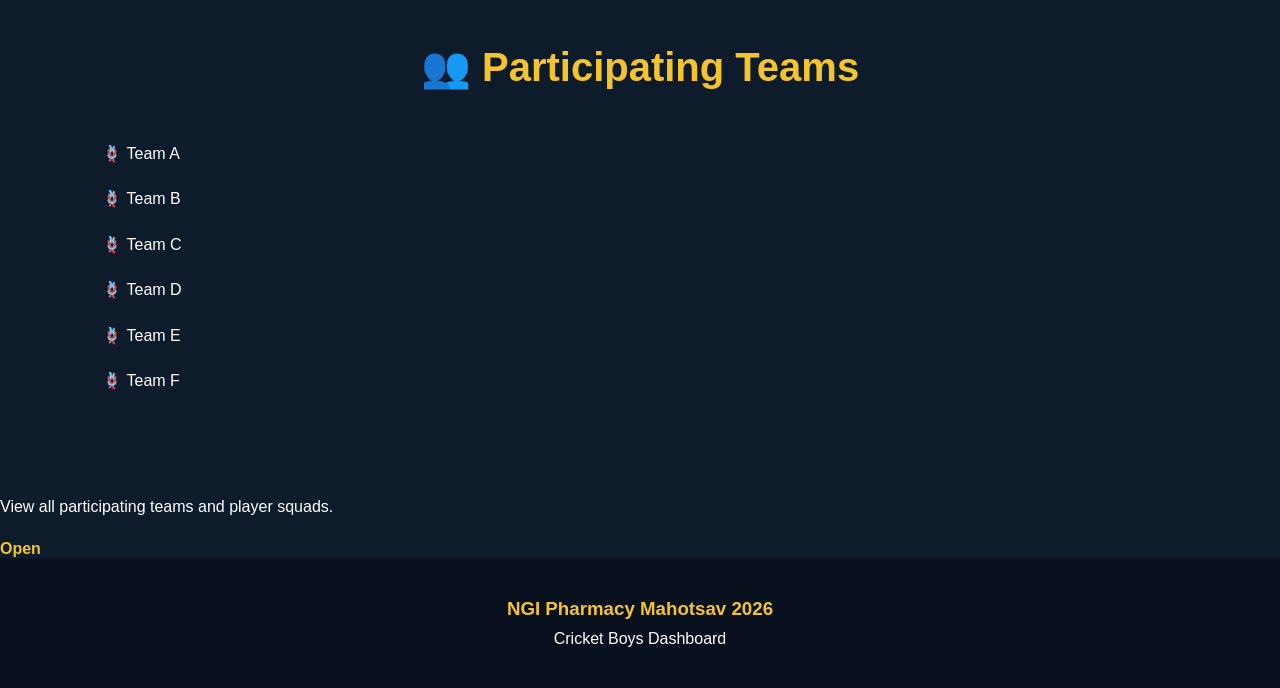
<file: tug-of-war.html>
<!DOCTYPE html><html lang="en">
<head>
<meta charset="UTF-8">
<meta name="viewport" content="width=device-width, initial-scale=1.0">
<title>Tug of War Boys | NGI Pharmacy Mahotsav 2026</title>
<link rel="stylesheet" href="style.css">
</head><body><header class="navbar"><div class="logo-area">
<img src="png-clipart-naraina-college-of-engineering-technology-national-sugar-institute-university-tzu-chi-college-of-technology-label-logo.png" class="logo">
<span>NGI Pharmacy Mahotsav 2026</span>
</div><nav>
<a href="index.html">Home</a>
<a href="events.html">Events</a>
<a href="outdoor-games.html">Outdoor Games</a>
</nav></header><section class="categories"><h2 class="section-title">
🪢 Tug of War(Boys)
</h2><div class="cards"><div class="card">
<section class="categories" id="schedule"><h2 class="section-title">📅 Match Schedule</h2><div class="fixture-card">
<div class="fixture-status upcoming">UPCOMING</div>
<h3>🪢 Team A vs Team B</h3>
<p>📅 To Be Announced</p>
<p>🕒 To Be Announced</p>
<p>📍 NGI Ground</p>
</div>

<div class="fixture-card">
<div class="fixture-status upcoming">UPCOMING</div>
<h3>🪢 Team C vs Team D</h3>
<p>📅 To Be Announced</p>
<p>🕒 To Be Announced</p>
<p>📍 NGI Ground</p>
</div>

<div class="fixture-card">
<div class="fixture-status upcoming">UPCOMING</div>
<h3>🪢 Team E vs Team F</h3>
<p>📅 To Be Announced</p>
<p>🕒 To Be Announced</p>
<p>📍 NGI Ground</p>
</div>

<div class="fixture-card">
<div class="fixture-status upcoming">SEMIFINAL</div>
<h3>Winner Match 1 vs Winner Match 2</h3>
</div>

<div class="fixture-card">
<div class="fixture-status upcoming">SEMIFINAL</div>
<h3>Winner Match 3 vs Best Qualified Team</h3>
</div>

<div class="fixture-card">
<div class="fixture-status upcoming">FINAL</div>
<h3>🏆 Championship Match</h3>
</div>
</div><div class="card">
<section class="categories" id="live">

<h2 class="section-title">🔴 Live Match</h2>

<div class="live-score-card">

<div class="match-status">
NO LIVE MATCH
</div>

<h3>Next Match</h3>

<div class="team-score">
<span>🪢 Team A</span>
<strong>vs</strong>
</div>

<div class="team-score">
<span>🪢 Team B</span>
<strong>Upcoming</strong>
</div>

<p class="match-info">
Match schedule will be announced soon
</p>

</div>

</section>
<p>Live match updates and results.</p>
<a href="#live">View</a>
</div><div class="card">

</section>
<p>Team standings and rankings.</p>
<a href="#points">View</a>
</div><div class="card">
<section><div class="award-card"<section class="categories" id="winner"><h2 class="section-title">🏆 Tournament Champion</h2><div class="award-card">
<h3>🥇 Champion Team</h3>
<p>To Be Announced</p>
</div></section>
<div class="card">
<h3>🏆 Winner</h3>
<p>Tournament Champion.</p>
<a href="#winner">View</a>
</div></div></section><section class="categories" id="schedule"><h2 class="section-title">📅 Match Schedule</h2><div class="card">
<p>Match 1 : Team A vs Team B</p>
<p>Date : To Be Announced</p>
</div><div class="card">
<p>Match 2 : Team C vs Team D</p>
<p>Date : To Be Announced</p>
</div>
</div></section><section class="categories" id="winner"><h2 class="section-title">🏆 Winner</h2><div class="card">
<p>Champion Team : To Be Announced</p>
</div>
</section>

<section class="categories">
<h2 class="section-title">👥 Participating Teams</h2>

<div class="card">
<p>🪢 Team A</p>
</div>

<div class="card">
<p>🪢 Team B</p>
</div>

<div class="card">
<p>🪢 Team C</p>
</div>

<div class="card">
<p>🪢 Team D</p>
</div>

<div class="card">
<p>🪢 Team E</p>
</div>

<div class="card">
<p>🪢 Team F</p>
</div>

</section>

<div class="card">
<p>View all participating teams and player squads.</p>
<a href="tug-of-war.html">Open</a>
</div>

</section>
</div></section><footer>
<h3>NGI Pharmacy Mahotsav 2026</h3>
<p>Cricket Boys Dashboard</p>
</footer></body>
  </html>
</file>
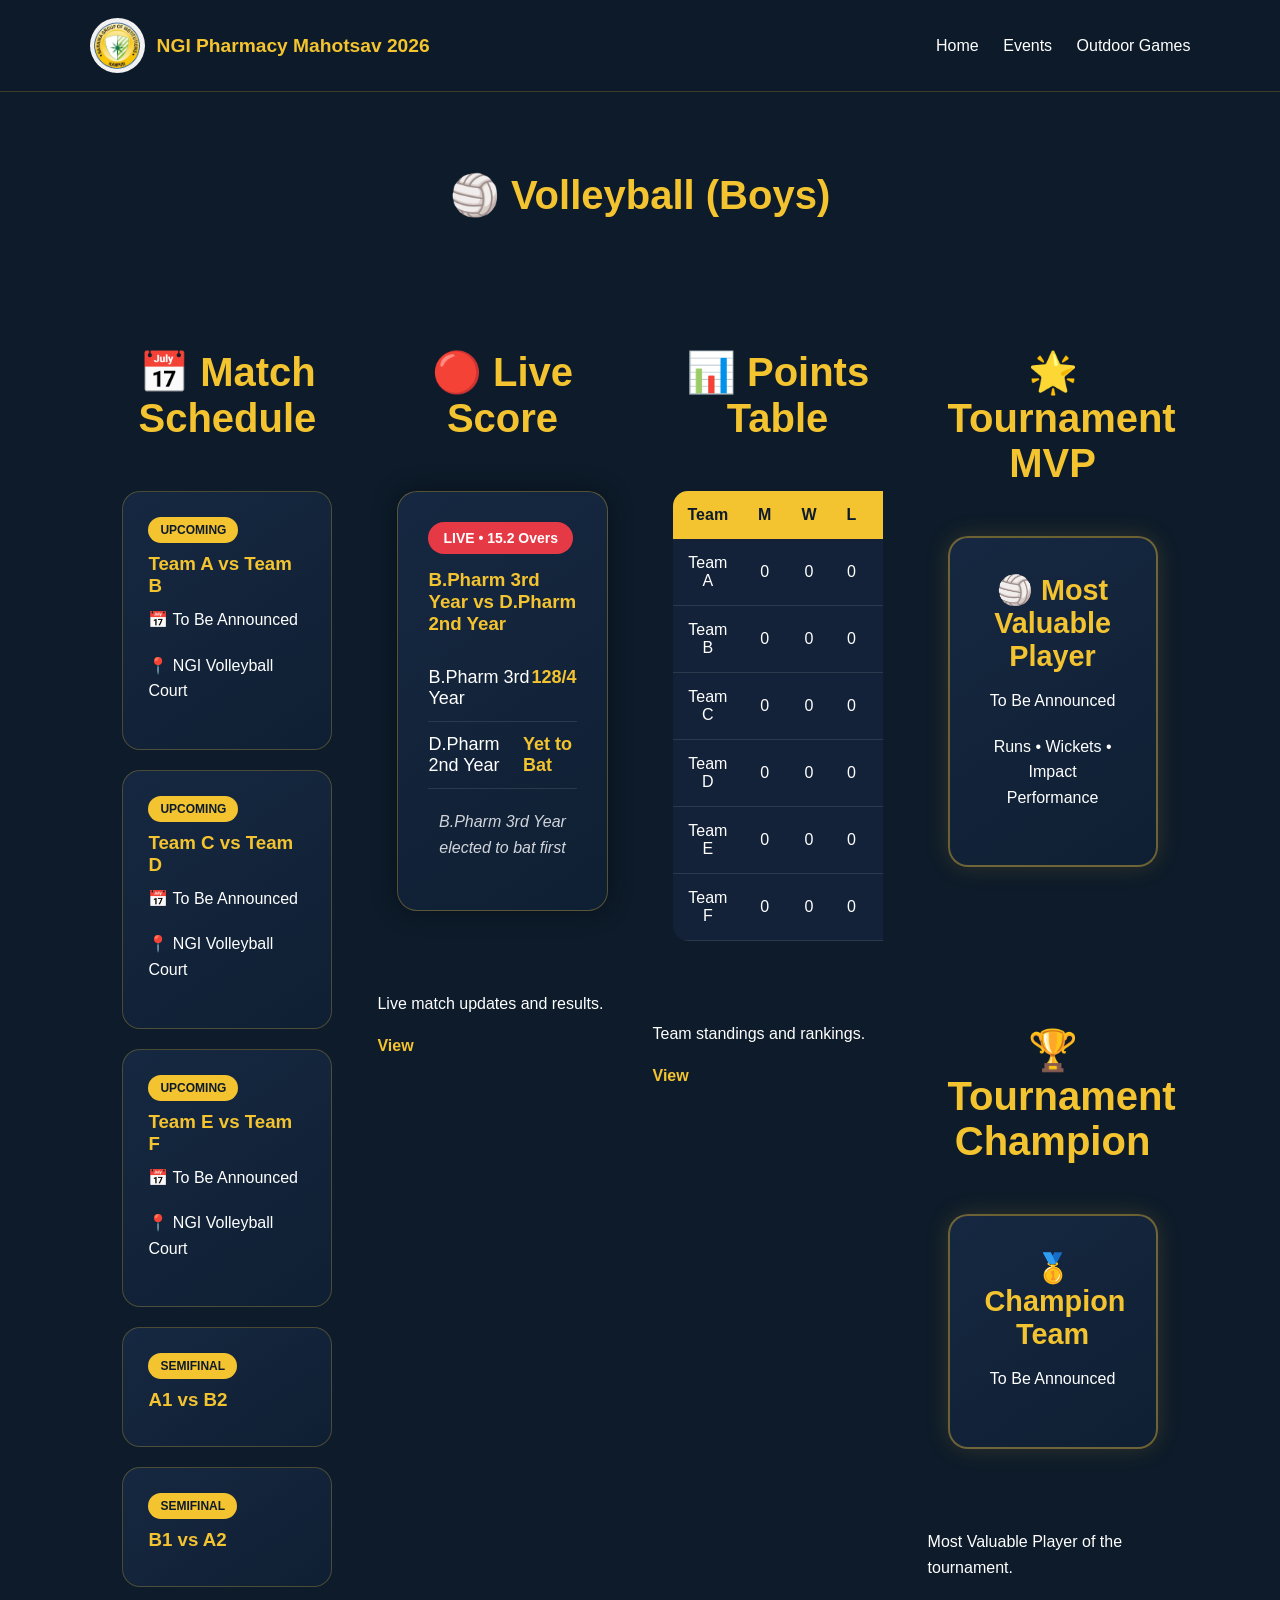
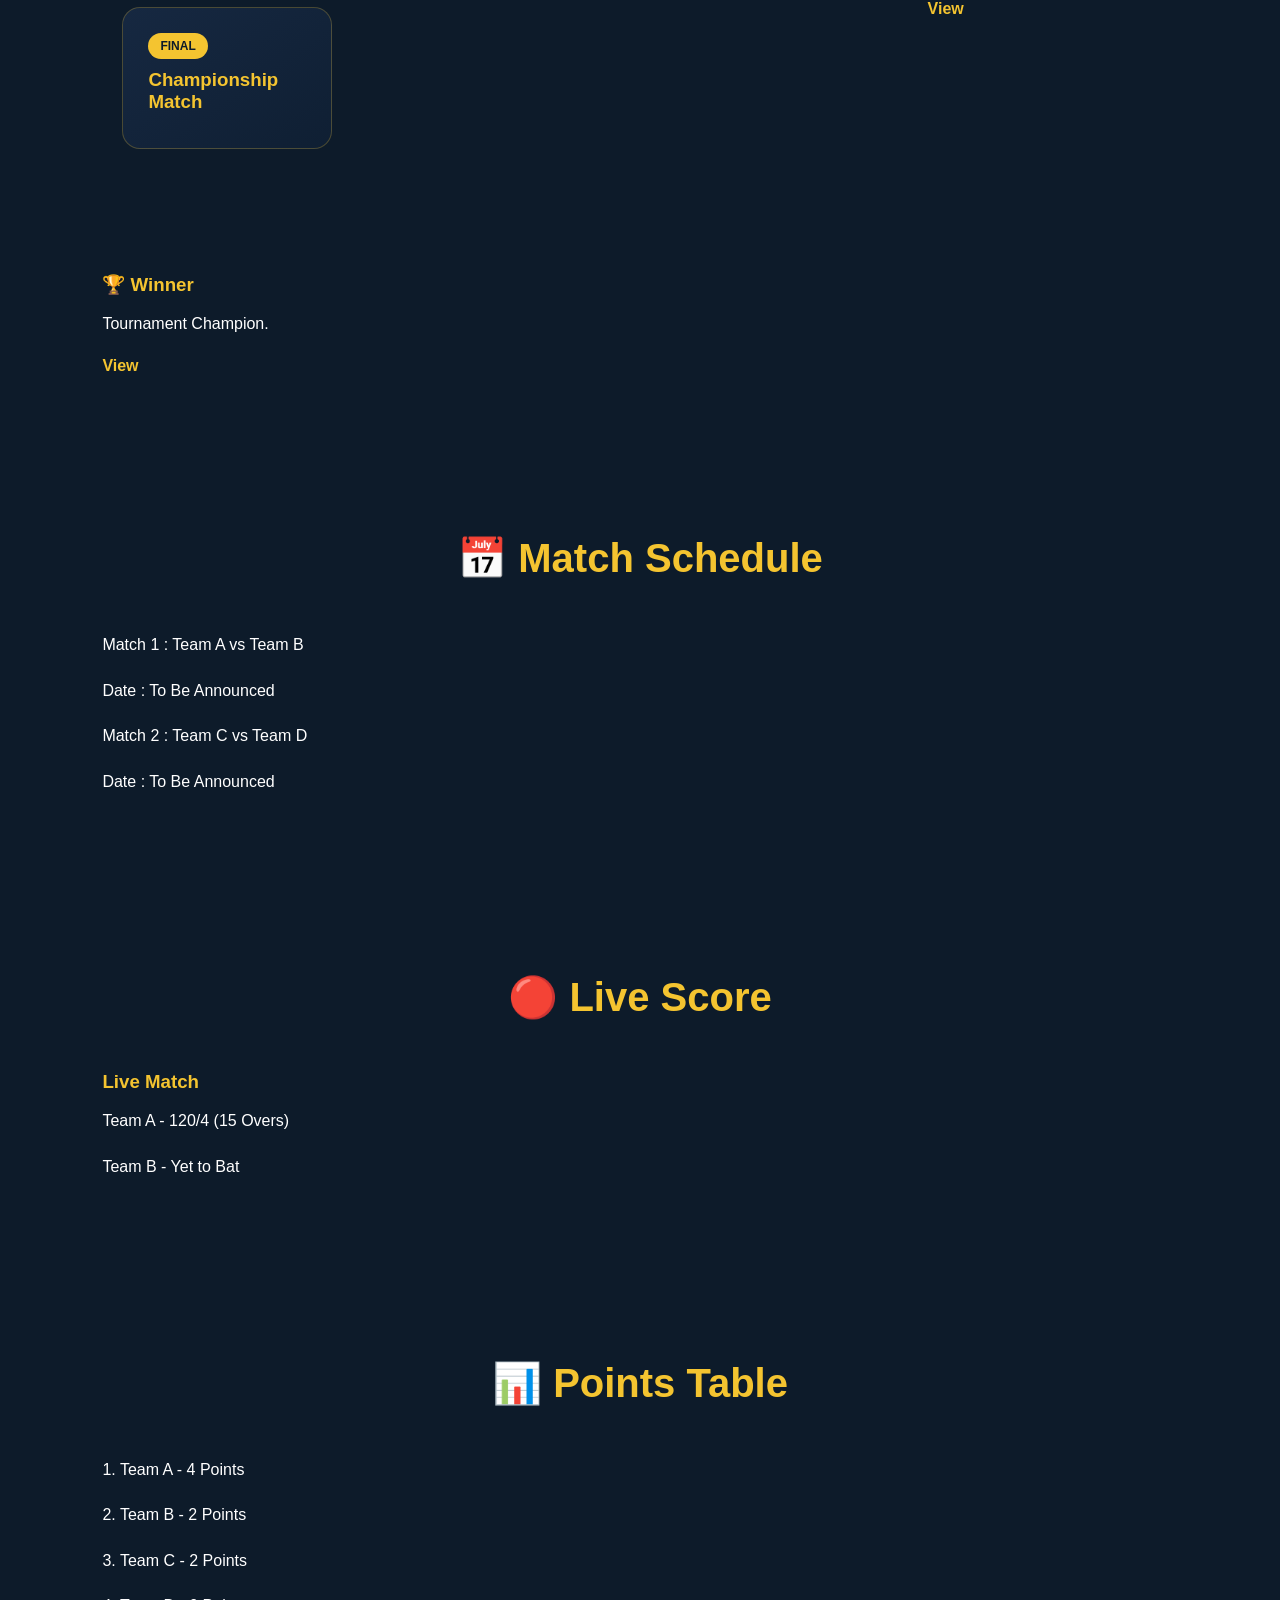
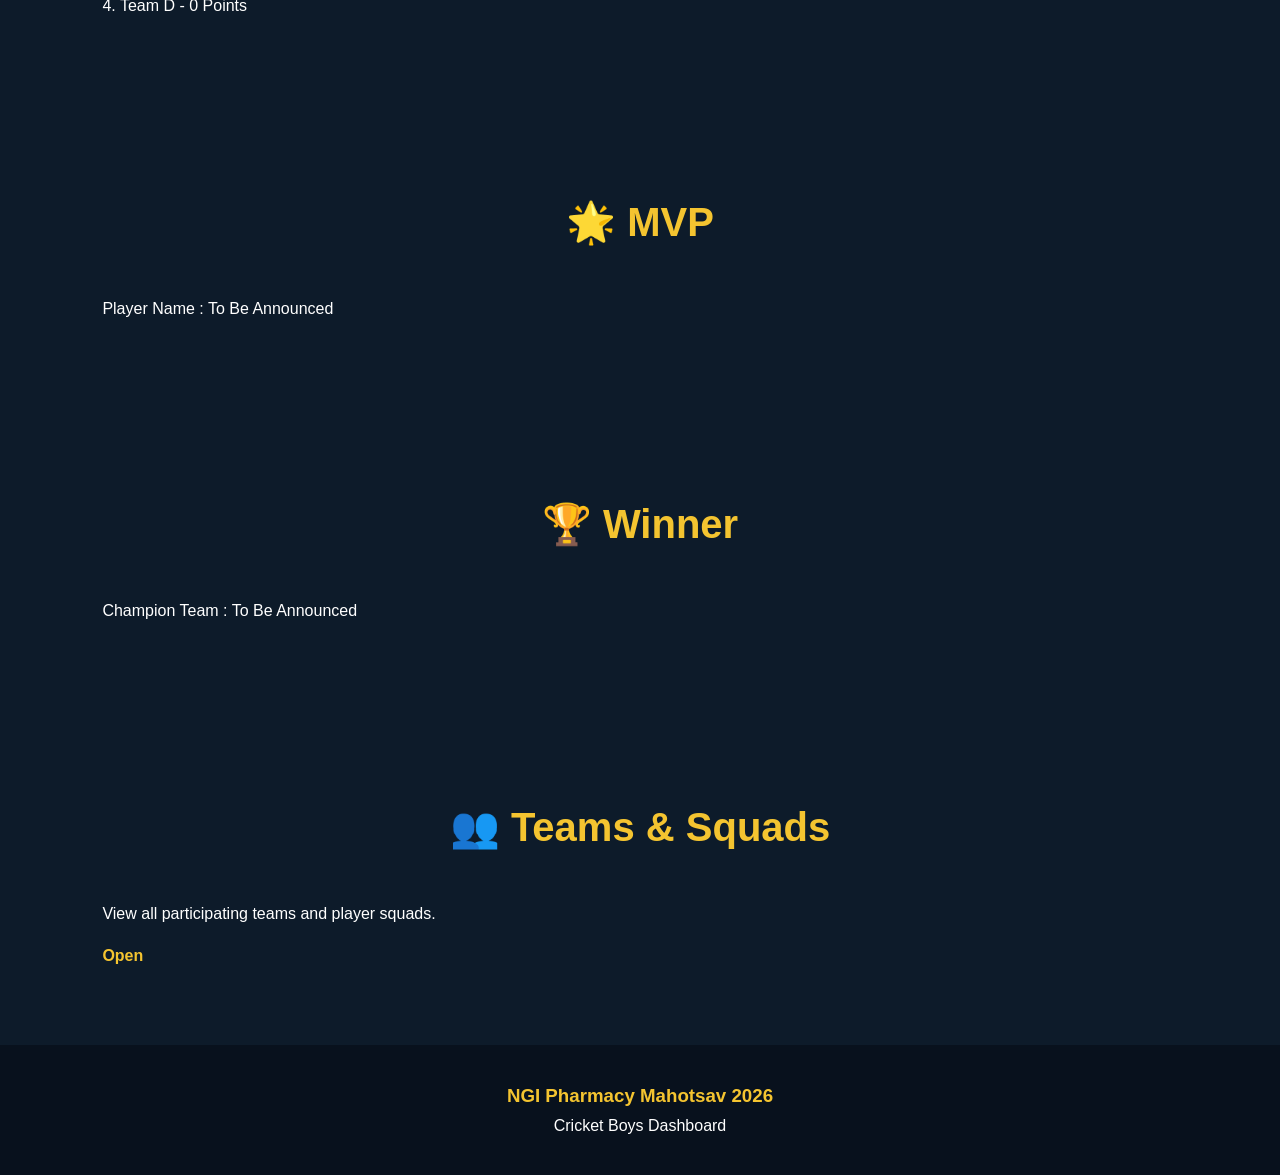
<file: volleyball-boys.html>
<!DOCTYPE html><html lang="en">
<head>
<meta charset="UTF-8">
<meta name="viewport" content="width=device-width, initial-scale=1.0">
<title>Volleyball Boys | NGI Pharmacy Mahotsav 2026</title>
<link rel="stylesheet" href="style.css">
</head><body><header class="navbar"><div class="logo-area">
<img src="png-clipart-naraina-college-of-engineering-technology-national-sugar-institute-university-tzu-chi-college-of-technology-label-logo.png" class="logo">
<span>NGI Pharmacy Mahotsav 2026</span>
</div><nav>
<a href="index.html">Home</a>
<a href="events.html">Events</a>
<a href="outdoor-games.html">Outdoor Games</a>
</nav></header><section class="categories"><h2 class="section-title">
🏐 Volleyball (Boys)
</h2><div class="cards"><div class="card">
<section class="categories" id="schedule"><h2 class="section-title">📅 Match Schedule</h2><div class="fixture-card">
<div class="fixture-status upcoming">UPCOMING</div>
<h3>Team A vs Team B</h3>
<p>📅 To Be Announced</p>
<p>📍 NGI Volleyball Court</p>
</div><div class="fixture-card">
<div class="fixture-status upcoming">UPCOMING</div>
<h3>Team C vs Team D</h3>
<p>📅 To Be Announced</p>
<p>📍 NGI Volleyball Court</p>
</div><div class="fixture-card">
<div class="fixture-status upcoming">UPCOMING</div>
<h3>Team E vs Team F</h3>
<p>📅 To Be Announced</p>
<p>📍 NGI Volleyball Court</p>
</div><div class="fixture-card">
<div class="fixture-status upcoming">SEMIFINAL</div>
<h3>A1 vs B2</h3>
</div><div class="fixture-card">
<div class="fixture-status upcoming">SEMIFINAL</div>
<h3>B1 vs A2</h3>
</div><div class="fixture-card">
<div class="fixture-status upcoming">FINAL</div>
<h3>Championship Match</h3>
</div>
</div><div class="card">
<section class="categories" id="live">

<h2 class="section-title">🔴 Live Score</h2>

<div class="live-score-card">

<div class="match-status">
LIVE • 15.2 Overs
</div>

<h3>B.Pharm 3rd Year vs D.Pharm 2nd Year</h3>

<div class="team-score">
<span>B.Pharm 3rd Year</span>
<strong>128/4</strong>
</div>

<div class="team-score">
<span>D.Pharm 2nd Year</span>
<strong>Yet to Bat</strong>
</div>

<p class="match-info">
B.Pharm 3rd Year elected to bat first
</p>

</div>

</section>
<p>Live match updates and results.</p>
<a href="#live">View</a>
</div><div class="card">
<section class="categories" id="points">

<h2 class="section-title">📊 Points Table</h2>

<div class="table-container">

<table class="points-table">

<thead>
<tr>
<th>Team</th>
<th>M</th>
<th>W</th>
<th>L</th>
<th>NRR</th>
<th>Pts</th>
</tr>
</thead>

<tbody>

<tr><td>Team A</td><td>0</td><td>0</td><td>0</td><td>0.000</td><td>0</td></tr>
<tr><td>Team B</td><td>0</td><td>0</td><td>0</td><td>0.000</td><td>0</td></tr>
<tr><td>Team C</td><td>0</td><td>0</td><td>0</td><td>0.000</td><td>0</td></tr>
<tr><td>Team D</td><td>0</td><td>0</td><td>0</td><td>0.000</td><td>0</td></tr>
<tr><td>Team E</td><td>0</td><td>0</td><td>0</td><td>0.000</td><td>0</td></tr>
<tr><td>Team F</td><td>0</td><td>0</td><td>0</td><td>0.000</td><td>0</td></tr>

</tbody>

</table>

</div>

</section>
<p>Team standings and rankings.</p>
<a href="#points">View</a>
</div><div class="card">
<section class="categories" id="mvp"><h2 class="section-title">🌟 Tournament MVP</h2><div class="award-card">
<h3>🏐 Most Valuable Player</h3>
<p>To Be Announced</p>
<p>Runs • Wickets • Impact Performance</p>
</div></section><section class="categories" id="winner"><h2 class="section-title">🏆 Tournament Champion</h2><div class="award-card">
<h3>🥇 Champion Team</h3>
<p>To Be Announced</p>
</div></section>
<p>Most Valuable Player of the tournament.</p>
<a href="#mvp">View</a>
</div><div class="card">
<h3>🏆 Winner</h3>
<p>Tournament Champion.</p>
<a href="#winner">View</a>
</div></div></section><section class="categories" id="schedule"><h2 class="section-title">📅 Match Schedule</h2><div class="card">
<p>Match 1 : Team A vs Team B</p>
<p>Date : To Be Announced</p>
</div><div class="card">
<p>Match 2 : Team C vs Team D</p>
<p>Date : To Be Announced</p>
</div></section><section class="categories" id="live"><h2 class="section-title">🔴 Live Score</h2><div class="card">
<h3>Live Match</h3>
<p>Team A - 120/4 (15 Overs)</p>
<p>Team B - Yet to Bat</p>
</div></section><section class="categories" id="points"><h2 class="section-title">📊 Points Table</h2><div class="card">
<p>1. Team A - 4 Points</p>
<p>2. Team B - 2 Points</p>
<p>3. Team C - 2 Points</p>
<p>4. Team D - 0 Points</p>
</div></section><section class="categories" id="mvp"><h2 class="section-title">🌟 MVP</h2><div class="card">
<p>Player Name : To Be Announced</p>
</div></section><section class="categories" id="winner"><h2 class="section-title">🏆 Winner</h2><div class="card">
<p>Champion Team : To Be Announced</p>
</div>
</section>

<section class="categories">
<h2 class="section-title">👥 Teams & Squads</h2>

<div class="card">
<p>View all participating teams and player squads.</p>
<a href="volleyball-boys.html">Open</a>
</div>

</section>
</div></section><footer>
<h3>NGI Pharmacy Mahotsav 2026</h3>
<p>Cricket Boys Dashboard</p>
</footer></body>
        </html>
</file>
<file: style.css>
*{
margin:0;
padding:0;
box-sizing:border-box;
font-family:'Segoe UI',sans-serif;
}

body{
background:#0D1B2A;
color:#ffffff;
overflow-x:hidden;
}

/* NAVBAR */

.navbar{
display:flex;
justify-content:space-between;
align-items:center;
padding:18px 7%;
background:rgba(13,27,42,0.95);
backdrop-filter:blur(10px);
position:sticky;
top:0;
z-index:1000;
border-bottom:1px solid rgba(244,196,48,0.2);
}

.logo-area{
display:flex;
align-items:center;
gap:12px;
}

.logo{
width:55px;
height:55px;
border-radius:50%;
object-fit:cover;
}

.logo-area span{
font-size:1.2rem;
font-weight:700;
color:#F4C430;
}

nav a{
color:#fff;
text-decoration:none;
margin-left:20px;
font-weight:500;
transition:0.3s;
}

nav a:hover{
color:#F4C430;
}

/* HERO SECTION */

.hero{
height:90vh;
background:
linear-gradient(rgba(13,27,42,0.75),
rgba(13,27,42,0.85)),
url('Screenshot_20260613_143852.jpg');
background-size:cover;
background-position:center;
display:flex;
justify-content:center;
align-items:center;
text-align:center;
}

.hero-content{
max-width:850px;
padding:20px;
}

.hero h1{
font-size:4.8rem;
font-weight:900;
color:#F4C430;
margin-bottom:20px;
text-shadow:
0 0 10px rgba(244,196,48,0.5),
0 0 20px rgba(244,196,48,0.4),
0 0 40px rgba(244,196,48,0.3);
letter-spacing:2px;
}

.hero p{
font-size:1.3rem;
margin-bottom:35px;
color:#e5e7eb;
}

/* BUTTONS */

.buttons{
display:flex;
justify-content:center;
gap:20px;
flex-wrap:wrap;
}

.btn{
padding:14px 30px;
border-radius:50px;
font-weight:700;
text-decoration:none;
transition:0.3s;
}

.gold{
background:#F4C430;
color:#0D1B2A;
}

.gold:hover{
transform:translateY(-3px);
box-shadow:0 0 25px rgba(244,196,48,0.6);
}

.dark{
border:2px solid #F4C430;
color:#F4C430;
}

.dark:hover{
background:#F4C430;
color:#0D1B2A;
}

/* STATS */

.stats{
display:grid;
grid-template-columns:repeat(auto-fit,minmax(180px,1fr));
gap:20px;
padding:60px 8%;
background:#132238;
}

.stat-card{
background:linear-gradient(145deg,#162841,#0f1f33);
padding:30px;
text-align:center;
border-radius:18px;
border:1px solid rgba(244,196,48,0.25);
transition:0.3s;
}

.stat-card:hover{
transform:translateY(-8px);
box-shadow:0 0 25px rgba(244,196,48,0.25);
}

.stat-card h2{
color:#F4C430;
font-size:2.3rem;
margin-bottom:10px;
}

/* CATEGORIES */

.categories{
padding:80px 8%;
}

.section-title{
text-align:center;
font-size:2.5rem;
color:#F4C430;
margin-bottom:50px;
}

.cards{
display:grid;
grid-template-columns:repeat(auto-fit,minmax(250px,1fr));
gap:25px;
}

.ca.c.card{
background:linear-gradient(145deg,#162841,#0f1f33);
padding:30px;
border-radius:20px;
transition:0.3s;
border:1px solid rgba(244,196,48,0.2);
}

.gold:hover{
transform:translateY(-3px) scale(1.05);
box-shadow:0 0 30px rgba(244,196,48,0.7);
  }
back
pa


.card:hover{
transform:translateY(-10px);
box-shadow:0 0 25px rgba(244,196,48,0.2);
}

.card h3{
margin-bottom:15px;
color:#F4C430;
}

.card p{
line-height:1.6;
margin-bottom:20px;
}

.card a{
text-decoration:none;
color:#F4C430;
font-weight:700;
}

/* QUOTE */

.quote{
padding:80px 10%;
text-align:center;
background:#132238;
}

.quote h2{
font-size:2rem;
color:#F4C430;
font-style:italic;
}

/* FOOTER */

footer{
background:#08111d;
padding:40px;
text-align:center;
}

footer h3{
color:#F4C430;
margin-bottom:10px;
}

/* MOBILE */

@media(max-width:768px){

.navbar{
flex-direction:column;
gap:15px;
}

nav{
display:flex;
flex-wrap:wrap;
justify-content:center;
}

.hero h1{
font-size:2.5rem;
}

.hero p{
font-size:1rem;
}

.section-title{
font-size:2rem;
}

.quote h2{
font-size:1.4rem;
}

}
.registration-form{
max-width:700px;
margin:auto;
display:flex;
flex-direction:column;
gap:15px;
}

.registration-form input,
.registration-form select{
padding:14px;
border-radius:10px;
border:none;
font-size:16px;
}

.registration-form h3{
color:#F4C430;
margin-top:10px;
}
.live-score-card{
max-width:700px;
margin:auto;
background:linear-gradient(145deg,#162841,#0f1f33);
border-radius:20px;
padding:30px;
border:1px solid rgba(244,196,48,0.3);
box-shadow:0 0 25px rgba(0,0,0,0.4);
}

.match-status{
display:inline-block;
background:#e63946;
color:white;
padding:8px 15px;
border-radius:30px;
font-size:14px;
font-weight:700;
margin-bottom:15px;
}

.live-score-card h3{
color:#F4C430;
margin-bottom:20px;
}

.team-score{
display:flex;
justify-content:space-between;
padding:12px 0;
border-bottom:1px solid rgba(255,255,255,0.1);
font-size:18px;
}

.team-score strong{
color:#F4C430;
}

.match-info{
margin-top:20px;
text-align:center;
font-style:italic;
color:#d1d5db;
}
.table-container{
overflow-x:auto;
}

.points-table{
width:100%;
border-collapse:collapse;
background:#132238;
border-radius:15px;
overflow:hidden;
}

.points-table th{
background:#F4C430;
color:#0D1B2A;
padding:15px;
text-align:center;
}

.points-table td{
padding:15px;
text-align:center;
border-bottom:1px solid rgba(255,255,255,0.1);
}

.points-table tr:hover{
background:#1B2E4B;
  }
.fixture-card{
background:linear-gradient(145deg,#162841,#0f1f33);
padding:25px;
border-radius:18px;
margin-bottom:20px;
border:1px solid rgba(244,196,48,0.25);
}

.fixture-card h3{
color:#F4C430;
margin:10px 0;
}

.fixture-status{
display:inline-block;
padding:6px 12px;
border-radius:20px;
font-size:12px;
font-weight:700;
}

.upcoming{
background:#f4c430;
color:#0D1B2A;
}

.completed{
background:#16a34a;
color:white;
}

.live{
background:#dc2626;
color:white;
}
.award-card{
max-width:700px;
margin:auto;
padding:35px;
text-align:center;
background:linear-gradient(145deg,#162841,#0f1f33);
border-radius:20px;
border:2px solid rgba(244,196,48,0.4);
box-shadow:0 0 25px rgba(244,196,48,0.15);
}

.award-card h3{
color:#F4C430;
margin-bottom:15px;
font-size:1.8rem;
}
</file>
